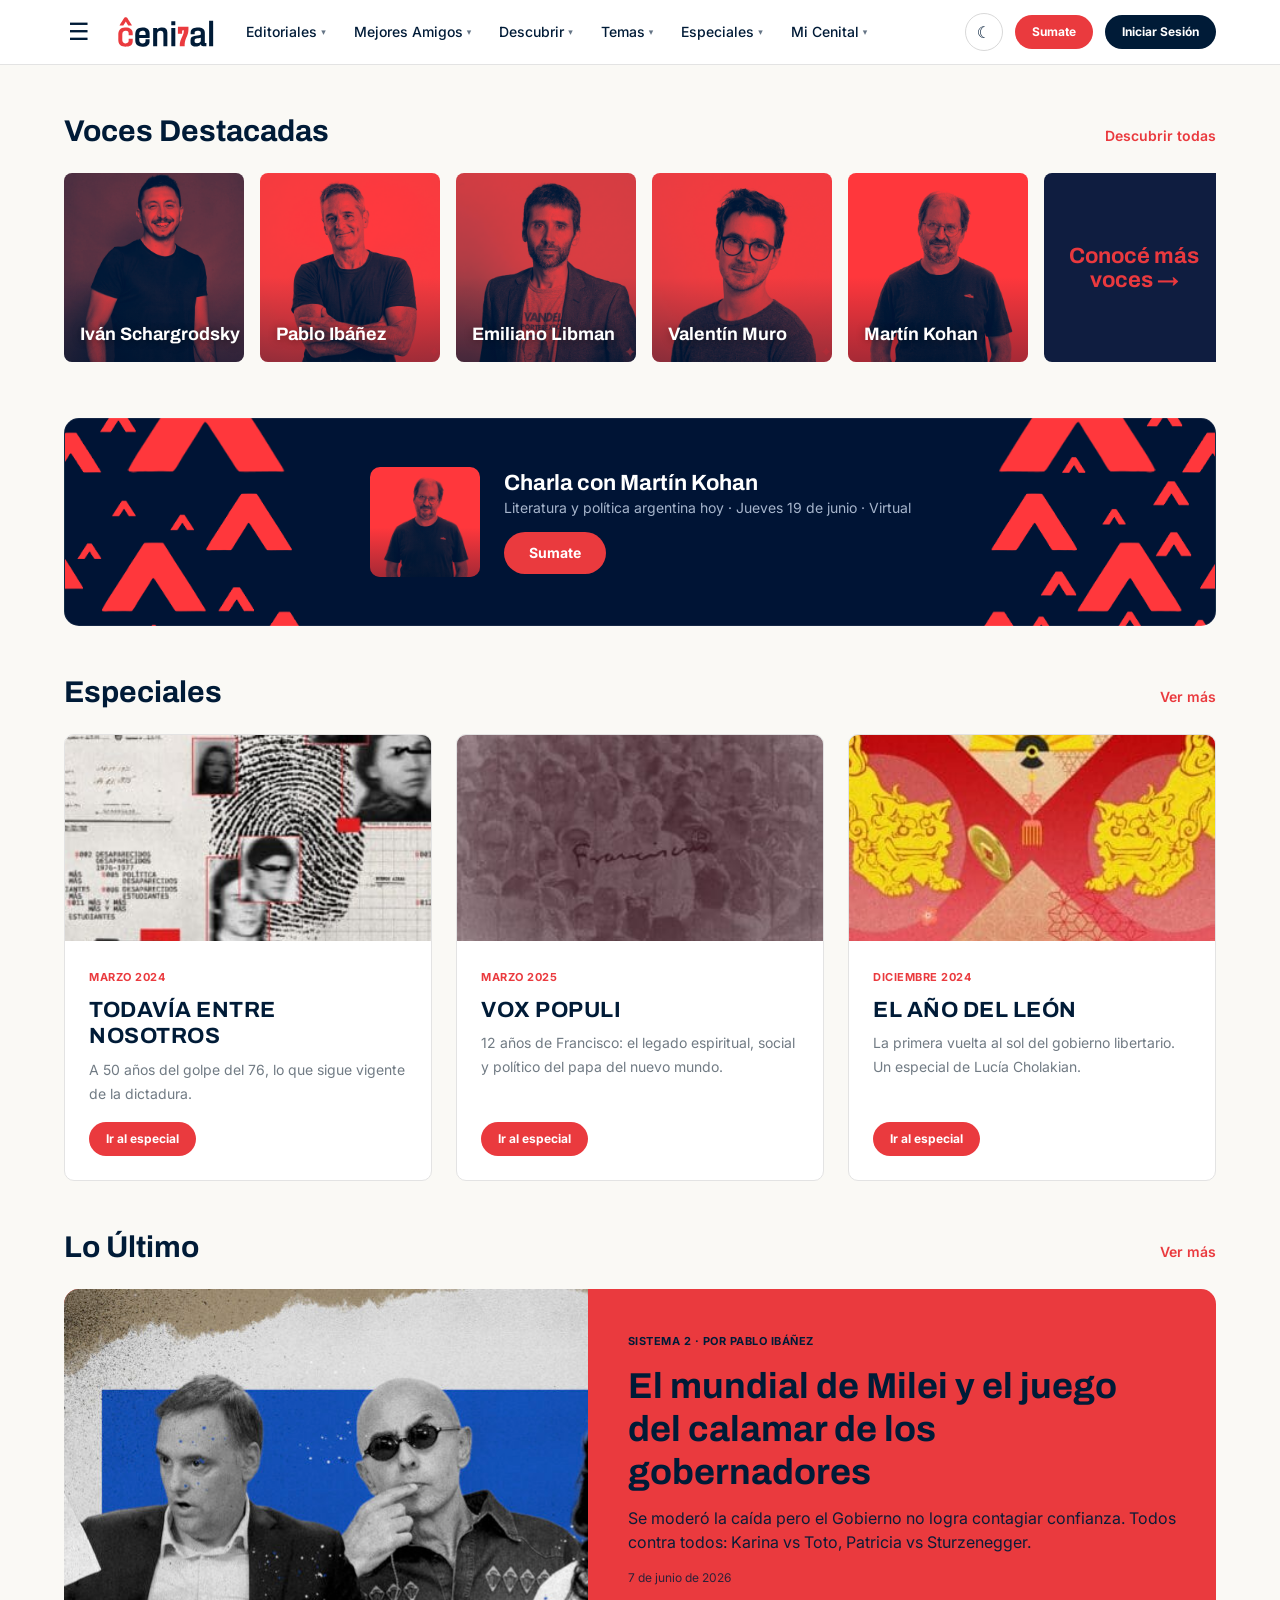
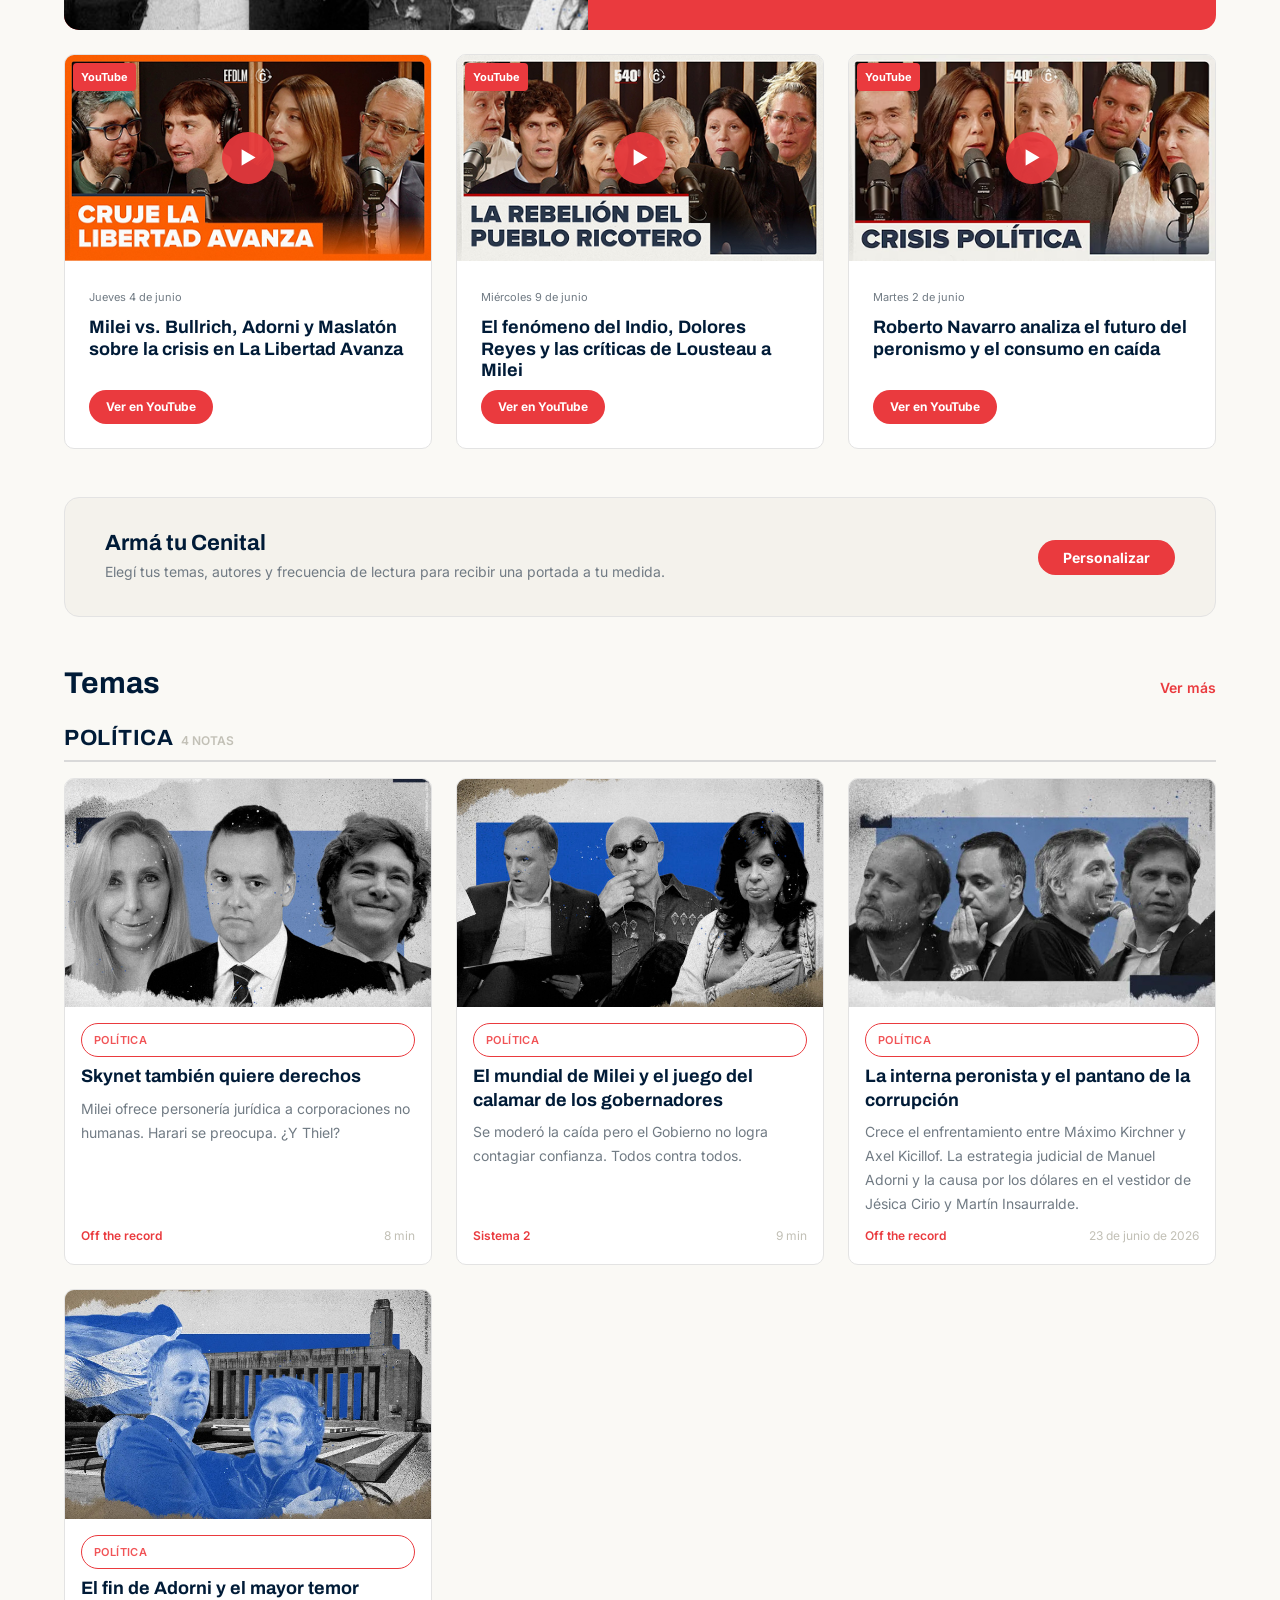
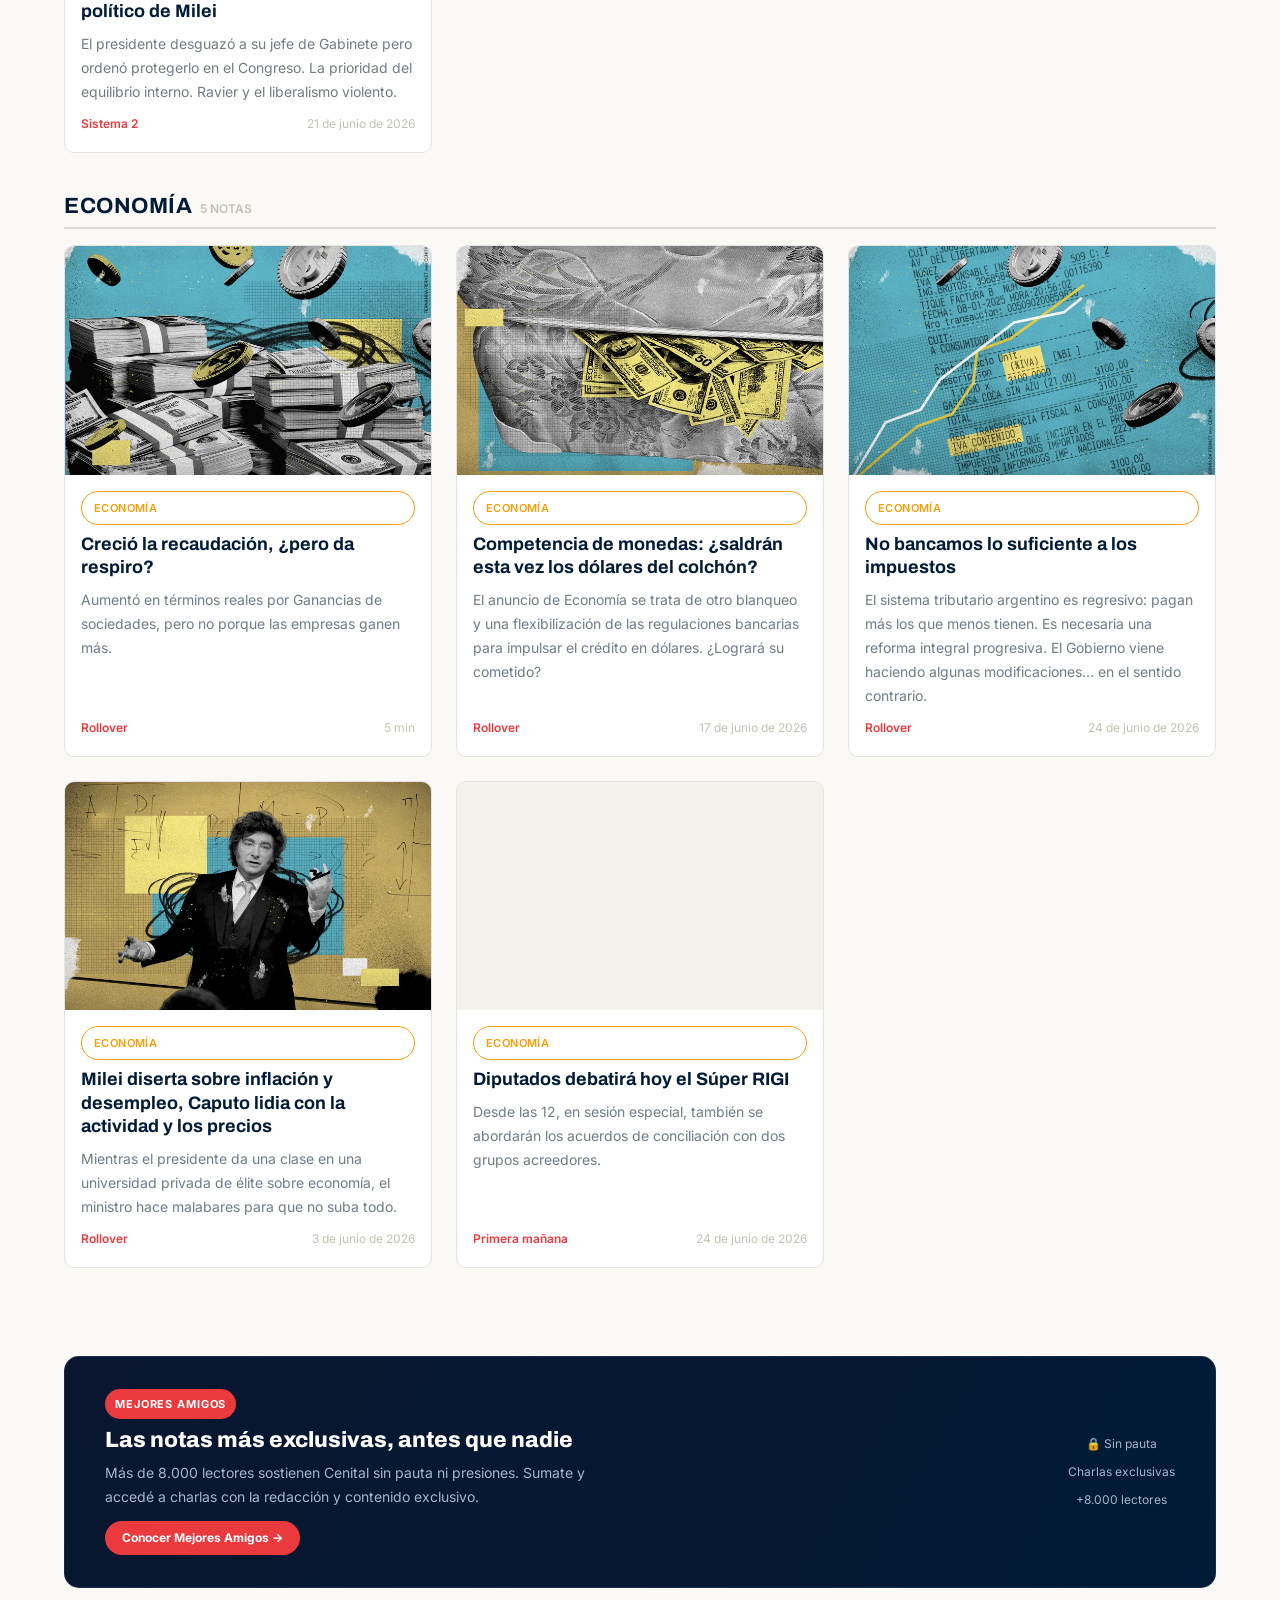
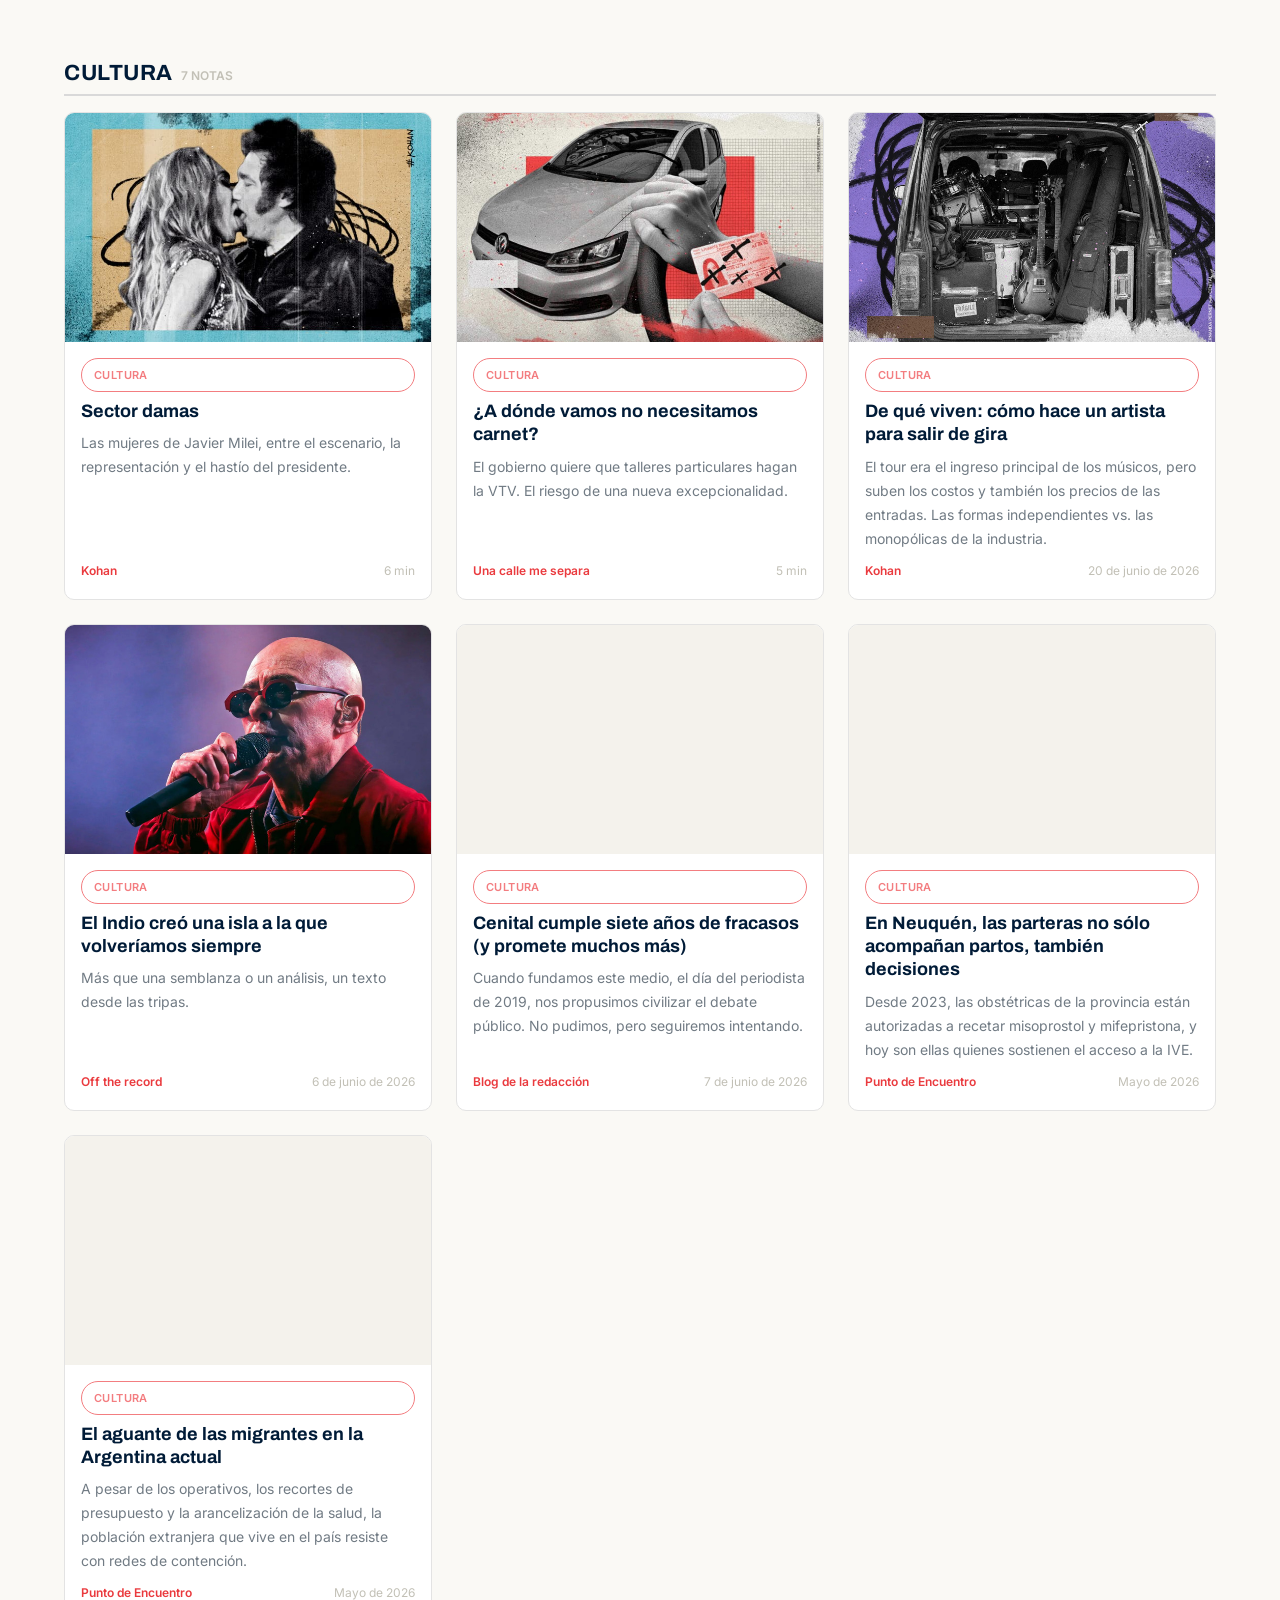
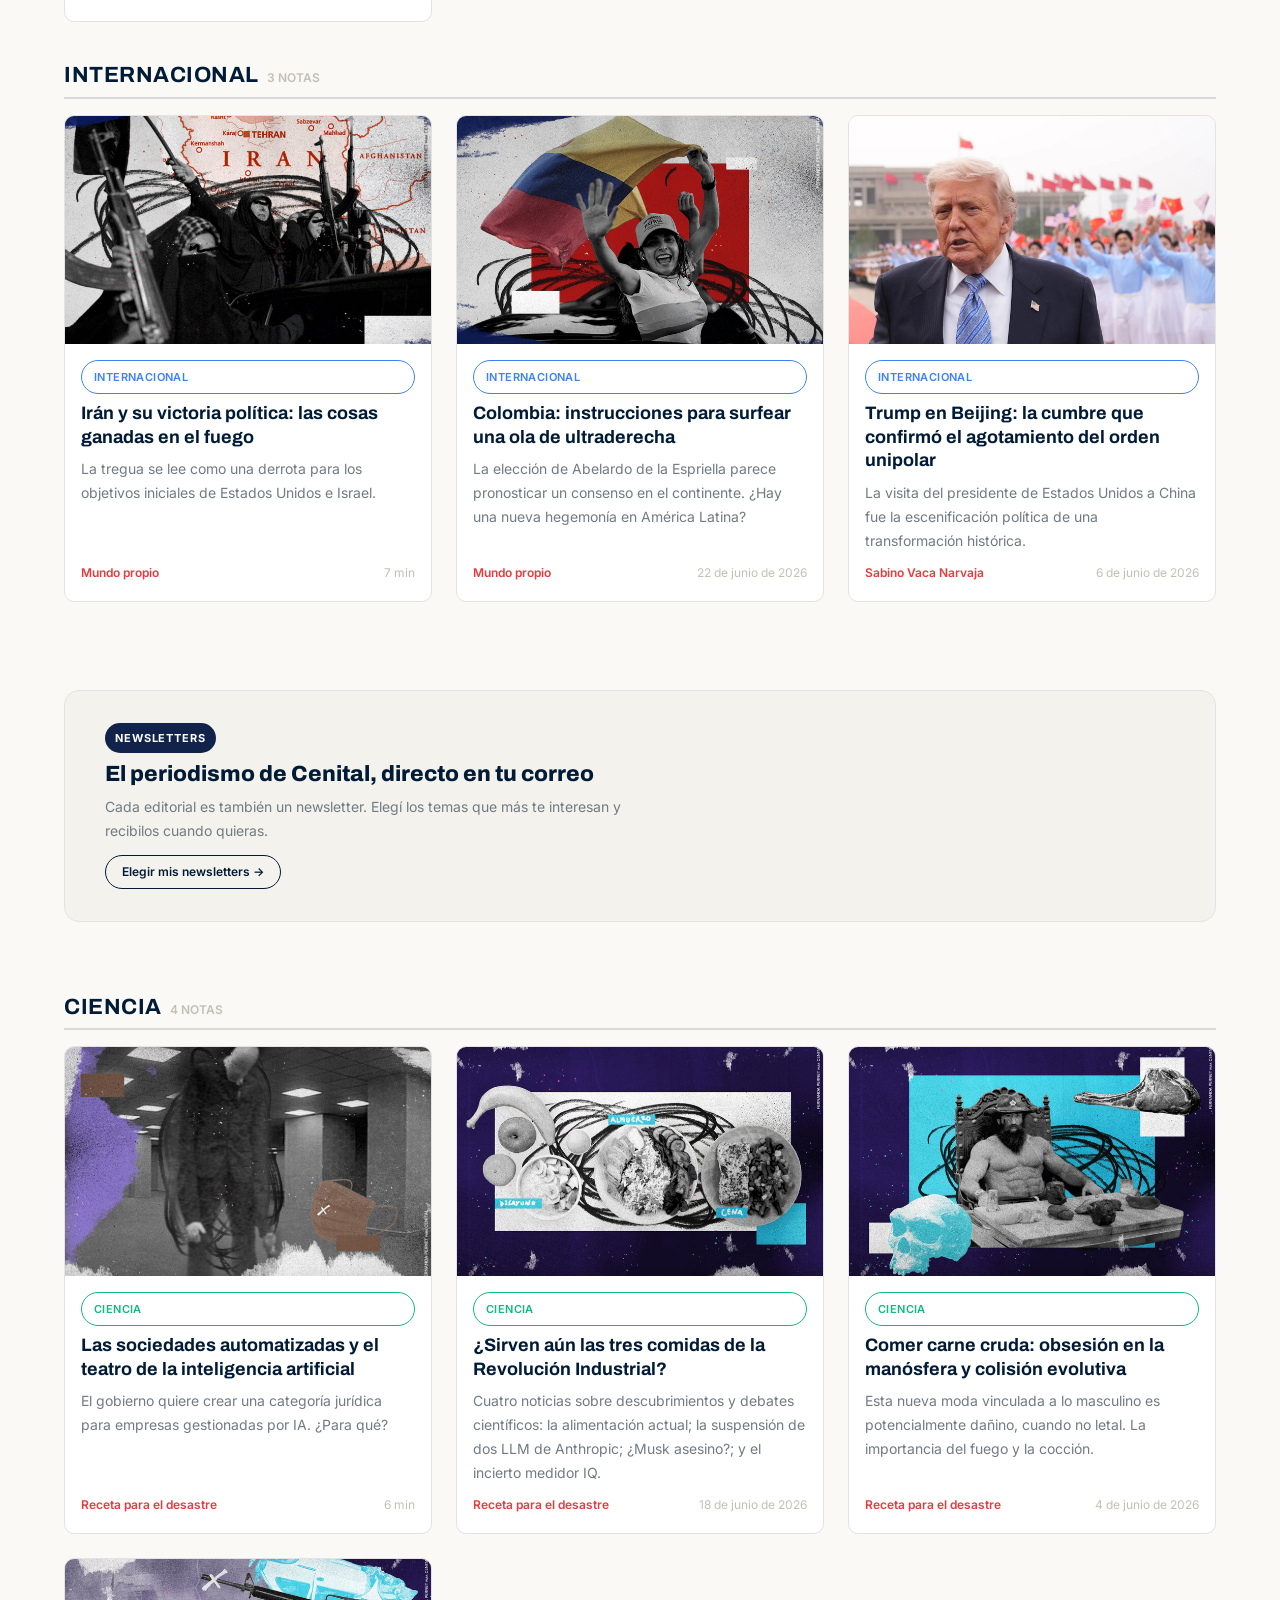
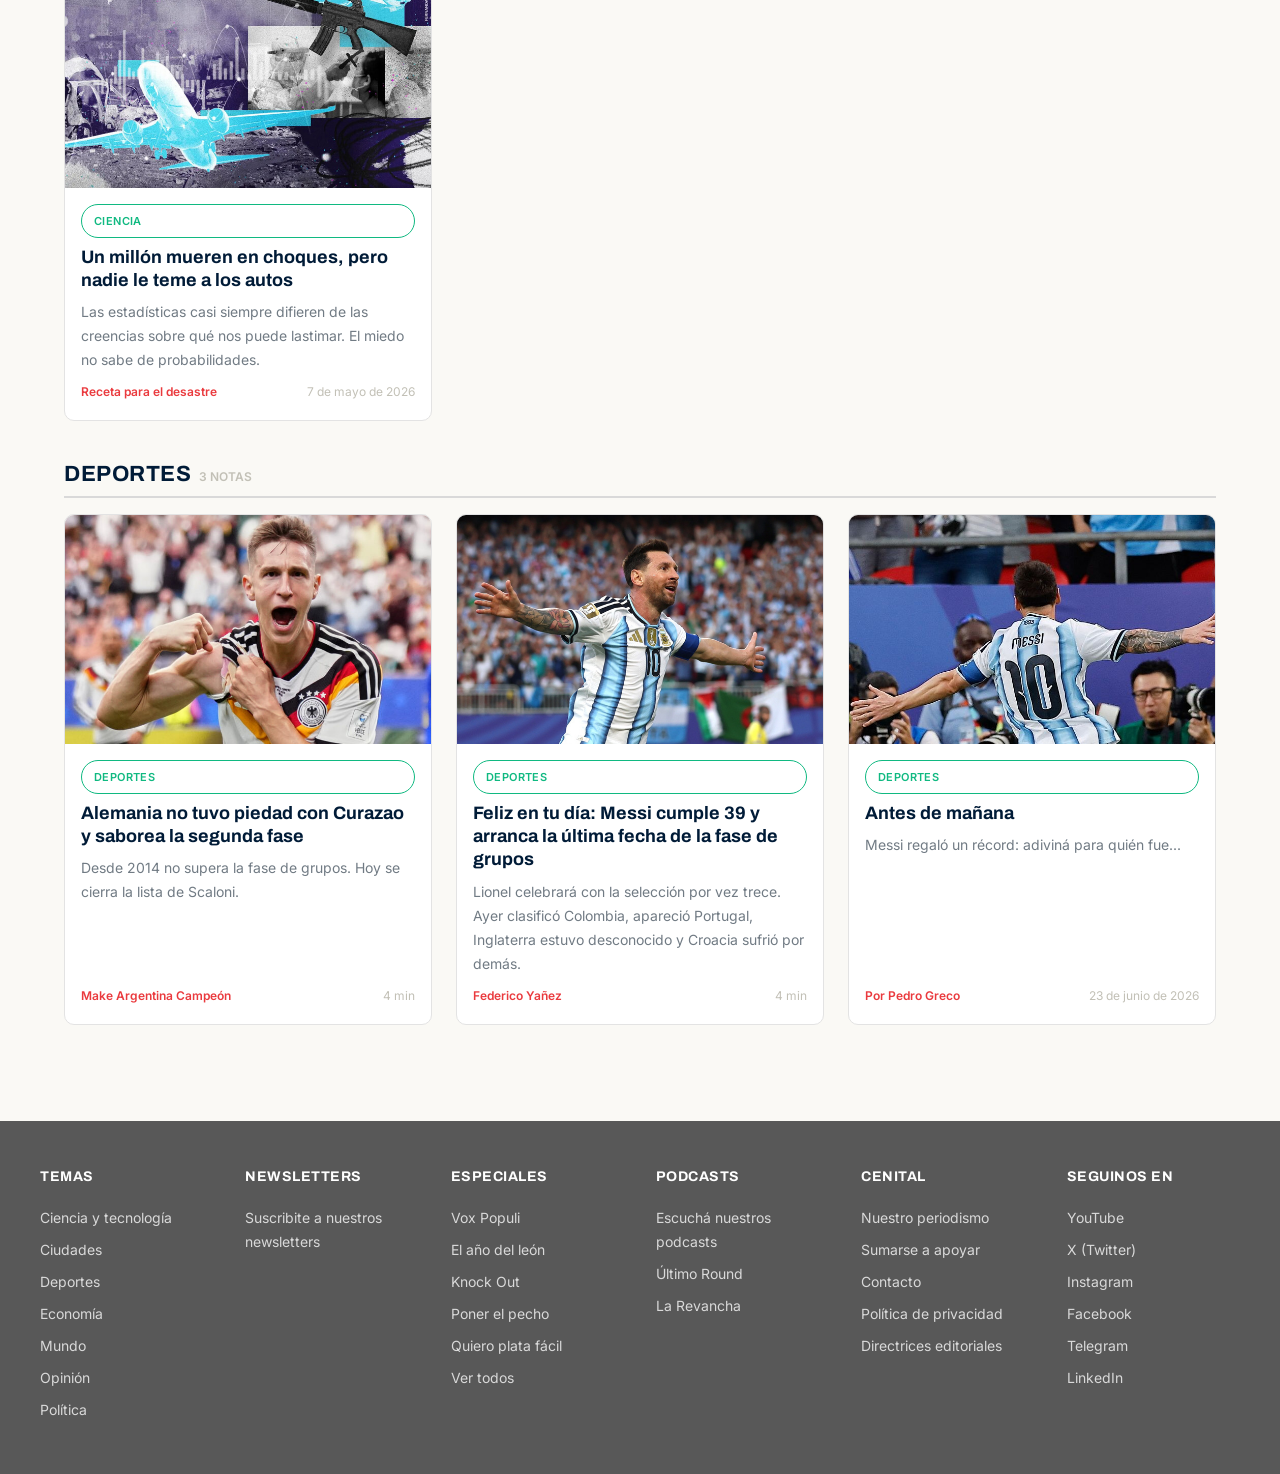
<file: index.html>
<!DOCTYPE html>
<html lang="es">
<head>
    <meta charset="UTF-8">
    <meta name="viewport" content="width=device-width, initial-scale=1.0">
    <title>Cenital — Periodismo de calidad</title>
    <script>(function(){try{var t=localStorage.getItem('cenital.theme');if(t!=='light'&&t!=='dark'){t=(window.matchMedia&&matchMedia('(prefers-color-scheme: dark)').matches)?'dark':'light';}document.documentElement.setAttribute('data-theme',t);}catch(e){}})();</script>
    <link rel="stylesheet" href="styles.css">
</head>
<body class="theme-dark" data-page="">

    <div id="site-header"></div>

    <main class="container">

        <!-- Hero personalizado: visible sólo con sesión activa, lo rellena app.js -->
        <div id="personal-hero"></div>

        <!-- Voces destacadas -->
        <section class="section" aria-labelledby="voces-title">
            <div class="section-head">
                <h2 class="section-title" id="voces-title">Voces Destacadas</h2>
                <a class="link-more" href="descubrir.html">Descubrir todas</a>
            </div>
            <div class="voices-grid" id="voices-grid"></div>
        </section>

        <!-- Banner evento (mismo diseño que Mejores Amigos) -->
        <section class="section">
            <div class="friends-event">
                <div class="chevrons"></div>
                <div class="fe-inner">
                    <div class="fe-avatar portrait photo" style="background-image:url('imagenes/Martin%20Kohan.png')" role="img" aria-label="Martín Kohan"></div>
                    <div>
                        <h3>Charla con Martín Kohan</h3>
                        <p>Literatura y política argentina hoy · Jueves 19 de junio · Virtual</p>
                        <a href="amigos.html" class="btn btn-primary">Sumate</a>
                    </div>
                </div>
            </div>
        </section>

        <!-- Especiales -->
        <section class="section" aria-labelledby="esp-title">
            <div class="section-head">
                <h2 class="section-title" id="esp-title">Especiales</h2>
                <a class="link-more" href="especiales.html">Ver más</a>
            </div>
            <div class="grid grid-3">
                <article class="card-dark">
                    <div class="card-img bg-cover" style="background-image:url('imagenes/notas/esp-24m.jpg')"></div>
                    <div class="card-body">
                        <span class="eyebrow">Marzo 2024</span>
                        <h3>Todavía entre nosotros</h3>
                        <p>A 50 años del golpe del 76, lo que sigue vigente de la dictadura.</p>
                        <a href="especial.html?id=todavia" class="btn btn-primary btn-sm">Ir al especial</a>
                    </div>
                </article>
                <article class="card-dark">
                    <div class="card-img bg-cover" style="background-image:url('imagenes/notas/esp-vox.jpg')"></div>
                    <div class="card-body">
                        <span class="eyebrow">Marzo 2025</span>
                        <h3>Vox Populi</h3>
                        <p>12 años de Francisco: el legado espiritual, social y político del papa del nuevo mundo.</p>
                        <a href="especial.html?id=vox" class="btn btn-primary btn-sm">Ir al especial</a>
                    </div>
                </article>
                <article class="card-dark">
                    <div class="card-img bg-cover" style="background-image:url('imagenes/notas/esp-leon.jpg')"></div>
                    <div class="card-body">
                        <span class="eyebrow">Diciembre 2024</span>
                        <h3>El año del león</h3>
                        <p>La primera vuelta al sol del gobierno libertario. Un especial de Lucía Cholakian.</p>
                        <a href="especial.html?id=leon" class="btn btn-primary btn-sm">Ir al especial</a>
                    </div>
                </article>
            </div>
        </section>

        <!-- Lo último -->
        <section class="section" aria-labelledby="ultimo-title">
            <div class="section-head">
                <h2 class="section-title" id="ultimo-title">Lo Último</h2>
                <a class="link-more" href="descubrir.html">Ver más</a>
            </div>

            <a class="feature-card" href="articulo.html?id=a8" style="text-decoration:none;color:inherit">
                <div class="feature-img bg-cover" style="background-image:url('imagenes/notas/nota-sistema2.jpg')"></div>
                <div class="feature-body">
                    <span class="eyebrow">Sistema 2 · por Pablo Ibáñez</span>
                    <h3>El mundial de Milei y el juego del calamar de los gobernadores</h3>
                    <p>Se moderó la caída pero el Gobierno no logra contagiar confianza. Todos contra todos: Karina vs Toto, Patricia vs Sturzenegger.</p>
                    <span class="date">7 de junio de 2026</span>
                </div>
            </a>

            <div class="grid grid-3" id="videos-grid"></div>
        </section>

        <!-- Banner personalización (contextual) -->
        <section class="section">
            <div class="perso-banner" id="perso-banner"></div>
        </section>

        <!-- Temas (personalizable) -->
        <section class="section" id="temas" aria-labelledby="temas-title">
            <div class="section-head">
                <h2 class="section-title" id="temas-title">Temas</h2>
                <a class="link-more" href="descubrir.html">Ver más</a>
            </div>
            <!-- Barra "Tus temas": señal visual de los intereses activos (rellena app.js) -->
            <div id="interests-bar"></div>
            <div class="temas-groups" id="temas-grid"></div>
        </section>

    </main>

    <div id="site-footer"></div>

    <script src="data.js"></script>
    <script src="app.js"></script>
    <script>
        document.addEventListener("DOMContentLoaded", function () {
            // Voces destacadas con fotos reales
            var vg = document.getElementById("voices-grid");
            if (vg) {
                vg.innerHTML = window.CENITAL_DATA.VOICES.slice(0, 5).map(function (v) {
                    var bg = v.image ? ' style="background-image:url(\'' + v.image + '\')"' : '';
                    var cls = v.image ? 'voice-card portrait photo' : 'voice-card portrait';
                    return '<a class="' + cls + '" href="editoriales.html"' + bg + '>' +
                        (v.image ? '' : '<span class="initials">' + window.Cenital.initials(v.name) + '</span>') +
                        '<span class="voice-name">' + v.name + '</span></a>';
                }).join("") +
                '<a class="voice-card more" href="descubrir.html">Conocé más voces &rarr;</a>';
            }

            // Render de la fila de videos (Lo último)
            var grid = document.getElementById("videos-grid");
            if (!grid) return;
            grid.innerHTML = window.CENITAL_DATA.VIDEOS.map(function (v) {
                var thumb = v.image
                    ? 'class="thumb bg-cover" style="background-image:url(\'' + v.image + '\')"'
                    : 'class="thumb img-mono"';
                return '<article class="video-card">' +
                    '<div ' + thumb + '><span class="badge">YouTube</span><span class="play">&#9654;</span></div>' +
                    '<div class="card-body"><span class="date">' + v.date + '</span>' +
                    '<h4>' + v.title + '</h4>' +
                    '<a href="#" class="btn btn-primary btn-sm">Ver en YouTube</a></div>' +
                    '</article>';
            }).join("");
        });
    </script>
</body>
</html>
</file>
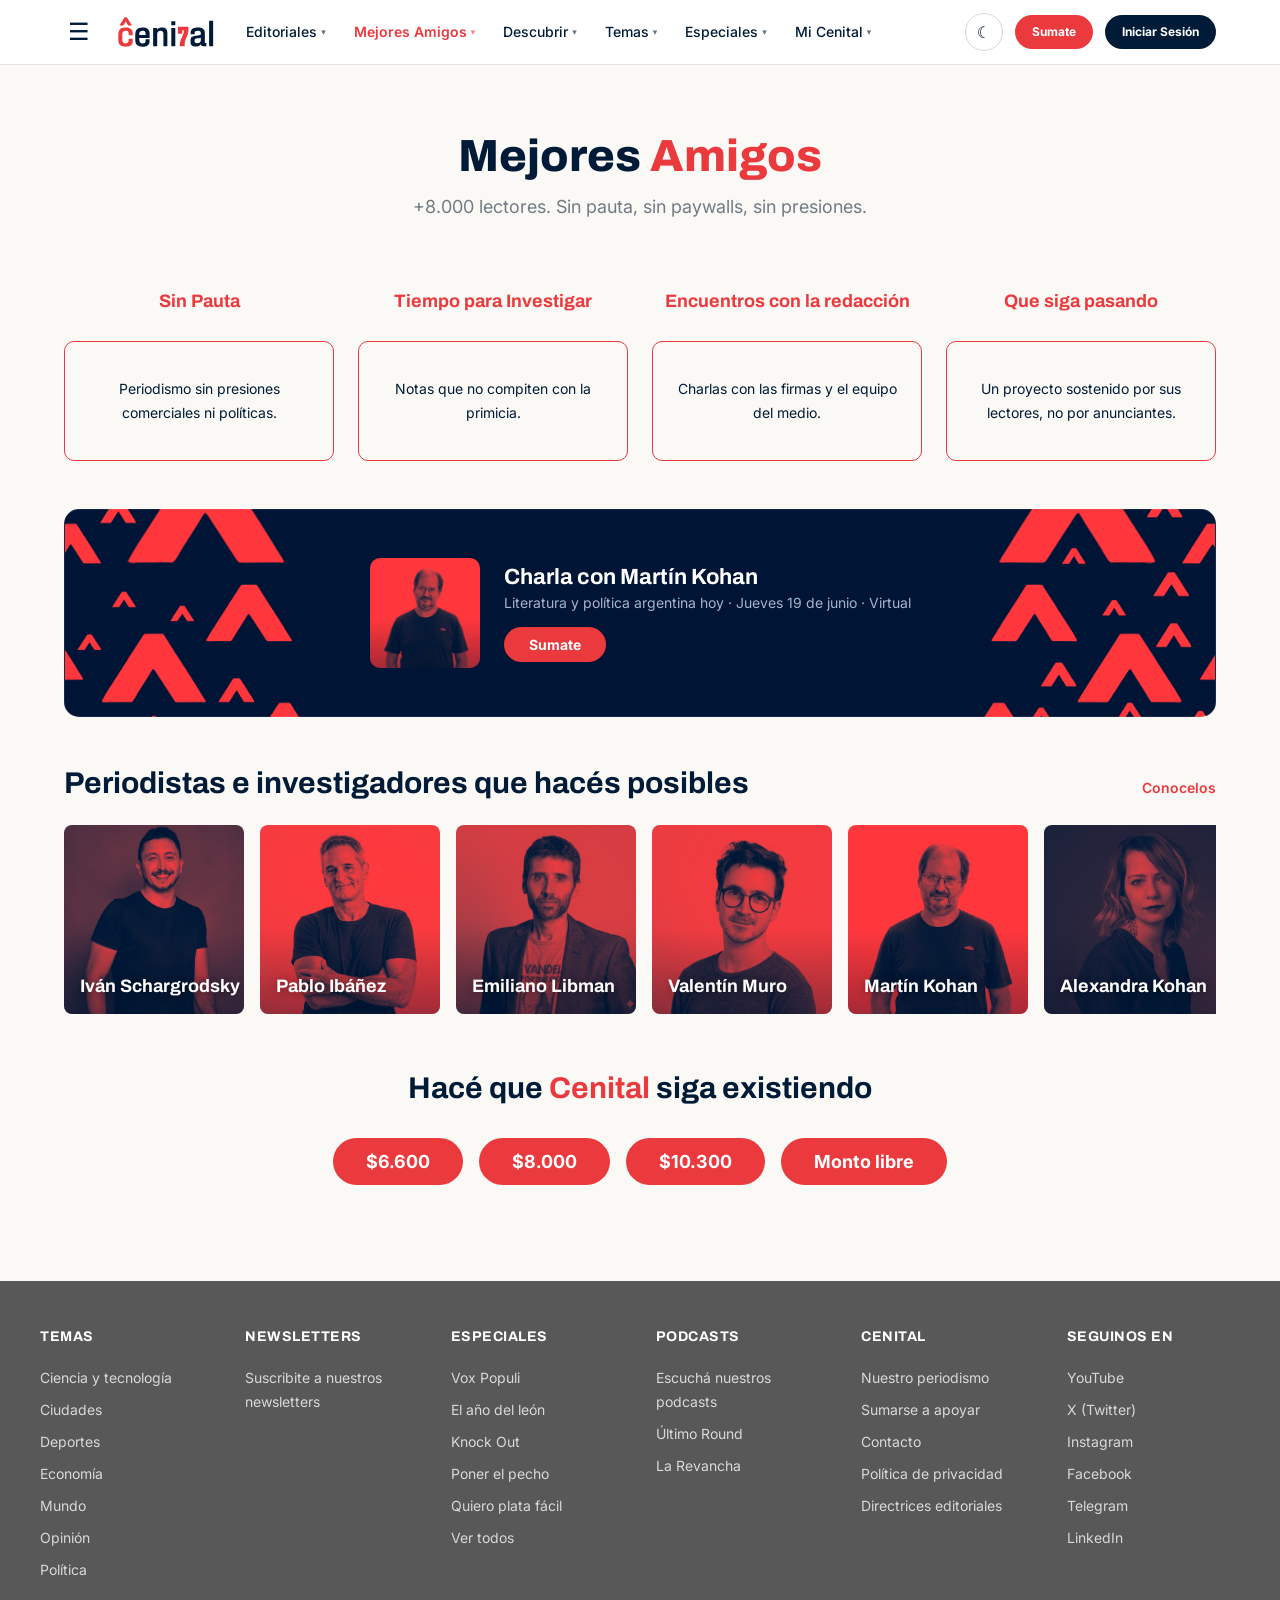
<file: amigos.html>
<!DOCTYPE html>
<html lang="es">
<head>
    <meta charset="UTF-8">
    <meta name="viewport" content="width=device-width, initial-scale=1.0">
    <title>Mejores Amigos — Cenital</title>
    <script>(function(){try{var t=localStorage.getItem('cenital.theme');if(t!=='light'&&t!=='dark'){t=(window.matchMedia&&matchMedia('(prefers-color-scheme: dark)').matches)?'dark':'light';}document.documentElement.setAttribute('data-theme',t);}catch(e){}})();</script>
    <link rel="stylesheet" href="styles.css">
</head>
<body data-page="amigos">

    <div id="site-header"></div>

    <main class="container">

        <section class="hero">
            <h1>Mejores <span class="accent">Amigos</span></h1>
            <p class="lead">+8.000 lectores. Sin pauta, sin paywalls, sin presiones.</p>
            <div id="member-status" style="margin-top:var(--space-16)"></div>
        </section>

        <!-- Pilares -->
        <section class="section" style="padding-top:0">
            <div class="pillars-grid">
                <div class="pillar">
                    <h3>Sin Pauta</h3>
                    <div class="pillar-box">Periodismo sin presiones comerciales ni políticas.</div>
                </div>
                <div class="pillar">
                    <h3>Tiempo para Investigar</h3>
                    <div class="pillar-box">Notas que no compiten con la primicia.</div>
                </div>
                <div class="pillar">
                    <h3>Encuentros con la redacción</h3>
                    <div class="pillar-box">Charlas con las firmas y el equipo del medio.</div>
                </div>
                <div class="pillar">
                    <h3>Que siga pasando</h3>
                    <div class="pillar-box">Un proyecto sostenido por sus lectores, no por anunciantes.</div>
                </div>
            </div>
        </section>

        <!-- Evento destacado -->
        <section class="section">
            <div class="friends-event">
                <div class="chevrons"></div>
                <div class="fe-inner">
                    <div class="fe-avatar portrait photo" style="background-image:url('imagenes/Martin%20Kohan.png')" role="img" aria-label="Martín Kohan"></div>
                    <div>
                        <h3>Charla con Martín Kohan</h3>
                        <p>Literatura y política argentina hoy · Jueves 19 de junio · Virtual</p>
                        <button type="button" class="btn btn-primary" data-join>Sumate</button>
                    </div>
                </div>
            </div>
        </section>

        <!-- Periodistas e investigadores que sostienen los lectores -->
        <section class="section" aria-labelledby="firmas-title">
            <div class="section-head">
                <h2 class="section-title" id="firmas-title">Periodistas e investigadores que hacés posibles</h2>
                <a class="link-more" href="descubrir.html">Conocelos</a>
            </div>
            <div class="voices-grid" id="amigos-voices"></div>
        </section>

        <!-- Aporte -->
        <section class="section" style="text-align:center">
            <h2 class="section-title" style="margin-bottom:var(--space-32)">Hacé que <span class="accent">Cenital</span> siga existiendo</h2>
            <div class="support-amounts">
                <button class="btn btn-primary btn-amount" data-join data-amount="6600">$6.600</button>
                <button class="btn btn-primary btn-amount" data-join data-amount="8000">$8.000</button>
                <button class="btn btn-primary btn-amount" data-join data-amount="10300">$10.300</button>
                <button class="btn btn-primary btn-amount" data-join data-amount="custom">Monto libre</button>
            </div>
        </section>

    </main>

    <div id="site-footer"></div>

    <!-- Overlay de pago para unirse a Mejores Amigos -->
    <div class="modal-overlay" id="join-modal" role="dialog" aria-modal="true" aria-labelledby="join-title">
        <div class="modal">
            <div class="modal-head">
                <h2 id="join-title">Unite a Mejores Amigos</h2>
                <button class="modal-close" type="button" data-modal-close aria-label="Cerrar">&times;</button>
            </div>

            <!-- Estado: requiere iniciar sesión -->
            <div class="modal-state" data-state="gate">
                <p class="modal-sub">Para sumarte a Mejores Amigos necesitás tener una cuenta e iniciar sesión.</p>
                <div class="gate-actions">
                    <a href="login.html" class="btn btn-primary btn-block btn-lg">Iniciar sesión</a>
                    <a href="crear-cuenta.html" class="btn btn-ghost-light btn-block">Crear una cuenta</a>
                </div>
            </div>

            <!-- Estado: formulario de pago -->
            <form class="modal-state" data-state="pay" id="pay-form" novalidate>
                <p class="modal-sub">Elegí tu aporte mensual y completá los datos de pago para unirte.</p>

                <span class="modal-section-label">Monto mensual</span>
                <div class="amount-options" id="modal-amounts">
                    <button type="button" class="amount-opt" data-amount="6600">$6.600</button>
                    <button type="button" class="amount-opt" data-amount="8000">$8.000</button>
                    <button type="button" class="amount-opt" data-amount="10300">$10.300</button>
                    <button type="button" class="amount-opt" data-amount="custom">Otro</button>
                </div>

                <div class="field" id="custom-wrap" style="display:none">
                    <label for="custom-amount">Monto libre (ARS)</label>
                    <input class="input" type="number" id="custom-amount" min="500" step="100" placeholder="Ej: 15000">
                    <span class="field-error">Ingresá un monto válido (mínimo $500).</span>
                </div>

                <div class="field" id="f-name">
                    <label for="card-name">Nombre en la tarjeta</label>
                    <input class="input" id="card-name" autocomplete="cc-name">
                    <span class="field-error">Ingresá el nombre que figura en la tarjeta.</span>
                </div>

                <div class="field" id="f-number">
                    <label for="card-number">Número de tarjeta</label>
                    <input class="input" id="card-number" inputmode="numeric" placeholder="0000 0000 0000 0000" autocomplete="cc-number" maxlength="19">
                    <span class="field-error">Ingresá los 16 dígitos de la tarjeta.</span>
                </div>

                <div class="form-row">
                    <div class="field" id="f-exp">
                        <label for="card-exp">Vencimiento</label>
                        <input class="input" id="card-exp" placeholder="MM/AA" maxlength="5" autocomplete="cc-exp">
                        <span class="field-error">Formato MM/AA.</span>
                    </div>
                    <div class="field" id="f-cvc">
                        <label for="card-cvc">CVC</label>
                        <input class="input" id="card-cvc" inputmode="numeric" placeholder="123" maxlength="4" autocomplete="cc-csc">
                        <span class="field-error">3 o 4 dígitos.</span>
                    </div>
                </div>

                <button type="submit" class="btn btn-primary btn-block btn-lg" id="pay-submit">Pagar y unirme</button>
            </form>

            <!-- Estado: éxito -->
            <div class="modal-state" data-state="success">
                <div class="pay-success">
                    <div class="check">&check;</div>
                    <h2>¡Ya sos Mejor Amigo!</h2>
                    <p id="success-detail">Gracias por tu aporte.</p>
                    <button type="button" class="btn btn-primary" data-modal-close>Listo</button>
                </div>
            </div>
        </div>
    </div>

    <script src="data.js"></script>
    <script src="app.js"></script>
    <script>
        document.addEventListener("DOMContentLoaded", function () {
            var Auth = window.Cenital.Auth;
            var modal = document.getElementById("join-modal");

            // Carrusel de periodistas/investigadores (Voces de Cenital).
            // Reutiliza el estilo del carrusel de la home para scroll fluido en mobile.
            var av = document.getElementById("amigos-voices");
            if (av && window.CENITAL_DATA) {
                av.innerHTML = window.CENITAL_DATA.VOICES.map(function (v) {
                    var bg = v.image ? ' style="background-image:url(\'' + v.image + '\')"' : '';
                    var cls = v.image ? 'voice-card portrait photo' : 'voice-card portrait';
                    return '<a class="' + cls + '" href="editoriales.html"' + bg + '>' +
                        (v.image ? '' : '<span class="initials">' + window.Cenital.initials(v.name) + '</span>') +
                        '<span class="voice-name">' + v.name + '</span></a>';
                }).join("") +
                '<a class="voice-card more" href="descubrir.html">Conocé más voces &rarr;</a>';
            }
            var selectedAmount = 8000; // aporte sugerido por defecto

            function showState(name) {
                modal.querySelectorAll(".modal-state").forEach(function (s) {
                    s.classList.toggle("active", s.dataset.state === name);
                });
            }
            function openModal() { modal.classList.add("open"); }
            function closeModal() { modal.classList.remove("open"); }

            function selectAmount(value) {
                selectedAmount = value;
                modal.querySelectorAll(".amount-opt").forEach(function (b) {
                    b.setAttribute("aria-pressed", String(b.dataset.amount === String(value) ||
                        (value === "custom" && b.dataset.amount === "custom")));
                });
                document.getElementById("custom-wrap").style.display = (value === "custom") ? "block" : "none";
            }

            // Abrir: requiere sesión. Si no, mostramos el estado "gate".
            function join(amountData) {
                if (!Auth.isLoggedIn()) {
                    showState("gate");
                    openModal();
                    return;
                }
                showState("pay");
                if (amountData === "custom") selectAmount("custom");
                else selectAmount(amountData ? Number(amountData) : 8000);
                openModal();
            }

            document.querySelectorAll("[data-join]").forEach(function (btn) {
                btn.addEventListener("click", function () { join(btn.dataset.amount); });
            });
            modal.querySelectorAll("[data-modal-close]").forEach(function (b) {
                b.addEventListener("click", closeModal);
            });
            modal.addEventListener("click", function (e) { if (e.target === modal) closeModal(); });
            document.addEventListener("keydown", function (e) { if (e.key === "Escape") closeModal(); });

            modal.querySelectorAll(".amount-opt").forEach(function (b) {
                b.addEventListener("click", function () {
                    selectAmount(b.dataset.amount === "custom" ? "custom" : Number(b.dataset.amount));
                });
            });

            /* ---- Validación y pago simulado ---- */
            var form = document.getElementById("pay-form");
            function setErr(id, on) { document.getElementById(id).classList.toggle("has-error", on); }

            form.addEventListener("submit", function (e) {
                e.preventDefault();
                var number = document.getElementById("card-number").value.replace(/\s+/g, "");
                var name = document.getElementById("card-name").value.trim();
                var exp = document.getElementById("card-exp").value.trim();
                var cvc = document.getElementById("card-cvc").value.trim();

                var amountValue = selectedAmount;
                var customOk = true;
                if (selectedAmount === "custom") {
                    amountValue = parseInt(document.getElementById("custom-amount").value, 10);
                    customOk = amountValue >= 500;
                    setErr("custom-wrap", !customOk);
                }

                var checks = {
                    "f-name": name.length > 1,
                    "f-number": /^\d{16}$/.test(number),
                    "f-exp": /^(0[1-9]|1[0-2])\/\d{2}$/.test(exp),
                    "f-cvc": /^\d{3,4}$/.test(cvc)
                };
                Object.keys(checks).forEach(function (id) { setErr(id, !checks[id]); });

                var ok = customOk && Object.keys(checks).every(function (id) { return checks[id]; });
                if (!ok) return;

                var btn = document.getElementById("pay-submit");
                btn.classList.add("is-loading");
                setTimeout(function () {
                    btn.classList.remove("is-loading");
                    localStorage.setItem("cenital.member", JSON.stringify({ amount: amountValue, since: new Date().toISOString() }));
                    document.getElementById("success-detail").textContent =
                        "Tu aporte mensual de $" + Number(amountValue).toLocaleString("es-AR") + " quedó confirmado.";
                    showState("success");
                    renderMemberStatus();
                }, 900);
            });

            // Formateo suave del número de tarjeta (grupos de 4)
            document.getElementById("card-number").addEventListener("input", function (e) {
                var v = e.target.value.replace(/\D/g, "").slice(0, 16);
                e.target.value = v.replace(/(.{4})/g, "$1 ").trim();
            });
            document.getElementById("card-exp").addEventListener("input", function (e) {
                var v = e.target.value.replace(/\D/g, "").slice(0, 4);
                e.target.value = v.length > 2 ? v.slice(0, 2) + "/" + v.slice(2) : v;
            });

            /* ---- Estado de socio en la página ---- */
            function getMember() {
                try { return JSON.parse(localStorage.getItem("cenital.member")); } catch (e) { return null; }
            }
            function renderMemberStatus() {
                var m = getMember();
                var box = document.getElementById("member-status");
                if (m && Auth.isLoggedIn()) {
                    box.innerHTML = '<span class="member-badge">&check; Ya sos Mejor Amigo · $' +
                        Number(m.amount).toLocaleString("es-AR") + '/mes</span>';
                } else {
                    box.innerHTML = "";
                }
            }
            renderMemberStatus();
        });
    </script>
</body>
</html>
</file>
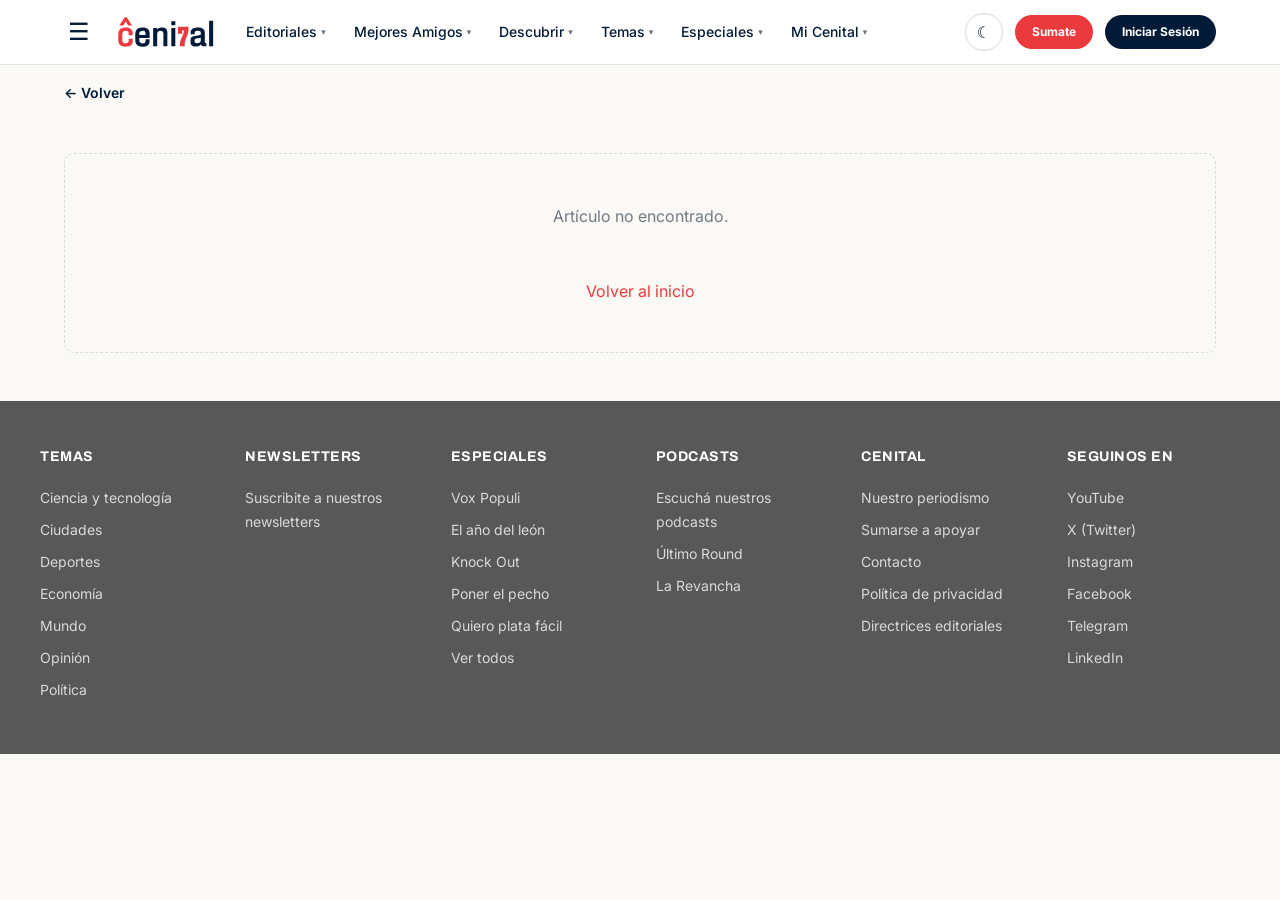
<file: articulo.html>
<!DOCTYPE html>
<html lang="es">
<head>
    <meta charset="UTF-8">
    <meta name="viewport" content="width=device-width, initial-scale=1.0">
    <title>Artículo — Cenital</title>
    <script>(function(){try{var t=localStorage.getItem('cenital.theme');if(t!=='light'&&t!=='dark'){t=(window.matchMedia&&matchMedia('(prefers-color-scheme: dark)').matches)?'dark':'light';}document.documentElement.setAttribute('data-theme',t);}catch(e){}})();</script>
    <link rel="stylesheet" href="styles.css">
</head>
<body data-page="articulo">

    <div id="site-header"></div>

    <main class="container" id="article-root">
        <a href="javascript:history.back()" class="back-link">&larr; Volver</a>
        <div id="article-content"></div>
    </main>

    <div id="site-footer"></div>

    <script src="data.js"></script>
    <script src="app.js"></script>
    <script>
    document.addEventListener("DOMContentLoaded", function () {
        try {
            var D = window.CENITAL_DATA;
            if (!D) { document.getElementById("article-content").innerHTML = '<p>Error: no se cargó data.js</p>'; return; }

            var params = new URLSearchParams(window.location.search);
            var id = params.get("id");
            var article = null;
            for (var i = 0; i < D.ARTICLES.length; i++) {
                if (D.ARTICLES[i].id === id) { article = D.ARTICLES[i]; break; }
            }

            var root = document.getElementById("article-content");

            if (!article) {
                root.innerHTML = '<div class="placeholder-panel" style="margin-top:2rem">Artículo no encontrado. <a href="index.html" style="color:var(--text-link)">Volver al inicio</a></div>';
                return;
            }

            document.title = article.title + " — Cenital";

            var heroImg = article.image
                ? '<div class="article-hero-img bg-cover" style="background-image:url(\'' + article.image + '\')"></div>'
                : '<div class="article-hero-img img-mono"></div>';

            var voice = D.voiceById(article.author);
            var authorHtml = '';
            if (voice) {
                var photoHtml = voice.image
                    ? '<div class="art-author-photo portrait photo" style="background-image:url(\'' + voice.image + '\')" role="img" aria-label="' + voice.name + '"></div>'
                    : '<div class="art-author-photo portrait"><span class="initials">' + window.Cenital.initials(voice.name) + '</span></div>';
                authorHtml = '<div class="article-author">' + photoHtml +
                    '<div><span class="art-author-name">' + voice.name + '</span>' +
                    '<span class="art-author-role">' + voice.role + '</span></div></div>';
            } else if (article.author) {
                authorHtml = '<div class="article-author"><div><span class="art-author-name">' + article.author + '</span></div></div>';
            }

            var bodyHtml;
            if (article.content) {
                // Dividir por líneas en blanco (con o sin espacios entre medio)
                var paragraphs = article.content.split(/\n[\s]*\n/);
                bodyHtml = paragraphs.map(function(p) {
                    var trimmed = p.trim();
                    return trimmed ? '<p>' + trimmed + '</p>' : '';
                }).join('');
            } else {
                bodyHtml = '<div class="article-placeholder">' +
                    '<p>El contenido de este artículo todavía no está cargado.</p>' +
                    '<p>Abrí <strong>data.js</strong>, buscá <code>id: "' + article.id + '"</code> y agregá un campo <code>content</code> con el texto completo.</p>' +
                    '<pre><code>content: `Primer párrafo.\n\nSegundo párrafo.`</code></pre>' +
                    '</div>';
            }

            root.innerHTML =
                '<article class="article-layout">' +
                    heroImg +
                    '<div class="article-meta-top">' +
                        '<span class="tag tag-cat-' + article.category + '">' + D.categoryLabel(article.category) + '</span>' +
                        '<span class="article-newsletter">' + article.newsletter + '</span>' +
                        '<span class="article-date">' + (article.readingTime || '') + '</span>' +
                    '</div>' +
                    '<h1 class="article-title">' + article.title + '</h1>' +
                    '<p class="article-excerpt">' + article.excerpt + '</p>' +
                    authorHtml +
                    '<hr class="article-divider">' +
                    '<div class="article-body">' + bodyHtml + '</div>' +
                '</article>';

            var related = D.ARTICLES.filter(function(a) {
                return a.id !== article.id && a.category === article.category;
            }).slice(0, 3);

            if (related.length) {
                var cards = related.map(function(a) {
                    var imgAttr = a.image
                        ? 'class="card-img bg-cover" style="background-image:url(\'' + a.image + '\')"'
                        : 'class="card-img img-mono"';
                    return '<a class="article-card" href="articulo.html?id=' + a.id + '">' +
                        '<div ' + imgAttr + '></div>' +
                        '<div class="card-body">' +
                            '<span class="tag tag-cat-' + a.category + '">' + D.categoryLabel(a.category) + '</span>' +
                            '<h3>' + a.title + '</h3>' +
                            '<p class="excerpt">' + a.excerpt + '</p>' +
                            '<div class="meta"><span class="newsletter-name">' + a.newsletter + '</span>' +
                            '<span>' + (a.readingTime || '') + '</span></div>' +
                        '</div></a>';
                }).join('');

                document.getElementById("article-root").insertAdjacentHTML("beforeend",
                    '<section class="section" style="margin-top:3rem">' +
                        '<div class="section-head"><h2 class="section-title">También te puede interesar</h2></div>' +
                        '<div class="articles-grid">' + cards + '</div>' +
                    '</section>');
            }

        } catch(e) {
            document.getElementById("article-content").innerHTML = '<p style="color:red">Error: ' + e.message + '</p>';
        }
    });
    </script>
</body>
</html>
</file>
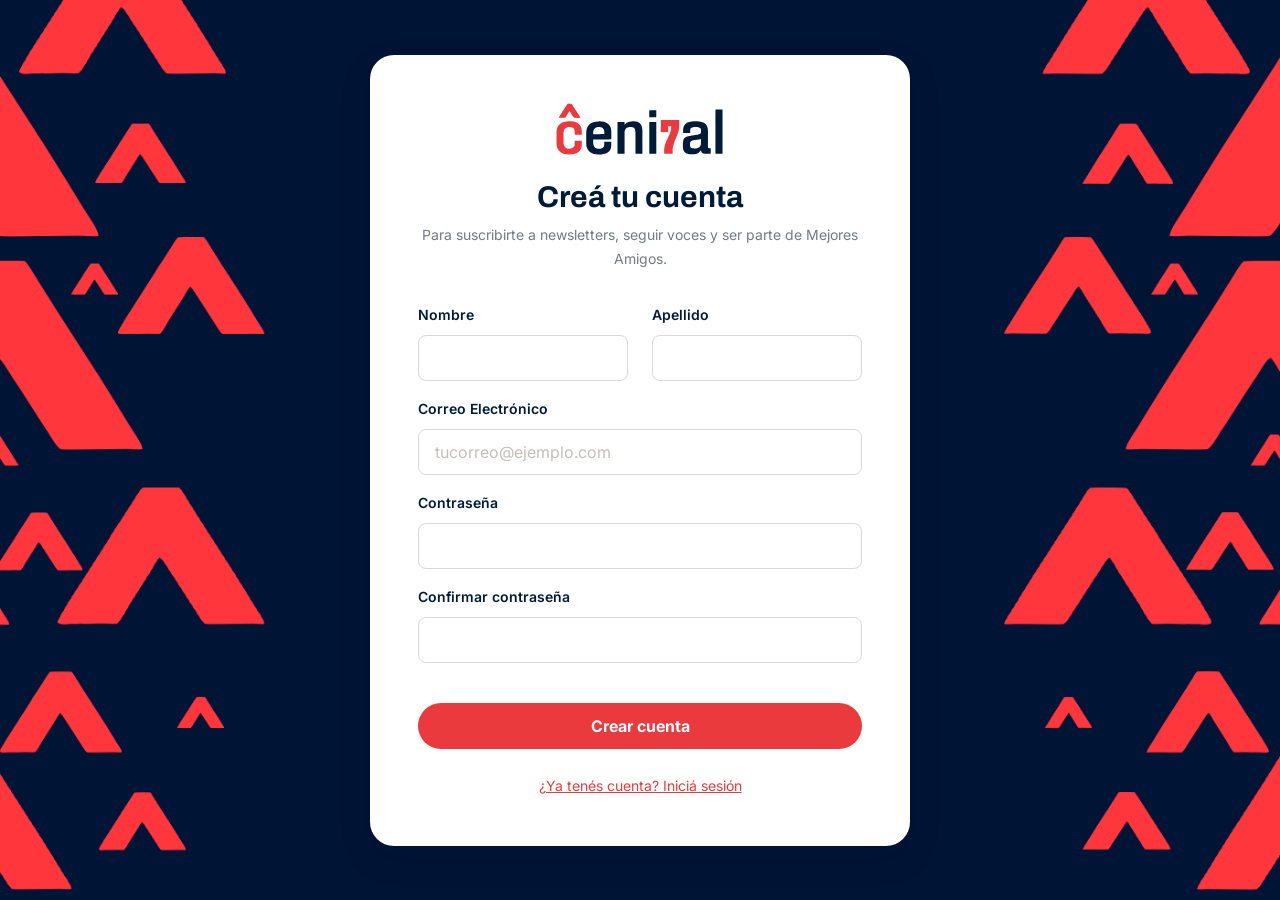
<file: crear-cuenta.html>
<!DOCTYPE html>
<html lang="es">
<head>
    <meta charset="UTF-8">
    <meta name="viewport" content="width=device-width, initial-scale=1.0">
    <title>Creá tu cuenta — Cenital</title>
    <script>document.documentElement.setAttribute('data-theme','light');</script>
    <link rel="stylesheet" href="styles.css">
</head>
<body class="auth-page">

    <main class="auth-card">
        <a href="index.html" class="logo auth-logo" aria-label="Cenital, inicio">
            <img src="imagenes/Cenital.svg" alt="Cenital">
        </a>
        <h1>Creá tu cuenta</h1>
        <p class="auth-sub">Para suscribirte a newsletters, seguir voces y ser parte de Mejores Amigos.</p>

        <form id="signup-form" novalidate>
            <div class="form-alert" id="form-alert" role="alert"></div>

            <div class="form-row">
                <div class="field" id="field-first">
                    <label for="firstName">Nombre</label>
                    <input class="input" type="text" id="firstName" autocomplete="given-name">
                    <span class="field-error" id="err-first">Ingresá tu nombre.</span>
                </div>
                <div class="field" id="field-last">
                    <label for="lastName">Apellido</label>
                    <input class="input" type="text" id="lastName" autocomplete="family-name">
                    <span class="field-error" id="err-last">Ingresá tu apellido.</span>
                </div>
            </div>

            <div class="field" id="field-email">
                <label for="email">Correo Electrónico</label>
                <input class="input" type="email" id="email" autocomplete="email" placeholder="tucorreo@ejemplo.com">
                <span class="field-error" id="err-email">Ingresá un correo electrónico válido.</span>
            </div>

            <div class="field" id="field-password">
                <label for="password">Contraseña</label>
                <input class="input" type="password" id="password" autocomplete="new-password">
                <span class="field-error" id="err-password">La contraseña debe tener al menos 6 caracteres.</span>
            </div>

            <div class="field" id="field-confirm">
                <label for="confirm">Confirmar contraseña</label>
                <input class="input" type="password" id="confirm" autocomplete="new-password">
                <span class="field-error" id="err-confirm">Las contraseñas no coinciden.</span>
            </div>

            <button type="submit" class="btn btn-primary btn-block btn-lg" id="submit-btn">Crear cuenta</button>
        </form>

        <p class="auth-alt"><a href="login.html">¿Ya tenés cuenta? Iniciá sesión</a></p>
    </main>

    <script src="app.js"></script>
    <script>
        var form = document.getElementById("signup-form");
        var f = {
            first: document.getElementById("firstName"),
            last: document.getElementById("lastName"),
            email: document.getElementById("email"),
            password: document.getElementById("password"),
            confirm: document.getElementById("confirm")
        };
        var alertEl = document.getElementById("form-alert");
        var submitBtn = document.getElementById("submit-btn");

        function setError(id, on) { document.getElementById("field-" + id).classList.toggle("has-error", on); }
        function validEmail(v) { return /^[^\s@]+@[^\s@]+\.[^\s@]+$/.test(v); }

        form.addEventListener("submit", function (e) {
            e.preventDefault();
            alertEl.className = "form-alert";

            var checks = {
                first: f.first.value.trim().length > 0,
                last: f.last.value.trim().length > 0,
                email: validEmail(f.email.value.trim()),
                password: f.password.value.length >= 6,
                confirm: f.confirm.value === f.password.value && f.confirm.value.length > 0
            };
            Object.keys(checks).forEach(function (k) { setError(k, !checks[k]); });

            var allOk = Object.keys(checks).every(function (k) { return checks[k]; });
            if (!allOk) {
                alertEl.textContent = "Revisá los campos marcados antes de continuar.";
                alertEl.classList.add("show");
                return;
            }

            submitBtn.classList.add("is-loading");
            setTimeout(function () {
                var account = {
                    firstName: f.first.value.trim(),
                    lastName: f.last.value.trim(),
                    email: f.email.value.trim()
                };
                // Guardamos la "cuenta" y abrimos sesión (sin backend).
                localStorage.setItem("cenital.account", JSON.stringify(account));
                window.Cenital.Auth.login(account);
                window.location.href = "perfil.html";
            }, 800);
        });

        if (window.Cenital.Auth.isLoggedIn()) window.location.href = "index.html";
    </script>
</body>
</html>
</file>
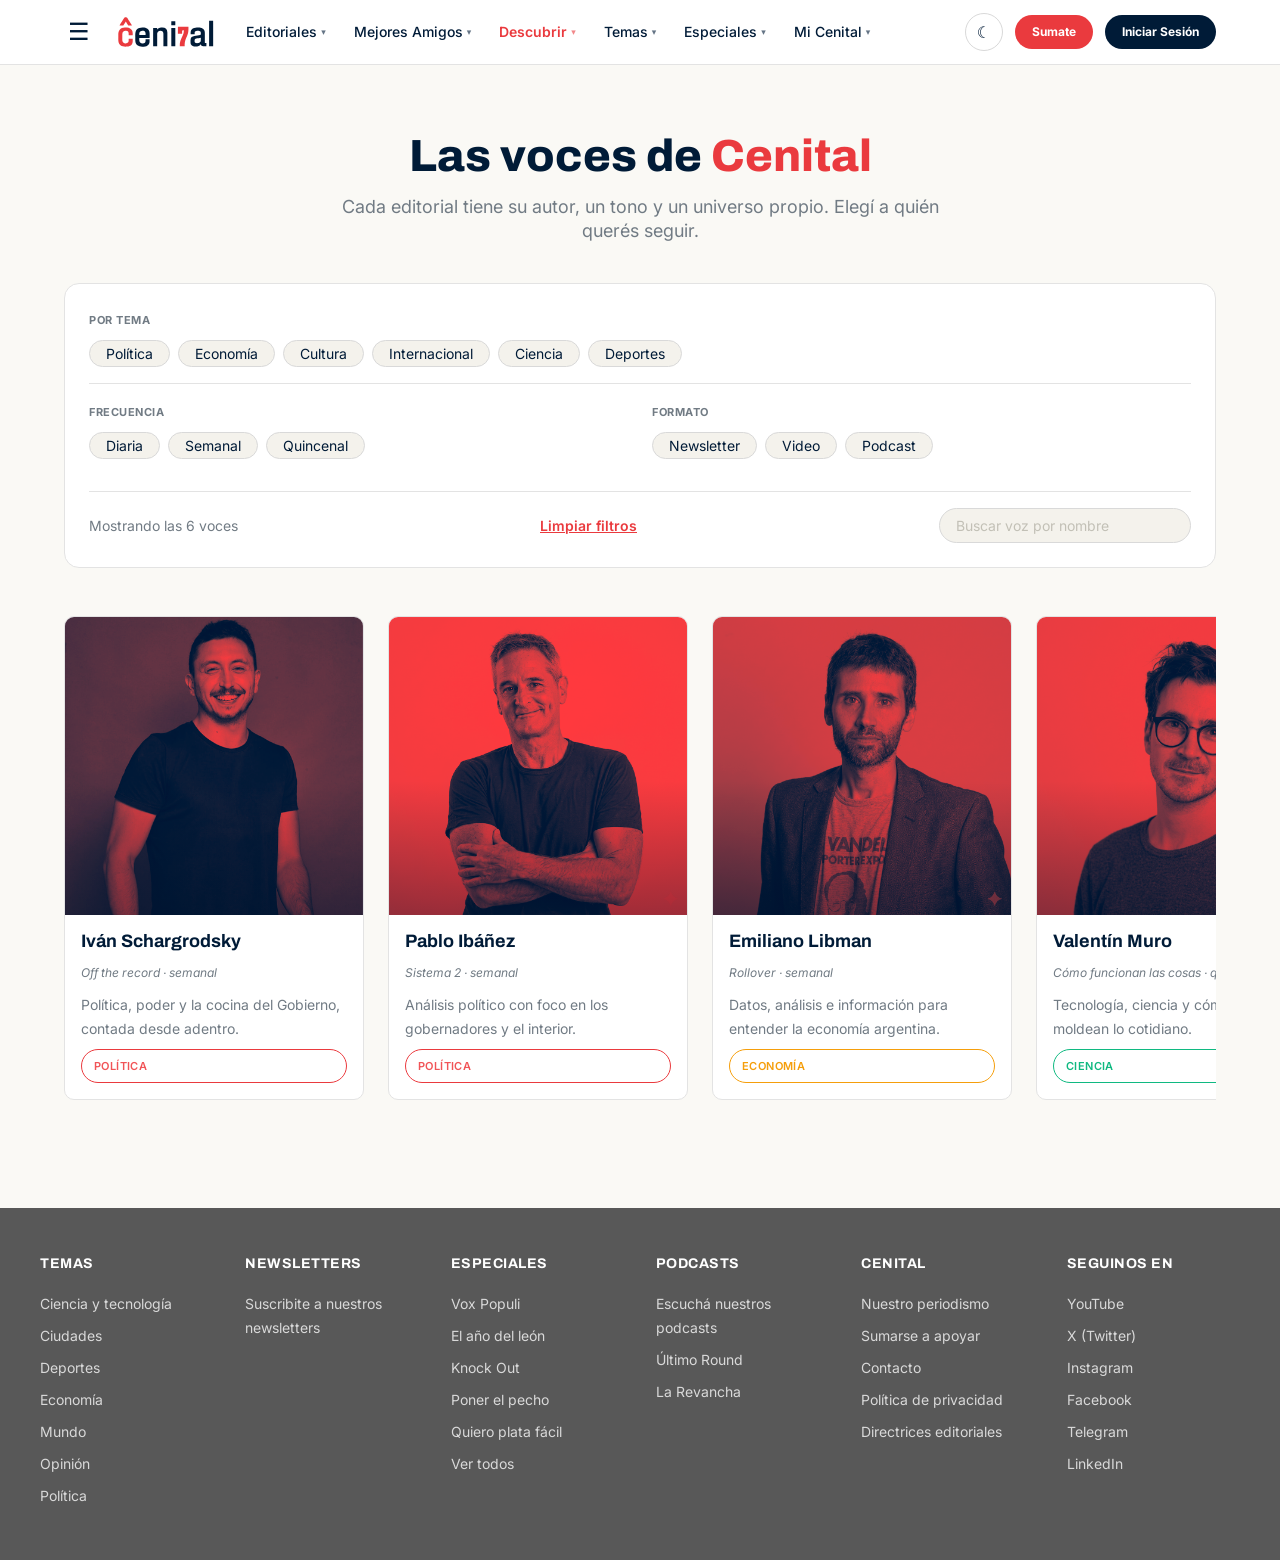
<file: descubrir.html>
<!DOCTYPE html>
<html lang="es">
<head>
    <meta charset="UTF-8">
    <meta name="viewport" content="width=device-width, initial-scale=1.0">
    <title>Descubrir — Cenital</title>
    <script>(function(){try{var t=localStorage.getItem('cenital.theme');if(t!=='light'&&t!=='dark'){t=(window.matchMedia&&matchMedia('(prefers-color-scheme: dark)').matches)?'dark':'light';}document.documentElement.setAttribute('data-theme',t);}catch(e){}})();</script>
    <link rel="stylesheet" href="styles.css">
</head>
<body class="theme-dark" data-page="descubrir">

    <div id="site-header"></div>

    <main class="container" id="discover-root">

        <section class="hero">
            <h1>Las voces de <span class="accent">Cenital</span></h1>
            <p class="lead">Cada editorial tiene su autor, un tono y un universo propio. Elegí a quién querés seguir.</p>
        </section>

        <!-- Panel de filtros -->
        <section class="section" style="padding-top:0">
            <div class="filter-panel">
                <div class="filter-group">
                    <span class="filter-label">Por tema</span>
                    <div class="pill-row" id="filter-categories"></div>
                </div>

                <hr class="filter-divider">

                <div class="filter-cols">
                    <div class="filter-group">
                        <span class="filter-label">Frecuencia</span>
                        <div class="pill-row" id="filter-frequencies"></div>
                    </div>
                    <div class="filter-group">
                        <span class="filter-label">Formato</span>
                        <div class="pill-row" id="filter-formats"></div>
                    </div>
                </div>

                <hr class="filter-divider">

                <div class="filter-footer">
                    <span class="results-count" id="discover-count"></span>
                    <button type="button" class="btn-clear" id="discover-clear">Limpiar filtros</button>
                    <div class="search-wrap">
                        <input type="search" class="search-input" id="discover-search"
                               placeholder="Buscar voz por nombre" aria-label="Buscar voz por nombre">
                    </div>
                </div>
            </div>
        </section>

        <!-- Resultados -->
        <section class="section" style="padding-top:0">
            <div class="discover-carousel" id="discover-results"></div>
        </section>

    </main>

    <div id="site-footer"></div>

    <script src="data.js"></script>
    <!-- Pastillas de filtro: se construyen de forma síncrona antes de app.js
         para que el inicializador del filtro las encuentre disponibles. -->
    <script>
        (function () {
            var D = window.CENITAL_DATA;
            function pills(containerId, group, items) {
                document.getElementById(containerId).innerHTML = items.map(function (it) {
                    return '<button type="button" class="pill" data-filter="' + group +
                        '" data-value="' + it.key + '" aria-pressed="false">' + it.label + '</button>';
                }).join("");
            }
            pills("filter-categories", "categories", D.CATEGORIES);
            pills("filter-frequencies", "frequencies", D.FREQUENCIES);
            pills("filter-formats", "formats", D.FORMATS);
        })();
    </script>
    <script src="app.js"></script>
</body>
</html>
</file>
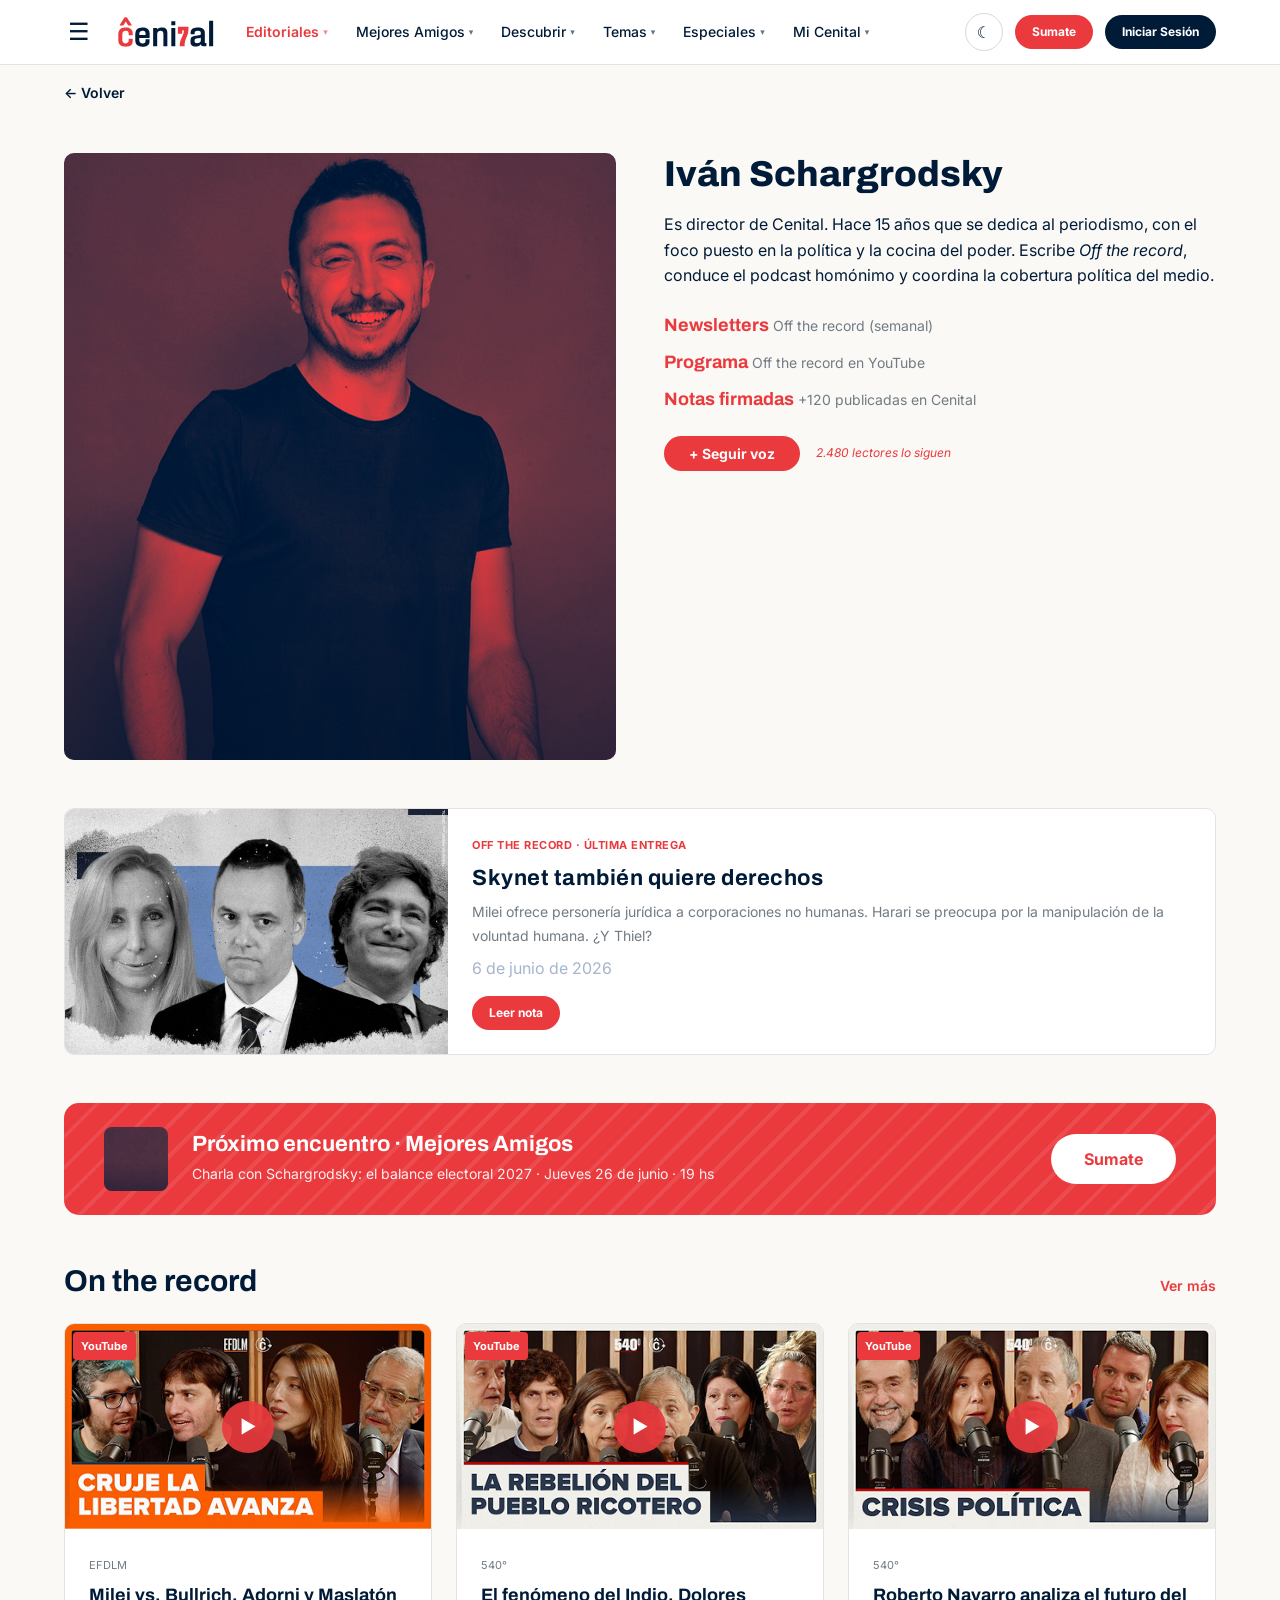
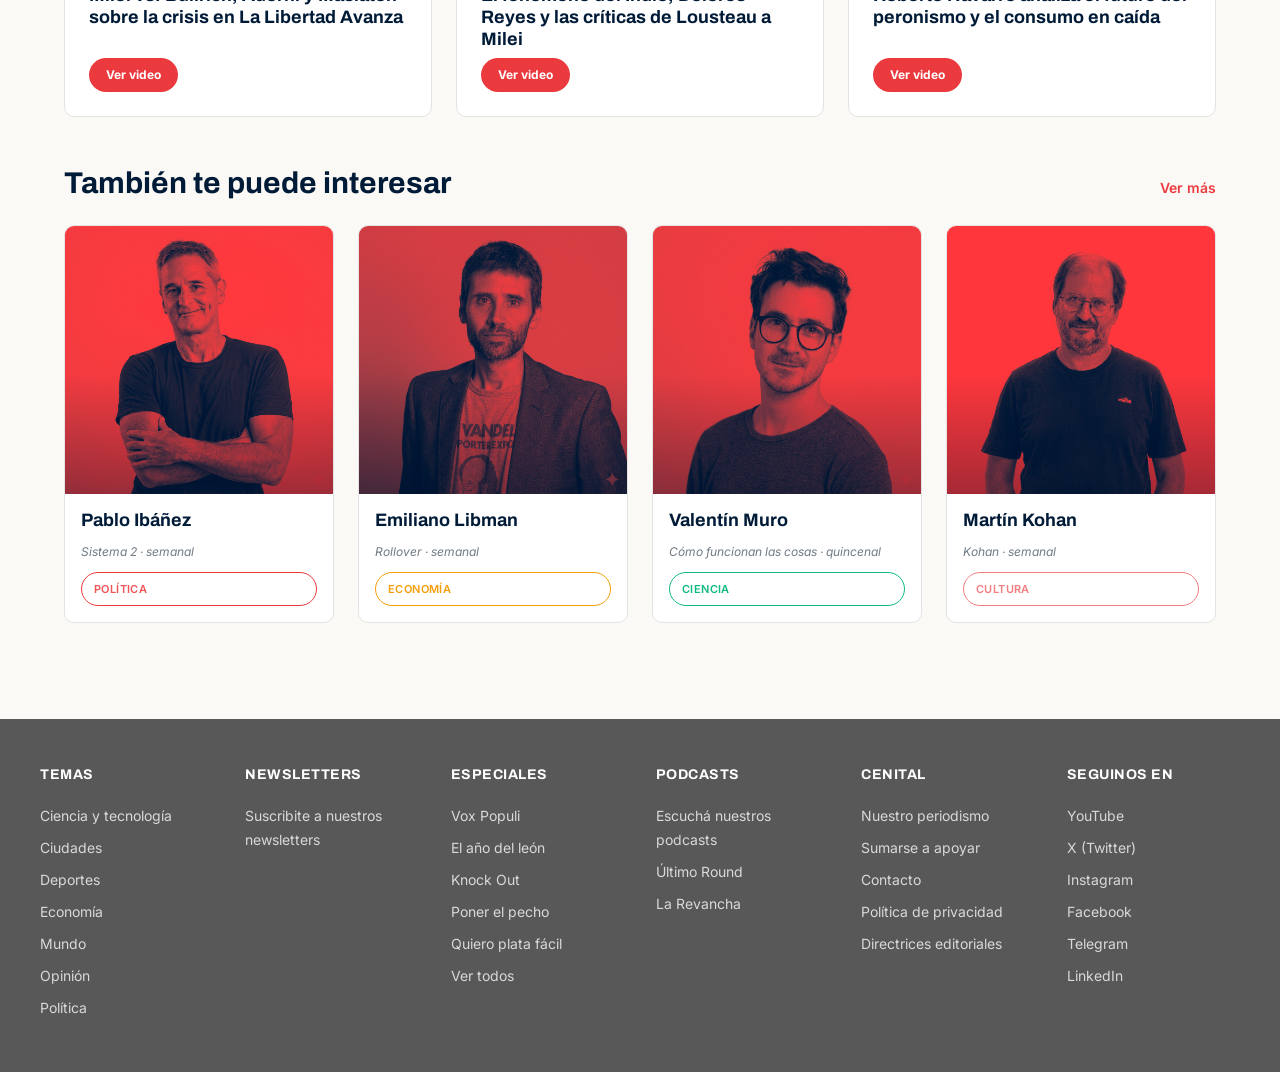
<file: editoriales.html>
<!DOCTYPE html>
<html lang="es">
<head>
    <meta charset="UTF-8">
    <meta name="viewport" content="width=device-width, initial-scale=1.0">
    <title>Iván Schargrodsky — Cenital</title>
    <script>(function(){try{var t=localStorage.getItem('cenital.theme');if(t!=='light'&&t!=='dark'){t=(window.matchMedia&&matchMedia('(prefers-color-scheme: dark)').matches)?'dark':'light';}document.documentElement.setAttribute('data-theme',t);}catch(e){}})();</script>
    <link rel="stylesheet" href="styles.css">
</head>
<body class="theme-light" data-page="editoriales">

    <div id="site-header"></div>

    <main class="container">

        <a href="index.html" class="back-link">&larr; Volver</a>

        <!-- Perfil del autor -->
        <section class="author-hero">
            <div class="author-photo portrait photo" style="background-image:url('imagenes/Iv%C3%A1n%20Schargrodsky.png')" role="img" aria-label="Iván Schargrodsky"></div>
            <div>
                <h1 class="author-name">Iván Schargrodsky</h1>
                <p class="author-bio">
                    Es director de Cenital. Hace 15 años que se dedica al periodismo, con el foco puesto
                    en la política y la cocina del poder. Escribe <em>Off the record</em>, conduce el podcast
                    homónimo y coordina la cobertura política del medio.
                </p>
                <div class="author-meta">
                    <div>
                        <span class="m-title">Newsletters</span>
                        <span class="m-value">Off the record (semanal)</span>
                    </div>
                    <div>
                        <span class="m-title">Programa</span>
                        <span class="m-value">Off the record en YouTube</span>
                    </div>
                    <div>
                        <span class="m-title">Notas firmadas</span>
                        <span class="m-value">+120 publicadas en Cenital</span>
                    </div>
                </div>
                <div class="author-actions">
                    <button class="btn btn-primary" id="follow-btn" data-following="false">+ Seguir voz</button>
                    <span class="followers" id="follow-count">2.480 lectores lo siguen</span>
                </div>
            </div>
        </section>

        <!-- Última entrega -->
        <section class="section">
            <article class="card-dark" style="display:grid;grid-template-columns:1fr 2fr">
                <div class="card-img bg-cover" style="aspect-ratio:auto;background-image:url('imagenes/notas/nota-otr.jpg')"></div>
                <div class="card-body">
                    <span class="eyebrow">Off the record · última entrega</span>
                    <h3 style="text-transform:none">Skynet también quiere derechos</h3>
                    <p>Milei ofrece personería jurídica a corporaciones no humanas. Harari se preocupa por la
                       manipulación de la voluntad humana. ¿Y Thiel?</p>
                    <span class="date" style="color:var(--navy-200)">6 de junio de 2026</span>
                    <a href="articulo.html?id=a4" class="btn btn-primary btn-sm">Leer nota</a>
                </div>
            </article>
        </section>

        <!-- Banner Mejores Amigos -->
        <section class="section" style="padding-top:0">
            <div class="event-banner">
                <div class="chevrons"></div>
                <div class="event-avatar portrait photo" style="background-image:url('imagenes/Iv%C3%A1n%20Schargrodsky.png')" role="img" aria-label="Iván Schargrodsky"></div>
                <div class="event-text">
                    <h3>Próximo encuentro · Mejores Amigos</h3>
                    <p>Charla con Schargrodsky: el balance electoral 2027 · Jueves 26 de junio · 19 hs</p>
                </div>
                <a href="amigos.html" class="btn btn-primary btn-lg">Sumate</a>
            </div>
        </section>

        <!-- On the record (videos) -->
        <section class="section" aria-labelledby="otr-title">
            <div class="section-head">
                <h2 class="section-title" id="otr-title">On the record</h2>
                <a class="link-more" href="#">Ver más</a>
            </div>
            <div class="grid grid-3" id="otr-grid"></div>
        </section>

        <!-- También te puede interesar -->
        <section class="section" aria-labelledby="rec-title">
            <div class="section-head">
                <h2 class="section-title" id="rec-title">También te puede interesar</h2>
                <a class="link-more" href="descubrir.html">Ver más</a>
            </div>
            <div class="grid grid-4" id="rec-grid"></div>
        </section>

    </main>

    <div id="site-footer"></div>

    <script src="data.js"></script>
    <script src="app.js"></script>
    <script>
        document.addEventListener("DOMContentLoaded", function () {
            var D = window.CENITAL_DATA;

            // Videos On the record
            document.getElementById("otr-grid").innerHTML = D.VIDEOS.map(function (v) {
                var thumb = v.image
                    ? 'class="thumb bg-cover" style="background-image:url(\'' + v.image + '\')"'
                    : 'class="thumb img-mono"';
                return '<article class="video-card">' +
                    '<div ' + thumb + '><span class="badge">YouTube</span><span class="play">&#9654;</span></div>' +
                    '<div class="card-body"><span class="date">' + v.show + '</span>' +
                    '<h4>' + v.title + '</h4>' +
                    '<a href="#" class="btn btn-primary btn-sm">Ver video</a></div></article>';
            }).join("");

            // Recomendados (otras voces)
            document.getElementById("rec-grid").innerHTML = D.VOICES.filter(function (v) {
                return v.id !== "schargrodsky";
            }).slice(0, 4).map(function (v) {
                return '<a class="voice-result" href="#">' +
                    window.Cenital.portrait("vr-img", v) +
                    '<div class="vr-body"><h3>' + v.name + '</h3><p class="vr-role">' + v.role + '</p>' +
                    '<span class="tag tag-cat-' + v.category + '">' + D.categoryLabel(v.category) + '</span></div></a>';
            }).join("");

            // Estado seguir / dejar de seguir (persistido en preferencias)
            var btn = document.getElementById("follow-btn");
            var countEl = document.getElementById("follow-count");
            var base = 2480;
            function sync() {
                var prefs = window.Cenital.Prefs.get();
                var following = prefs.followedAuthors.indexOf("schargrodsky") !== -1;
                btn.dataset.following = following;
                btn.textContent = following ? "✓ Siguiendo" : "+ Seguir voz";
                btn.classList.toggle("btn-primary", !following);
                btn.classList.toggle("btn-secondary", following);
                countEl.textContent = (base + (following ? 1 : 0)).toLocaleString("es-AR") + " lectores lo siguen";
            }
            btn.addEventListener("click", function () {
                var prefs = window.Cenital.Prefs.get();
                var set = prefs.followedAuthors;
                var i = set.indexOf("schargrodsky");
                if (i === -1) set.push("schargrodsky"); else set.splice(i, 1);
                window.Cenital.Prefs.set({ followedAuthors: set });
                sync();
            });
            sync();
        });
    </script>
</body>
</html>
</file>
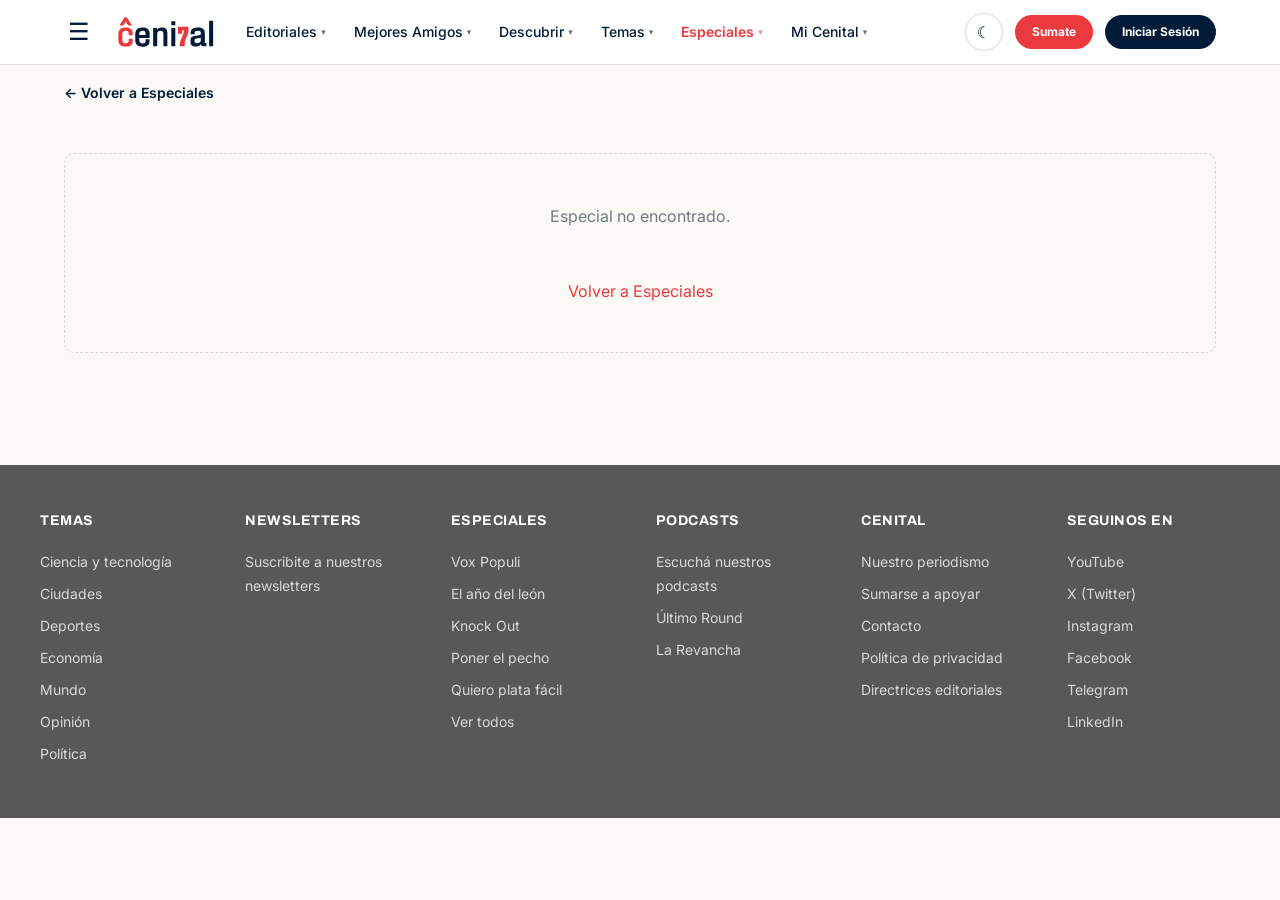
<file: especial.html>
<!DOCTYPE html>
<html lang="es">
<head>
    <meta charset="UTF-8">
    <meta name="viewport" content="width=device-width, initial-scale=1.0">
    <title>Especial — Cenital</title>
    <script>(function(){try{var t=localStorage.getItem('cenital.theme');if(t!=='light'&&t!=='dark'){t=(window.matchMedia&&matchMedia('(prefers-color-scheme: dark)').matches)?'dark':'light';}document.documentElement.setAttribute('data-theme',t);}catch(e){}})();</script>
    <link rel="stylesheet" href="styles.css">
    <style>
        /* ── Banner del especial ── */
        .esp-banner {
            position: relative;
            min-height: 260px;
            display: flex;
            align-items: flex-end;
            overflow: hidden;
            border-radius: var(--radius-lg, 12px);
            margin-bottom: var(--space-40, 2.5rem);
        }
        .esp-banner-bg {
            position: absolute;
            inset: 0;
            background-size: cover;
            background-position: center;
            filter: brightness(0.35);
        }
        .esp-banner-body {
            position: relative;
            z-index: 1;
            padding: var(--space-32, 2rem) var(--space-40, 2.5rem);
            color: #fff;
            width: 100%;
        }
        .esp-banner-eyebrow {
            font-size: var(--fs-caption, .75rem);
            letter-spacing: .08em;
            text-transform: uppercase;
            color: rgba(255,255,255,.7);
            margin-bottom: .5rem;
            display: block;
        }
        .esp-banner-title {
            font-family: var(--font-display, serif);
            font-size: clamp(1.6rem, 4vw, 2.4rem);
            font-weight: 700;
            margin: 0 0 .5rem;
            line-height: 1.15;
        }
        .esp-banner-desc {
            font-size: var(--fs-body, 1rem);
            color: rgba(255,255,255,.8);
            margin: 0;
            max-width: 54ch;
        }

        /* ── Nota destacada ── */
        .esp-featured {
            display: grid;
            grid-template-columns: 1fr 1.8fr;
            gap: var(--space-24, 1.5rem);
            align-items: start;
            margin-bottom: var(--space-40, 2.5rem);
            text-decoration: none;
            color: inherit;
        }
        @media (max-width: 640px) {
            .esp-featured { grid-template-columns: 1fr; }
        }
        .esp-featured-img {
            aspect-ratio: 4/3;
            border-radius: var(--radius-md, 8px);
            background-size: cover;
            background-position: center;
            background-color: var(--surface-2, #eee);
        }
        .esp-featured-body { display: flex; flex-direction: column; gap: .5rem; }
        .esp-featured-title {
            font-family: var(--font-display, serif);
            font-size: clamp(1.1rem, 2.5vw, 1.5rem);
            font-weight: 700;
            line-height: 1.25;
            margin: 0;
            color: var(--text-primary);
        }
        .esp-featured-excerpt {
            font-size: var(--fs-body, 1rem);
            color: var(--text-secondary);
            margin: 0;
            line-height: 1.55;
        }
        .esp-featured-meta {
            font-size: var(--fs-caption, .75rem);
            color: var(--text-tertiary);
            display: flex;
            gap: .5rem;
            align-items: center;
            flex-wrap: wrap;
        }
        .esp-featured-meta .author-mini-photo {
            width: 28px; height: 28px;
            border-radius: 50%;
            background: var(--surface-3, #ccc);
            background-size: cover;
            background-position: center;
            flex-shrink: 0;
        }

        /* ── Sección "Más de…" ── */
        .esp-more-title {
            font-size: var(--fs-label, .85rem);
            font-weight: 700;
            letter-spacing: .04em;
            text-transform: uppercase;
            color: var(--text-tertiary);
            margin: 0 0 var(--space-20, 1.25rem);
            padding-bottom: .5rem;
            border-bottom: 1px solid var(--border-subtle, rgba(0,0,0,.1));
        }
        .esp-article-list { display: flex; flex-direction: column; gap: 0; }

        /* ── Fila de artículo ── */
        .esp-article-row {
            display: grid;
            grid-template-columns: 120px 1fr;
            gap: var(--space-16, 1rem);
            align-items: start;
            padding: var(--space-20, 1.25rem) 0;
            border-bottom: 1px solid var(--border-subtle, rgba(0,0,0,.08));
            text-decoration: none;
            color: inherit;
            transition: opacity .15s;
        }
        .esp-article-row:last-child { border-bottom: none; }
        .esp-article-row:hover { opacity: .78; }
        @media (max-width: 480px) {
            .esp-article-row { grid-template-columns: 88px 1fr; }
        }
        .esp-row-img {
            aspect-ratio: 4/3;
            border-radius: var(--radius-sm, 6px);
            background-size: cover;
            background-position: center;
            background-color: var(--surface-2, #eee);
        }
        .esp-row-body { display: flex; flex-direction: column; gap: .3rem; }
        .esp-row-title {
            font-family: var(--font-display, serif);
            font-size: var(--fs-body, 1rem);
            font-weight: 700;
            line-height: 1.3;
            margin: 0;
            color: var(--text-primary);
        }
        .esp-row-excerpt {
            font-size: var(--fs-small, .875rem);
            color: var(--text-secondary);
            margin: 0;
            line-height: 1.55;
        }
        .esp-row-meta {
            font-size: var(--fs-caption, .75rem);
            color: var(--text-tertiary);
        }

        /* ── Modal de nota ── */
        .note-modal-overlay {
            display: none;
            position: fixed;
            inset: 0;
            background: rgba(0,0,0,.55);
            z-index: 900;
            overflow-y: auto;
            padding: var(--space-32, 2rem) var(--space-16, 1rem);
        }
        .note-modal-overlay.open { display: flex; align-items: flex-start; justify-content: center; }
        .note-modal {
            background: var(--surface-1, #fff);
            color: var(--text-primary);
            border-radius: var(--radius-lg, 12px);
            max-width: 680px;
            width: 100%;
            padding: var(--space-32, 2rem);
            position: relative;
        }
        .note-modal-close {
            position: absolute;
            top: 1rem; right: 1rem;
            background: none; border: none;
            font-size: 1.5rem;
            cursor: pointer;
            color: var(--text-tertiary);
            line-height: 1;
        }
        .note-modal-img {
            width: 100%;
            aspect-ratio: 16/7;
            border-radius: var(--radius-md, 8px);
            background-size: cover;
            background-position: center;
            background-color: var(--surface-2);
            margin-bottom: var(--space-16, 1rem);
        }
        .note-modal-title {
            font-family: var(--font-display, serif);
            font-size: clamp(1.2rem, 3vw, 1.7rem);
            font-weight: 700;
            margin: 0 0 .35rem;
            line-height: 1.2;
        }
        .note-modal-meta {
            font-size: var(--fs-caption, .75rem);
            color: var(--text-tertiary);
            margin-bottom: var(--space-16, 1rem);
        }
        .note-modal-body p {
            font-size: var(--fs-body, 1rem);
            line-height: 1.7;
            color: var(--navy-600, #001b37);
            margin: 0 0 1em;
        }
        .note-modal-body p:last-child { margin-bottom: 0; }
        .note-modal-body p.nm-excerpt {
            font-size: 1.05rem;
            line-height: 1.75;
            color: var(--navy-600, #001b37);
        }
    </style>
</head>
<body data-page="especiales">

    <div id="site-header"></div>

    <main class="container" id="especial-root" style="padding-bottom: var(--space-64, 4rem)">
        <a href="especiales.html" class="back-link">&larr; Volver a Especiales</a>
        <div id="especial-content"></div>
    </main>

    <!-- Modal de nota individual -->
    <div class="note-modal-overlay" id="note-modal" role="dialog" aria-modal="true">
        <div class="note-modal">
            <button class="note-modal-close" id="note-modal-close" aria-label="Cerrar">&times;</button>
            <div class="note-modal-img" id="nm-img"></div>
            <h2 class="note-modal-title" id="nm-title"></h2>
            <div class="note-modal-meta" id="nm-meta"></div>
            <div class="note-modal-body" id="nm-body"></div>
        </div>
    </div>

    <div id="site-footer"></div>

    <script src="data.js"></script>
    <script src="app.js"></script>
    <script>
    document.addEventListener("DOMContentLoaded", function () {
        try {
            var D = window.CENITAL_DATA;
            if (!D) { document.getElementById("especial-content").innerHTML = '<p>Error: no se cargó data.js</p>'; return; }

            var params = new URLSearchParams(window.location.search);
            var id = params.get("id");
            var special = null;
            for (var i = 0; i < D.SPECIALS.length; i++) {
                if (D.SPECIALS[i].id === id) { special = D.SPECIALS[i]; break; }
            }

            var root = document.getElementById("especial-content");

            if (!special) {
                root.innerHTML = '<div class="placeholder-panel" style="margin-top:2rem">Especial no encontrado. <a href="especiales.html" style="color:var(--text-link)">Volver a Especiales</a></div>';
                return;
            }

            document.title = special.title + " — Especial — Cenital";

            var fa = special.featuredArticle || {};
            var articles = special.articles || [];

            // Banner
            var bannerBg = special.image ? 'style="background-image:url(\'' + special.image + '\')"' : '';
            var statusClass = special.status === "En curso" ? "tag-outline-green" : (special.status === "Archivo" ? "tag-outline-gray" : "tag-outline-red");

            // Nota destacada
            var featImgStyle = fa.image ? 'background-image:url(\'' + fa.image + '\')' : '';
            var featuredHtml = fa.title ? (
                '<div class="esp-featured" id="esp-featured-link" style="cursor:pointer">' +
                    '<div class="esp-featured-img" style="' + featImgStyle + '"></div>' +
                    '<div class="esp-featured-body">' +
                        '<h2 class="esp-featured-title">' + fa.title + '</h2>' +
                        '<p class="esp-featured-excerpt">' + fa.excerpt + '</p>' +
                        '<div class="esp-featured-meta">' +
                            '<span>Por ' + fa.author + '</span>' +
                            '<span>·</span>' +
                            '<span>' + fa.date + '</span>' +
                        '</div>' +
                    '</div>' +
                '</div>'
            ) : '';

            // Lista de notas
            var articlesHtml = articles.map(function(a, idx) {
                var imgStyle = a.image ? 'background-image:url(\'' + a.image + '\')' : '';
                return '<div class="esp-article-row" data-article-idx="' + idx + '" style="cursor:pointer">' +
                    '<div class="esp-row-img" style="' + imgStyle + '"></div>' +
                    '<div class="esp-row-body">' +
                        '<h3 class="esp-row-title">' + a.title + '</h3>' +
                        '<p class="esp-row-excerpt">' + a.excerpt + '</p>' +
                        '<span class="esp-row-meta">' + a.date + ' · Por ' + a.author + '</span>' +
                    '</div>' +
                '</div>';
            }).join('');

            root.innerHTML =
                // Banner
                '<div class="esp-banner">' +
                    '<div class="esp-banner-bg" ' + bannerBg + '></div>' +
                    '<div class="esp-banner-body">' +
                        '<span class="esp-banner-eyebrow">' + special.date + '</span>' +
                        '<h1 class="esp-banner-title">' + special.title + '</h1>' +
                        '<p class="esp-banner-desc">' + special.desc + '</p>' +
                    '</div>' +
                '</div>' +
                // Nota destacada
                featuredHtml +
                // Lista
                (articles.length ? (
                    '<p class="esp-more-title">Más de ' + special.title + '</p>' +
                    '<div class="esp-article-list">' + articlesHtml + '</div>'
                ) : '');

            // Click en nota destacada → modal
            var featLink = document.getElementById("esp-featured-link");
            if (featLink && fa.content) {
                featLink.addEventListener("click", function() { openModal(fa); });
            }

            // Click en filas de artículos → modal con contenido real
            root.querySelectorAll(".esp-article-row").forEach(function(row) {
                row.addEventListener("click", function() {
                    var idx = parseInt(row.dataset.articleIdx, 10);
                    openModal(articles[idx]);
                });
            });

        } catch(e) {
            document.getElementById("especial-content").innerHTML = '<p style="color:red">Error: ' + e.message + '</p>';
        }
    });

    function escHtml(str) {
        return (str || '').replace(/"/g, '&quot;').replace(/'/g, '&#39;');
    }

    // Modal
    var modal = document.getElementById("note-modal");
    document.getElementById("note-modal-close").addEventListener("click", closeModal);
    modal.addEventListener("click", function(e) { if (e.target === modal) closeModal(); });
    document.addEventListener("keydown", function(e) { if (e.key === "Escape") closeModal(); });

    function openModal(a) {
        var imgEl = document.getElementById("nm-img");
        imgEl.style.backgroundImage = a.image ? 'url(\'' + a.image + '\')' : '';
        imgEl.style.display = a.image ? '' : 'none';

        document.getElementById("nm-title").textContent = a.title;
        document.getElementById("nm-meta").textContent = 'Por ' + a.author + ' · ' + a.date;

        var bodyEl = document.getElementById("nm-body");
        var hasContent = a.content && a.content.trim().length > 0;
        if (hasContent) {
            var paras = a.content.split(/\n[\s]*\n/);
            bodyEl.innerHTML = paras.map(function(p) {
                var t = p.trim();
                return t ? '<p>' + t + '</p>' : '';
            }).join('');
        } else {
            bodyEl.innerHTML = '<p class="nm-excerpt">' + (a.excerpt || '') + '</p>';
        }

        modal.classList.add("open");
        document.body.style.overflow = "hidden";
    }

    function closeModal() {
        modal.classList.remove("open");
        document.body.style.overflow = "";
    }
    </script>
</body>
</html>
</file>
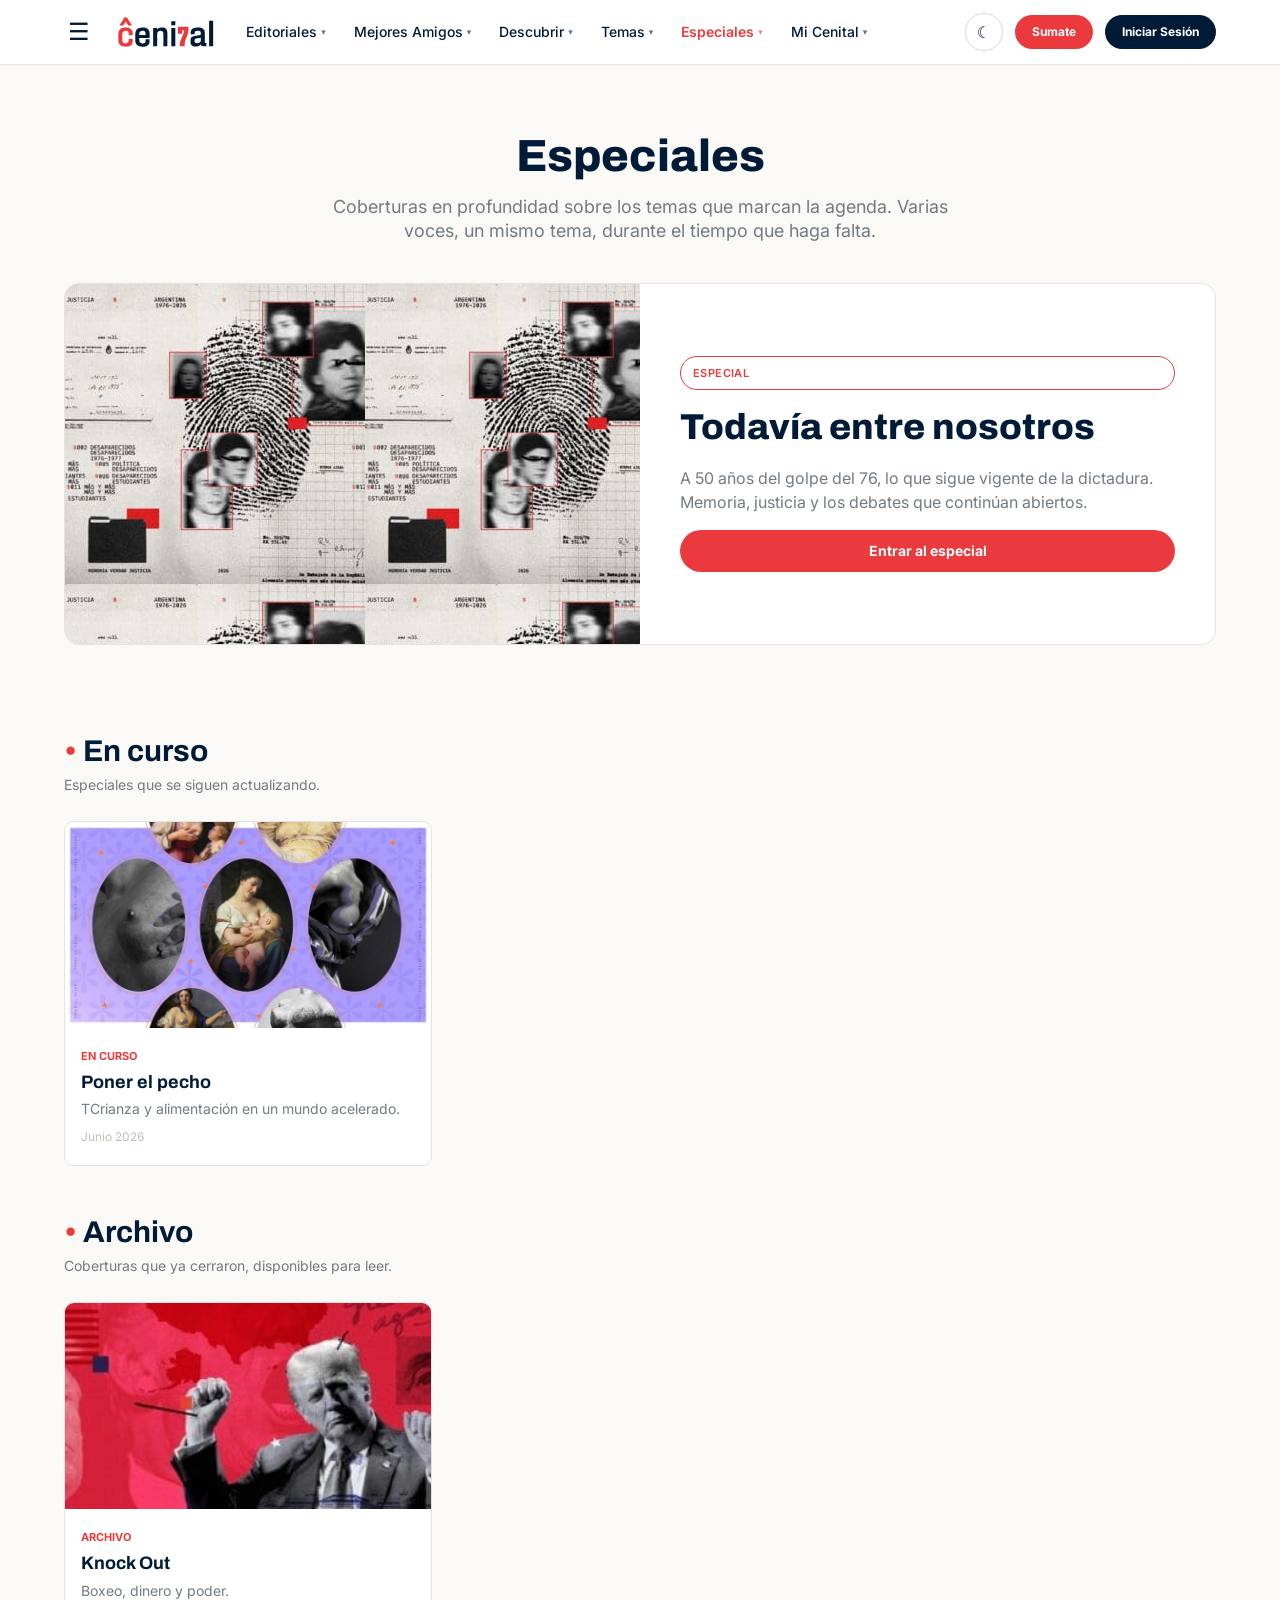
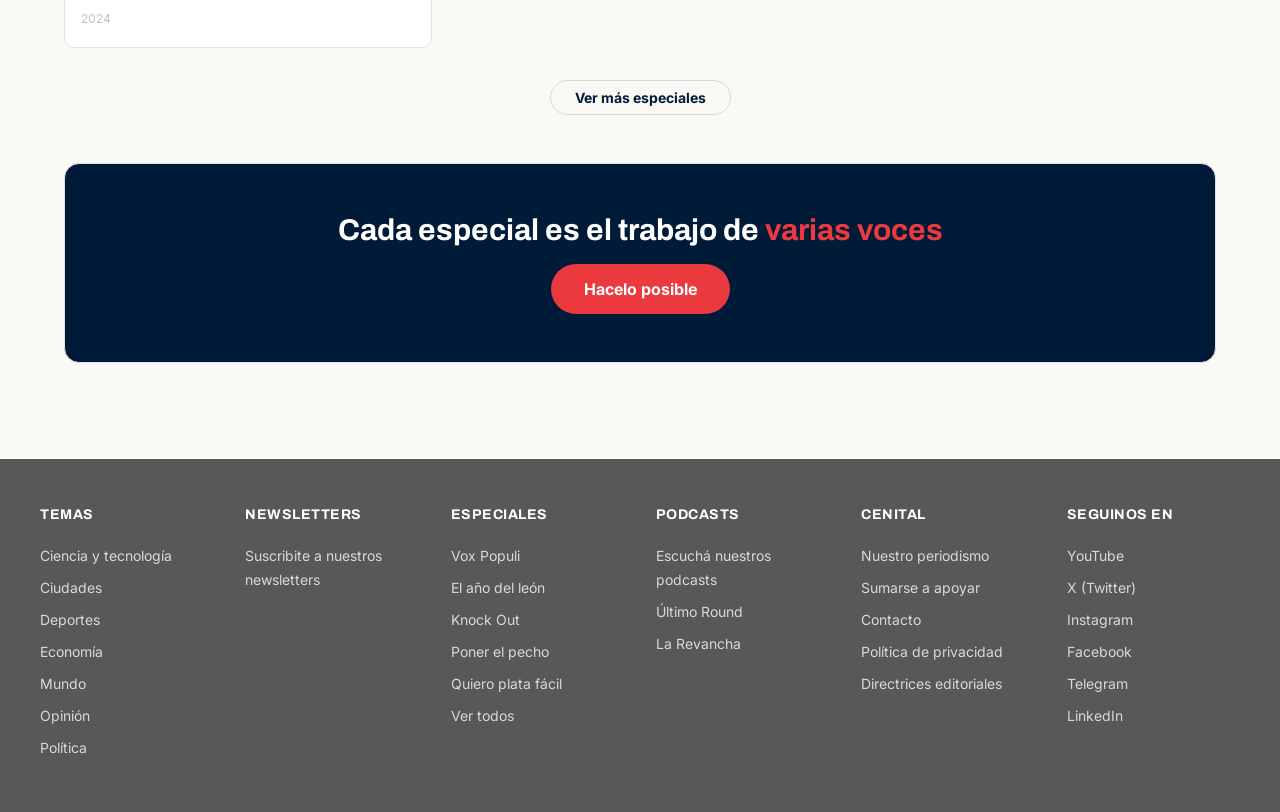
<file: especiales.html>
<!DOCTYPE html>
<html lang="es">
<head>
    <meta charset="UTF-8">
    <meta name="viewport" content="width=device-width, initial-scale=1.0">
    <title>Especiales — Cenital</title>
    <script>(function(){try{var t=localStorage.getItem('cenital.theme');if(t!=='light'&&t!=='dark'){t=(window.matchMedia&&matchMedia('(prefers-color-scheme: dark)').matches)?'dark':'light';}document.documentElement.setAttribute('data-theme',t);}catch(e){}})();</script>
    <link rel="stylesheet" href="styles.css">
</head>
<body class="theme-light" data-page="especiales">

    <div id="site-header"></div>

    <main class="container">

        <section class="hero">
            <h1>Especiales</h1>
            <p class="lead">Coberturas en profundidad sobre los temas que marcan la agenda. Varias voces, un mismo tema, durante el tiempo que haga falta.</p>
        </section>

        <!-- Destacado -->
        <section class="section" style="padding-top:0">
            <article class="especial-feature">
                <div class="ef-img bg-cover" style="background-image:url('imagenes/notas/esp-24m.jpg')"></div>
                <div class="ef-body">
                    <span class="tag tag-outline-red">Especial</span>
                    <h2>Todavía entre nosotros</h2>
                    <p>A 50 años del golpe del 76, lo que sigue vigente de la dictadura. Memoria, justicia y los debates que continúan abiertos.</p>
                    <a href="especial.html?id=todavia" class="btn btn-primary">Entrar al especial</a>
                </div>
            </article>
        </section>

        <!-- En curso -->
        <section class="section" aria-labelledby="curso-title">
            <div class="section-head" style="display:block">
                <h2 class="section-title title-dot" id="curso-title">En curso</h2>
                <p class="section-sub">Especiales que se siguen actualizando.</p>
            </div>
            <div class="grid grid-3" id="encurso-grid"></div>
        </section>

        <!-- Archivo -->
        <section class="section" aria-labelledby="archivo-title">
            <div class="section-head" style="display:block">
                <h2 class="section-title title-dot" id="archivo-title">Archivo</h2>
                <p class="section-sub">Coberturas que ya cerraron, disponibles para leer.</p>
            </div>
            <div class="grid grid-3" id="archivo-grid"></div>
            <div style="text-align:center;margin-top:var(--space-32)">
                <button class="btn btn-ghost-light">Ver más especiales</button>
            </div>
        </section>

        <!-- CTA -->
        <section class="section">
            <div class="cta-dark">
                <h2>Cada especial es el trabajo de <span class="accent2">varias voces</span></h2>
                <a href="amigos.html" class="btn btn-primary btn-lg">Hacelo posible</a>
            </div>
        </section>

    </main>

    <div id="site-footer"></div>

    <script src="data.js"></script>
    <script src="app.js"></script>
    <script>
        document.addEventListener("DOMContentLoaded", function () {
            var D = window.CENITAL_DATA;
            function card(s) {
                var img = s.image
                    ? 'class="em-img bg-cover" style="background-image:url(\'' + s.image + '\')"'
                    : 'class="em-img img-mono"';
                return '<a class="especial-mini" href="especial.html?id=' + s.id + '" style="text-decoration:none;color:inherit">' +
                    '<div ' + img + '></div>' +
                    '<div class="em-body"><span class="status">' + s.status + '</span>' +
                    '<h3>' + s.title + '</h3>' +
                    '<p class="em-desc">' + s.desc + '</p>' +
                    '<span class="meta" style="font-size:var(--fs-caption);color:var(--text-tertiary);font-family:var(--font-body)">' + s.date + '</span>' +
                    '</div></a>';
            }
            document.getElementById("encurso-grid").innerHTML =
                D.SPECIALS.filter(function (s) { return s.status === "En curso"; }).map(card).join("");
            document.getElementById("archivo-grid").innerHTML =
                D.SPECIALS.filter(function (s) { return s.status === "Archivo"; }).map(card).join("");
        });
    </script>
</body>
</html>
</file>
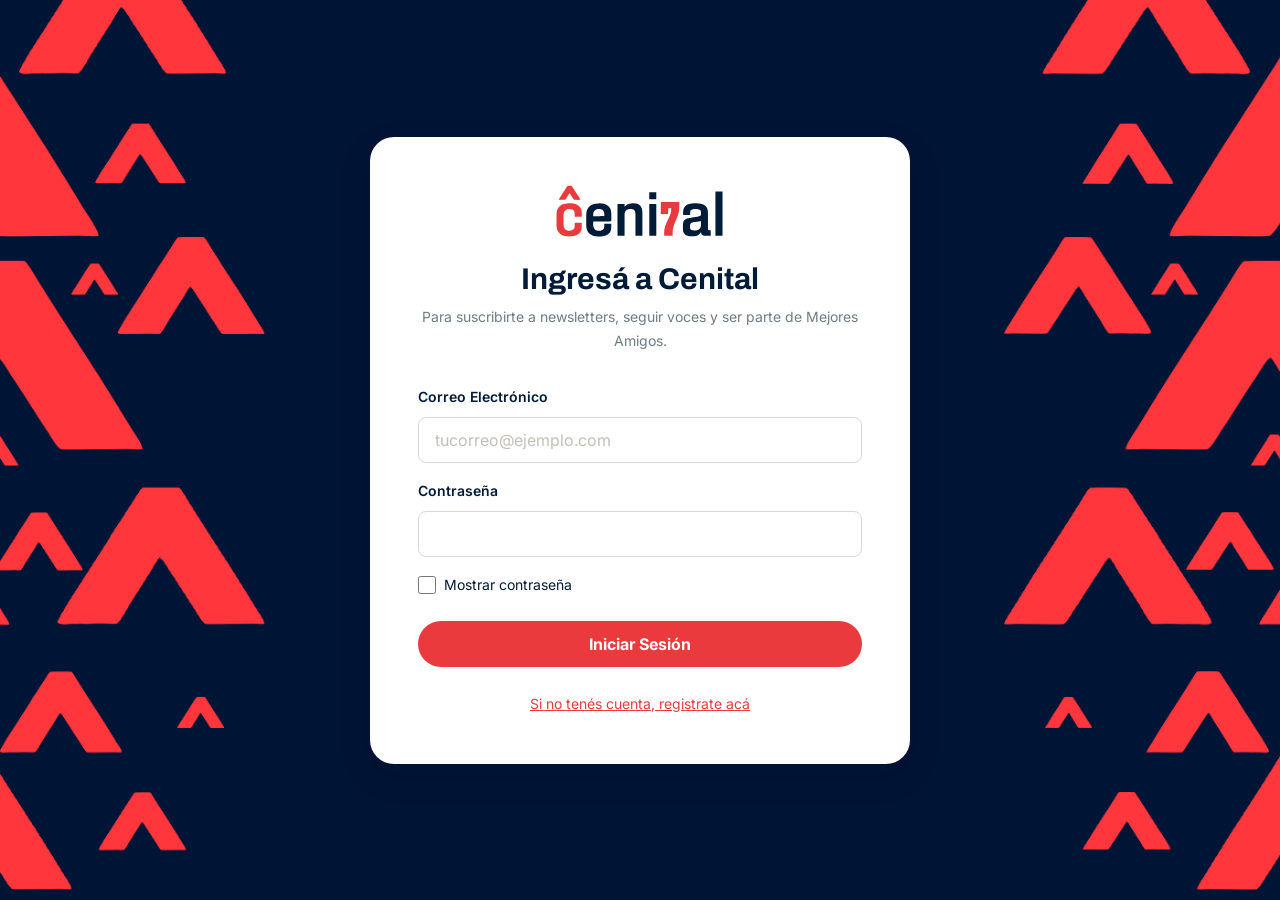
<file: login.html>
<!DOCTYPE html>
<html lang="es">
<head>
    <meta charset="UTF-8">
    <meta name="viewport" content="width=device-width, initial-scale=1.0">
    <title>Iniciar Sesión — Cenital</title>
    <script>document.documentElement.setAttribute('data-theme','light');</script>
    <link rel="stylesheet" href="styles.css">
</head>
<body class="auth-page">

    <main class="auth-card">
        <a href="index.html" class="logo auth-logo" aria-label="Cenital, inicio">
            <img src="imagenes/Cenital.svg" alt="Cenital">
        </a>
        <h1>Ingresá a Cenital</h1>
        <p class="auth-sub">Para suscribirte a newsletters, seguir voces y ser parte de Mejores Amigos.</p>

        <form id="login-form" novalidate>
            <div class="form-alert" id="form-alert" role="alert"></div>

            <div class="field" id="field-email">
                <label for="email">Correo Electrónico</label>
                <input class="input" type="email" id="email" name="email" autocomplete="email"
                       placeholder="tucorreo@ejemplo.com">
                <span class="field-error" id="err-email">Ingresá un correo electrónico válido.</span>
            </div>

            <div class="field" id="field-password">
                <label for="password">Contraseña</label>
                <input class="input" type="password" id="password" name="password" autocomplete="current-password">
                <span class="field-error" id="err-password">Ingresá tu contraseña.</span>
            </div>

            <div class="checkbox-row">
                <input type="checkbox" id="show-pass">
                <label for="show-pass">Mostrar contraseña</label>
            </div>

            <button type="submit" class="btn btn-primary btn-block btn-lg" id="submit-btn">Iniciar Sesión</button>
        </form>

        <p class="auth-alt"><a href="crear-cuenta.html">Si no tenés cuenta, registrate acá</a></p>
    </main>

    <script src="app.js"></script>
    <script>
        var form = document.getElementById("login-form");
        var emailEl = document.getElementById("email");
        var passEl = document.getElementById("password");
        var alertEl = document.getElementById("form-alert");
        var submitBtn = document.getElementById("submit-btn");

        document.getElementById("show-pass").addEventListener("change", function (e) {
            passEl.type = e.target.checked ? "text" : "password";
        });

        function setError(fieldId, on) {
            document.getElementById("field-" + fieldId).classList.toggle("has-error", on);
        }
        function validEmail(v) { return /^[^\s@]+@[^\s@]+\.[^\s@]+$/.test(v); }

        form.addEventListener("submit", function (e) {
            e.preventDefault();
            alertEl.className = "form-alert";

            var emailOk = validEmail(emailEl.value.trim());
            var passOk = passEl.value.trim().length > 0;
            setError("email", !emailOk);
            setError("password", !passOk);
            if (!emailOk || !passOk) return;

            // Estado loading simulado
            submitBtn.classList.add("is-loading");
            setTimeout(function () {
                // Sesión simulada: recuperamos nombre si la cuenta fue creada en este dispositivo.
                var saved = null;
                try { saved = JSON.parse(localStorage.getItem("cenital.account")); } catch (e) {}
                var firstName = (saved && saved.email === emailEl.value.trim()) ? saved.firstName : emailEl.value.split("@")[0];
                var lastName = (saved && saved.email === emailEl.value.trim()) ? saved.lastName : "";
                window.Cenital.Auth.login({ firstName: firstName, lastName: lastName, email: emailEl.value.trim() });
                window.location.href = "index.html";
            }, 700);
        });

        // Si ya hay sesión activa, no tiene sentido quedarse en el login.
        if (window.Cenital.Auth.isLoggedIn()) window.location.href = "index.html";
    </script>
</body>
</html>
</file>
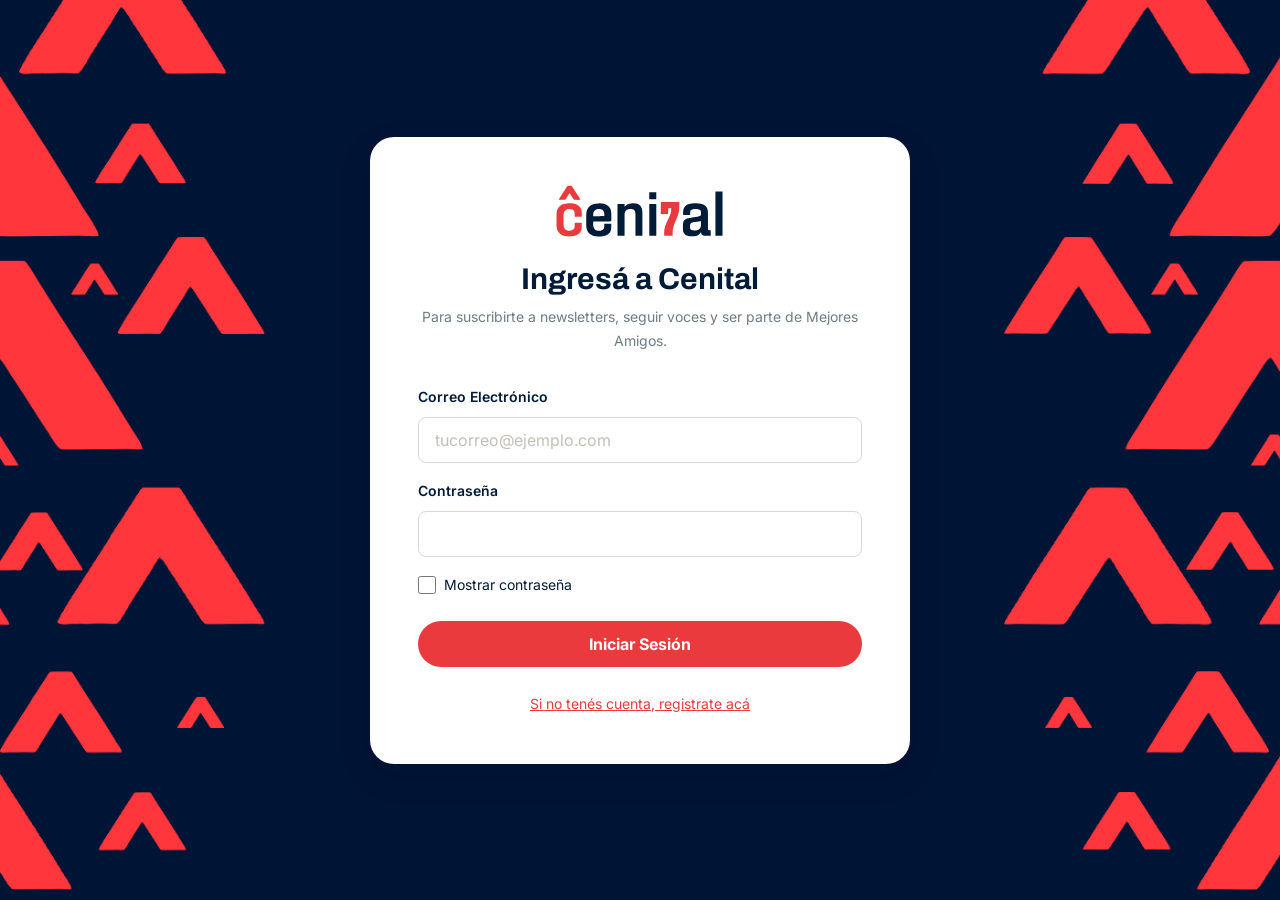
<file: perfil.html>
<!DOCTYPE html>
<html lang="es">
<head>
    <meta charset="UTF-8">
    <meta name="viewport" content="width=device-width, initial-scale=1.0">
    <title>Mi Cenital — Perfil</title>
    <script>(function(){try{var t=localStorage.getItem('cenital.theme');if(t!=='light'&&t!=='dark'){t=(window.matchMedia&&matchMedia('(prefers-color-scheme: dark)').matches)?'dark':'light';}document.documentElement.setAttribute('data-theme',t);}catch(e){}})();</script>
    <link rel="stylesheet" href="styles.css">
</head>
<body class="theme-light" data-page="micenital">

    <div id="site-header"></div>

    <div class="cenital-layout">

        <!-- Sidebar -->
        <aside class="cenital-aside">
            <div class="aside-user">
                <span class="avatar" id="aside-avatar">A</span>
                <div>
                    <div class="hi">Hola,</div>
                    <div class="name" id="aside-name">Lector</div>
                </div>
            </div>
            <nav class="aside-nav" aria-label="Secciones de Mi Cenital">
                <button class="aside-item active" data-panel="perfil">Perfil</button>
                <button class="aside-item" data-panel="newsletters">Mis newsletters <span class="count" id="newsletters-count">5</span></button>
                <button class="aside-item" data-panel="voces">Mis voces <span class="count" id="voces-count">0</span></button>
                <button class="aside-item" data-panel="amigos">Mejores Amigos <span class="dot"></span></button>
                <button class="aside-item" data-panel="notificaciones">Notificaciones <span class="count count-alert" id="notif-count" hidden>0</span></button>
            </nav>
            <div class="aside-logout">
                <button data-logout>Cerrar sesión</button>
            </div>
        </aside>

        <!-- Contenido -->
        <main class="cenital-main">

            <!-- Panel: Perfil -->
            <section data-panel-content="perfil">
                <p class="breadcrumb">Mi Cenital &rsaquo; <b>Perfil</b></p>
                <h1 class="panel-title">Perfil</h1>

                <div class="profile-id">
                    <span class="avatar" id="profile-avatar">A</span>
                    <div>
                        <div class="name" id="profile-name">Lector</div>
                        <div class="since" id="profile-since">Lector desde junio 2026</div>
                    </div>
                </div>

                <form id="profile-form">
                    <h2 class="form-group-title">Información personal</h2>
                    <div class="form-row">
                        <div class="field">
                            <label for="p-first">Nombre</label>
                            <input class="input" type="text" id="p-first">
                        </div>
                        <div class="field">
                            <label for="p-last">Apellido</label>
                            <input class="input" type="text" id="p-last">
                        </div>
                    </div>

                    <hr class="divider">

                    <h2 class="form-group-title">Cuenta</h2>
                    <div class="field">
                        <label for="p-email">Email</label>
                        <input class="input" type="email" id="p-email">
                    </div>

                    <hr class="divider">

                    <!-- Preferencias que personalizan el Home -->
                    <h2 class="form-group-title">Personalizá tu experiencia</h2>
                    <p class="form-hint">Estas preferencias adaptan tu Home: priorizamos tus temas, tus voces y la
                        cantidad de lectura según tu ritmo.</p>

                    <div class="pref-block">
                        <label>Temas de interés</label>
                        <div class="chip-group" id="pref-interests"></div>
                    </div>

                    <div class="pref-block">
                        <label>¿Con qué frecuencia leés?</label>
                        <div class="chip-group" id="pref-frequency"></div>
                    </div>

                    <div class="pref-block">
                        <label>Voces que seguís</label>
                        <div class="chip-group" id="pref-authors"></div>
                    </div>

                    <div class="panel-actions">
                        <button type="submit" class="btn btn-primary">Guardar cambios</button>
                    </div>
                </form>
            </section>

            <!-- Panel: Mis newsletters -->
            <section data-panel-content="newsletters" hidden>
                <p class="breadcrumb">Mi Cenital &rsaquo; <b>Mis newsletters</b></p>
                <h1 class="panel-title">Mis newsletters</h1>
                <p class="form-hint">Administrá a qué newsletters estás suscripto. Las que seguís llegan a tu correo
                    y se priorizan en tu Home.</p>
                <div id="newsletters-panel"></div>
            </section>

            <!-- Paneles "próximamente" -->

            <section data-panel-content="voces" hidden>
                <h1 class="panel-title">Mis voces</h1>
                <div id="voces-panel"></div>
            </section>
            <!-- Panel: Mejores Amigos -->
            <section data-panel-content="amigos" hidden>
                <p class="breadcrumb">Mi Cenital &rsaquo; <b>Mejores Amigos</b></p>
                <h1 class="panel-title">Mejores Amigos</h1>
                <div id="amigos-panel"></div>
            </section>
            <!-- Panel: Notificaciones -->
            <section data-panel-content="notificaciones" hidden>
                <p class="breadcrumb">Mi Cenital &rsaquo; <b>Notificaciones</b></p>
                <h1 class="panel-title">Notificaciones</h1>
                <div id="notif-panel"></div>
            </section>
        </main>
    </div>

    <div id="site-footer"></div>
    <div class="toast" id="toast">Cambios guardados ✓</div>

    <script src="data.js"></script>
    <script src="app.js"></script>
    <script>
        // Requiere sesión
        if (!window.Cenital.Auth.isLoggedIn()) {
            window.location.href = "login.html";
        }

        document.addEventListener("DOMContentLoaded", function () {
            var D = window.CENITAL_DATA;
            var session = window.Cenital.Auth.get() || { firstName: "Lector", lastName: "", email: "" };
            var prefs = window.Cenital.Prefs.get();
            var ini = window.Cenital.initials;

            // Cabecera del usuario
            var fullInitials = ini(session.firstName + " " + (session.lastName || ""));
            document.getElementById("aside-avatar").textContent = ini(session.firstName);
            document.getElementById("profile-avatar").textContent = fullInitials;
            document.getElementById("aside-name").textContent = session.firstName;
            document.getElementById("profile-name").textContent = (session.firstName + " " + (session.lastName || "")).trim();
            document.getElementById("p-first").value = session.firstName || "";
            document.getElementById("p-last").value = session.lastName || "";
            document.getElementById("p-email").value = session.email || "";

            /* ---- Pastillas de preferencias ---- */
            function buildChips(containerId, items, selected, getKey, getLabel, single) {
                var c = document.getElementById(containerId);
                c.innerHTML = items.map(function (it) {
                    var key = getKey(it);
                    var on = single ? selected === key : selected.indexOf(key) !== -1;
                    return '<button type="button" class="chip" data-key="' + key +
                        '" aria-pressed="' + on + '">' + getLabel(it) + '</button>';
                }).join("");
                c.querySelectorAll(".chip").forEach(function (chip) {
                    chip.addEventListener("click", function () {
                        var pressed = chip.getAttribute("aria-pressed") === "true";
                        if (single) {
                            c.querySelectorAll(".chip").forEach(function (x) { x.setAttribute("aria-pressed", "false"); });
                            chip.setAttribute("aria-pressed", pressed ? "false" : "true");
                        } else {
                            chip.setAttribute("aria-pressed", pressed ? "false" : "true");
                        }
                    });
                });
            }

            buildChips("pref-interests", D.CATEGORIES, prefs.interests,
                function (c) { return c.key; }, function (c) { return c.label; }, false);
            buildChips("pref-frequency", D.FREQUENCIES, prefs.readingFrequency,
                function (c) { return c.key; }, function (c) { return c.label; }, true);
            buildChips("pref-authors", D.VOICES, prefs.followedAuthors,
                function (v) { return v.id; }, function (v) { return v.name; }, false);

            function collect(containerId) {
                return Array.prototype.slice.call(
                    document.getElementById(containerId).querySelectorAll('.chip[aria-pressed="true"]')
                ).map(function (c) { return c.dataset.key; });
            }

            // Contador de voces seguidas
            function updateVocesCount() {
                document.getElementById("voces-count").textContent = collect("pref-authors").length;
            }
            updateVocesCount();
            document.getElementById("pref-authors").addEventListener("click", updateVocesCount);

            /* ---- Toast reutilizable ---- */
            var toast = document.getElementById("toast");
            function showToast(msg) {
                toast.textContent = msg;
                toast.classList.add("show");
                clearTimeout(showToast._t);
                showToast._t = setTimeout(function () { toast.classList.remove("show"); }, 2200);
            }

            /* ---- Guardar ---- */
            document.getElementById("profile-form").addEventListener("submit", function (e) {
                e.preventDefault();

                // Actualiza datos de sesión
                window.Cenital.Auth.login({
                    firstName: document.getElementById("p-first").value.trim() || session.firstName,
                    lastName: document.getElementById("p-last").value.trim(),
                    email: document.getElementById("p-email").value.trim() || session.email
                });

                // Guarda preferencias
                window.Cenital.Prefs.set({
                    interests: collect("pref-interests"),
                    readingFrequency: collect("pref-frequency")[0] || "",
                    followedAuthors: collect("pref-authors")
                });

                showToast("Cambios guardados ✓");

                // Refresca cabecera
                var name = document.getElementById("p-first").value.trim() || session.firstName;
                document.getElementById("aside-name").textContent = name;
            });

            /* ---- Panel "Mis voces": hub de contenido por periodista ---- */
            // Para cada voz seguida reunimos todo lo suyo: su newsletter (con
            // estado de suscripción), sus canales (YouTube/podcast según formatos)
            // y sus notas firmadas. Se puede dejar de seguir desde acá.
            function renderVoces() {
                var panel = document.getElementById("voces-panel");
                var ids = window.Cenital.Prefs.get().followedAuthors;
                if (!ids.length) {
                    panel.innerHTML = '<div class="placeholder-panel">Todavía no seguís ninguna voz. ' +
                        'Elegí tus voces en la sección <b>Perfil</b> o en ' +
                        '<a href="descubrir.html" style="color:var(--text-link)">Descubrir</a>.</div>';
                    return;
                }

                panel.innerHTML = ids.map(function (id) {
                    var v = D.voiceById(id); if (!v) return "";
                    var nl = D.NEWSLETTERS.find(function (n) { return n.author === id; });
                    var notas = D.ARTICLES.filter(function (a) { return a.author === id; });
                    var ref = nl ? nl.name : v.name;

                    // Newsletter del autor + suscripción
                    var nlHtml = nl
                        ? '<div class="vh-row">' +
                            '<div class="vh-row-main"><span class="vh-kicker">Newsletter</span>' +
                            '<strong>' + nl.name + '</strong>' +
                            '<span class="vh-sub">' + D.frequencyLabel(nl.frequency) + '</span></div>' +
                            '<button type="button" class="btn btn-sm ' + (isSubscribed(nl.id) ? "btn-secondary" : "btn-primary") +
                            '" data-sub-nl="' + nl.id + '" aria-pressed="' + isSubscribed(nl.id) + '">' +
                            (isSubscribed(nl.id) ? "✓ Suscripto" : "+ Suscribirme") + '</button>' +
                        '</div>'
                        : "";

                    // Canales derivados de los formatos de la voz
                    var chans = [];
                    if (v.formats.indexOf("video") !== -1) chans.push('<a class="vh-channel" href="editoriales.html">▶ ' + ref + ' en YouTube</a>');
                    if (v.formats.indexOf("podcast") !== -1) chans.push('<a class="vh-channel" href="editoriales.html">🎧 Podcast de ' + ref + '</a>');
                    var chansHtml = chans.length
                        ? '<div class="vh-section"><span class="vh-kicker">Canales</span><div class="vh-channels">' + chans.join("") + '</div></div>'
                        : "";

                    // Notas firmadas
                    var notasHtml = notas.length
                        ? '<ul class="vh-notas">' + notas.slice(0, 4).map(function (a) {
                            return '<li><a href="editoriales.html"><span class="vh-nota-title">' + a.title + '</span>' +
                                '<span class="vh-nota-meta">' + a.readingTime + '</span></a></li>';
                        }).join("") + '</ul>'
                        : '<p class="vh-empty">Sin notas firmadas recientes.</p>';

                    return '<section class="voice-hub">' +
                        '<header class="vh-head">' +
                            window.Cenital.portrait("vh-avatar", v) +
                            '<div class="vh-id"><h2>' + v.name + '</h2><p class="vh-role">' + v.role + '</p>' +
                            '<span class="tag tag-cat-' + v.category + '">' + D.categoryLabel(v.category) + '</span></div>' +
                            '<button type="button" class="btn btn-secondary btn-sm" data-unfollow="' + id + '">✓ Siguiendo</button>' +
                        '</header>' +
                        nlHtml + chansHtml +
                        '<div class="vh-section"><span class="vh-kicker">Notas firmadas</span>' + notasHtml + '</div>' +
                    '</section>';
                }).join("");

                // Suscribir / cancelar el newsletter del autor
                panel.querySelectorAll("[data-sub-nl]").forEach(function (btn) {
                    btn.addEventListener("click", function () {
                        var n = D.newsletterById(btn.dataset.subNl);
                        var on = toggleNewsletter(btn.dataset.subNl);
                        showToast(on ? "Te suscribiste a " + n.name + " ✓" : "Cancelaste " + n.name);
                        renderVoces();
                    });
                });
                // Dejar de seguir (sincroniza las pastillas de Perfil y el contador)
                panel.querySelectorAll("[data-unfollow]").forEach(function (btn) {
                    btn.addEventListener("click", function () {
                        var id = btn.dataset.unfollow;
                        var v = D.voiceById(id);
                        var list = window.Cenital.Prefs.get().followedAuthors.slice();
                        var i = list.indexOf(id);
                        if (i !== -1) list.splice(i, 1);
                        window.Cenital.Prefs.set({ followedAuthors: list });
                        var chip = document.querySelector('#pref-authors .chip[data-key="' + id + '"]');
                        if (chip) chip.setAttribute("aria-pressed", "false");
                        updateVocesCount();
                        showToast("Dejaste de seguir a " + v.name);
                        renderVoces();
                    });
                });
            }

            /* ---- Panel "Mis newsletters": administrar suscripciones ---- */
            var newslettersCountEl = document.getElementById("newsletters-count");

            function isSubscribed(id) {
                return window.Cenital.Prefs.get().subscribedNewsletters.indexOf(id) !== -1;
            }
            function updateNewslettersCount() {
                newslettersCountEl.textContent = window.Cenital.Prefs.get().subscribedNewsletters.length;
            }
            // Alterna la suscripción a un newsletter. Devuelve el nuevo estado.
            // Compartido por los paneles "Mis newsletters" y "Mis voces".
            function toggleNewsletter(id) {
                var subs = window.Cenital.Prefs.get().subscribedNewsletters.slice();
                var i = subs.indexOf(id);
                var on = i === -1;
                if (on) subs.push(id); else subs.splice(i, 1);
                window.Cenital.Prefs.set({ subscribedNewsletters: subs });
                updateNewslettersCount();
                return on;
            }

            function newsletterCard(n, subscribed) {
                var v = D.voiceById(n.author);
                var author = v ? v.name : "";
                return '<article class="nl-card' + (subscribed ? " is-on" : "") + '" data-id="' + n.id + '">' +
                    window.Cenital.portrait("nl-thumb", v || { name: n.name }) +
                    '<div class="nl-info">' +
                        '<div class="nl-head"><h3>' + n.name + '</h3>' +
                        '<span class="nl-freq">' + D.frequencyLabel(n.frequency) + '</span></div>' +
                        '<div class="nl-meta"><span class="nl-author">por ' + author + '</span>' +
                        '<span class="tag tag-cat-' + n.category + '">' + D.categoryLabel(n.category) + '</span></div>' +
                        '<p class="nl-desc">' + n.desc + '</p>' +
                    '</div>' +
                    '<div class="nl-action">' +
                        '<button type="button" class="btn btn-sm ' + (subscribed ? "btn-secondary" : "btn-primary") +
                        '" data-toggle-nl="' + n.id + '" aria-pressed="' + subscribed + '">' +
                        (subscribed ? "✓ Suscripto" : "+ Suscribirme") + '</button>' +
                    '</div>' +
                '</article>';
            }

            function renderNewsletters() {
                var panel = document.getElementById("newsletters-panel");
                var subs = D.NEWSLETTERS.filter(function (n) { return isSubscribed(n.id); });
                var rest = D.NEWSLETTERS.filter(function (n) { return !isSubscribed(n.id); });

                var subsHtml = subs.length
                    ? '<div class="newsletter-list">' + subs.map(function (n) { return newsletterCard(n, true); }).join("") + '</div>'
                    : '<div class="placeholder-panel">Todavía no estás suscripto a ningún newsletter. ' +
                      'Sumá alguno de la lista de abajo.</div>';

                var restHtml = rest.length
                    ? '<section class="newsletter-section">' +
                        '<h2 class="form-group-title">Sumá más newsletters</h2>' +
                        '<div class="newsletter-list">' + rest.map(function (n) { return newsletterCard(n, false); }).join("") + '</div>' +
                      '</section>'
                    : "";

                panel.innerHTML =
                    '<section class="newsletter-section">' +
                        '<h2 class="form-group-title">Tus suscripciones <span class="count">' + subs.length + '</span></h2>' +
                        subsHtml +
                    '</section>' + restHtml;

                panel.querySelectorAll("[data-toggle-nl]").forEach(function (btn) {
                    btn.addEventListener("click", function () {
                        var n = D.newsletterById(btn.dataset.toggleNl);
                        var on = toggleNewsletter(btn.dataset.toggleNl);
                        showToast(on ? "Te suscribiste a " + n.name + " ✓" : "Cancelaste " + n.name);
                        renderNewsletters();
                    });
                });
            }
            updateNewslettersCount();

            /* ---- Panel "Mejores Amigos": eventos exclusivos con gating ---- */
            function isReserved(id) {
                return window.Cenital.Prefs.get().reservedEvents.indexOf(id) !== -1;
            }

            function eventCard(ev, opts) {
                opts = opts || {};
                var v = D.voiceById(ev.host);
                var reserved = !opts.locked && isReserved(ev.id);
                var action = opts.locked
                    ? '<span class="ec-lock" aria-hidden="true">🔒</span>'
                    : '<button type="button" class="btn btn-sm ' + (reserved ? "btn-secondary" : "btn-primary") +
                      '" data-rsvp="' + ev.id + '" aria-pressed="' + reserved + '">' +
                      (reserved ? "✓ Reservado" : "Reservar lugar") + '</button>';
                return '<article class="event-card' + (reserved ? " reserved" : "") + (opts.locked ? " is-locked" : "") + '">' +
                    window.Cenital.portrait("ec-avatar", v || { name: ev.title }) +
                    '<div class="ec-body">' +
                        '<div class="ec-head"><span class="ec-modality">' + ev.modality + '</span>' +
                        '<span class="ec-spots">' + ev.spots + '</span></div>' +
                        '<h3>' + ev.title + '</h3>' +
                        '<p class="ec-when">' + ev.date + '</p>' +
                        '<p class="ec-desc">' + ev.desc + '</p>' +
                    '</div>' +
                    '<div class="ec-action">' + action + '</div>' +
                '</article>';
            }

            function renderAmigos() {
                var panel = document.getElementById("amigos-panel");
                var events = D.FRIENDS_EVENTS;

                // Estado BLOQUEADO: el lector no es socio de Mejores Amigos.
                if (!window.Cenital.Member.isMember()) {
                    panel.innerHTML =
                        '<div class="amigos-lock">' +
                            '<span class="lock-ic" aria-hidden="true">🔒</span>' +
                            '<h2>Una sección solo para Mejores Amigos</h2>' +
                            '<p class="lock-sub">Sumate a Mejores Amigos y accedé a eventos exclusivos: ' +
                            'charlas con periodistas, encuentros con la redacción y prioridad de cupos.</p>' +
                            '<ul class="lock-benefits">' +
                                '<li>Charlas exclusivas con periodistas y firmas</li>' +
                                '<li>Encuentros virtuales y presenciales con la redacción</li>' +
                                '<li>Reserva anticipada y prioridad de cupos</li>' +
                            '</ul>' +
                            '<a href="amigos.html" class="btn btn-primary btn-lg">Suscribirme a Mejores Amigos</a>' +
                        '</div>' +
                        '<h2 class="form-group-title">Lo que te estás perdiendo</h2>' +
                        '<div class="event-list">' +
                            events.map(function (ev) { return eventCard(ev, { locked: true }); }).join("") +
                        '</div>';
                    return;
                }

                // Estado SOCIO: acceso completo a los eventos.
                var m = window.Cenital.Member.get();
                panel.innerHTML =
                    '<div class="amigos-member-bar">' +
                        '<span class="member-badge">✓ Sos Mejor Amigo' +
                        (m && m.amount ? ' · $' + Number(m.amount).toLocaleString("es-AR") + '/mes' : '') + '</span>' +
                        '<a href="amigos.html" class="btn btn-outline btn-sm">Gestionar aporte</a>' +
                    '</div>' +
                    '<h2 class="form-group-title">Próximos eventos exclusivos</h2>' +
                    '<div class="event-list">' +
                        events.map(function (ev) { return eventCard(ev); }).join("") +
                    '</div>';

                panel.querySelectorAll("[data-rsvp]").forEach(function (btn) {
                    btn.addEventListener("click", function () {
                        var id = btn.dataset.rsvp;
                        var list = window.Cenital.Prefs.get().reservedEvents.slice();
                        var i = list.indexOf(id);
                        var ev = D.friendsEventById(id);
                        if (i === -1) { list.push(id); showToast("Reservaste tu lugar en «" + ev.title + "» ✓"); }
                        else { list.splice(i, 1); showToast("Cancelaste tu reserva en «" + ev.title + "»"); }
                        window.Cenital.Prefs.set({ reservedEvents: list });
                        renderAmigos();
                    });
                });
            }

            /* ---- Panel "Notificaciones": feed personalizado ---- */
            // Una notificación de newsletter solo aplica si seguís ese newsletter.
            // Cualquier grupo puede silenciarse desde las preferencias.
            function notifApplicable(n) {
                if (window.Cenital.Prefs.get().mutedNotifGroups.indexOf(n.group) !== -1) return false;
                if (n.kind === "newsletter") return isSubscribed(n.ref);
                return true;
            }
            function notifUnreadCount() {
                var read = window.Cenital.Prefs.get().readNotifications;
                return D.NOTIFICATIONS.filter(function (n) {
                    return notifApplicable(n) && read.indexOf(n.id) === -1;
                }).length;
            }
            function updateNotifCount() {
                var c = notifUnreadCount();
                var el = document.getElementById("notif-count");
                el.textContent = c;
                el.hidden = c === 0;
            }

            function notifGroupLabel(n) {
                if (n.kind === "newsletter") { var nl = D.newsletterById(n.ref); return nl ? nl.name : "Newsletter"; }
                return { efemeride: "Efeméride", especial: "Especial", nota: "Destacada" }[n.kind] || "Cenital";
            }
            function notifIcon(n) {
                if (n.kind === "newsletter") {
                    var nl = D.newsletterById(n.ref);
                    var v = nl ? D.voiceById(nl.author) : null;
                    return window.Cenital.portrait("notif-avatar", v || { name: n.title });
                }
                var emoji = { efemeride: "📅", especial: "★", nota: "📰" }[n.kind] || "🔔";
                return '<span class="notif-icon notif-' + n.kind + '" aria-hidden="true">' + emoji + '</span>';
            }
            function notifItem(n, read) {
                return '<a class="notif-item' + (read ? "" : " unread") + '" href="' + n.href + '" data-notif="' + n.id + '">' +
                    notifIcon(n) +
                    '<div class="notif-body">' +
                        '<div class="notif-top"><span class="notif-tag">' + notifGroupLabel(n) + '</span>' +
                        '<span class="notif-date">' + n.date + '</span></div>' +
                        '<h3>' + n.title + '</h3><p>' + n.text + '</p>' +
                    '</div>' +
                    (read ? '' : '<span class="notif-dot" aria-label="Sin leer"></span>') +
                '</a>';
            }

            var notifView = "todas"; // filtro de vista (no se persiste)
            function renderNotif() {
                var panel = document.getElementById("notif-panel");
                var read = window.Cenital.Prefs.get().readNotifications;
                var muted = window.Cenital.Prefs.get().mutedNotifGroups;
                var unread = notifUnreadCount();

                var applicable = D.NOTIFICATIONS.filter(notifApplicable);
                var list = applicable.filter(function (n) { return notifView === "todas" || n.group === notifView; });

                var tabs = [["todas", "Todas"], ["newsletter", "Newsletters"], ["destacado", "Destacadas"]]
                    .map(function (t) {
                        return '<button type="button" class="chip" data-notif-view="' + t[0] +
                            '" aria-pressed="' + (notifView === t[0]) + '">' + t[1] + '</button>';
                    }).join("");

                var feed = list.length
                    ? '<div class="notif-list">' + list.map(function (n) { return notifItem(n, read.indexOf(n.id) !== -1); }).join("") + '</div>'
                    : '<div class="placeholder-panel">No hay notificaciones en esta vista.</div>';

                function muteToggle(group, title, desc) {
                    var on = muted.indexOf(group) === -1; // activado = recibís este grupo
                    return '<div class="notif-pref">' +
                        '<div class="np-text"><strong>' + title + '</strong><span>' + desc + '</span></div>' +
                        '<button type="button" class="switch" role="switch" aria-checked="' + on + '" data-mute-group="' + group + '"></button>' +
                    '</div>';
                }

                panel.innerHTML =
                    '<div class="notif-head">' +
                        '<p class="notif-summary">' + (unread ? 'Tenés <strong>' + unread + '</strong> sin leer' : 'Estás al día ✓') + '</p>' +
                        (unread ? '<button type="button" class="btn btn-outline btn-sm" id="notif-readall">Marcar todas como leídas</button>' : '') +
                    '</div>' +
                    '<div class="chip-group notif-filters">' + tabs + '</div>' +
                    feed +
                    '<hr class="divider">' +
                    '<h2 class="form-group-title">Preferencias de notificaciones</h2>' +
                    muteToggle("newsletter", "Avisos de newsletters que seguís", "Nuevas entregas de tus suscripciones.") +
                    muteToggle("destacado", "Especiales y efemérides", "Notas destacadas y fechas relevantes de Cenital.");

                // Cambiar de vista
                panel.querySelectorAll("[data-notif-view]").forEach(function (b) {
                    b.addEventListener("click", function () { notifView = b.dataset.notifView; renderNotif(); });
                });
                // Marcar como leída al abrir (la navegación ocurre después del write)
                panel.querySelectorAll(".notif-item").forEach(function (a) {
                    a.addEventListener("click", function () {
                        var id = a.dataset.notif;
                        var r = window.Cenital.Prefs.get().readNotifications.slice();
                        if (r.indexOf(id) === -1) { r.push(id); window.Cenital.Prefs.set({ readNotifications: r }); }
                    });
                });
                // Marcar todas como leídas
                var readall = document.getElementById("notif-readall");
                if (readall) readall.addEventListener("click", function () {
                    var ids = D.NOTIFICATIONS.filter(notifApplicable).map(function (n) { return n.id; });
                    window.Cenital.Prefs.set({ readNotifications: ids });
                    updateNotifCount(); renderNotif();
                });
                // Silenciar / activar grupos
                panel.querySelectorAll("[data-mute-group]").forEach(function (sw) {
                    sw.addEventListener("click", function () {
                        var g = sw.dataset.muteGroup;
                        var m = window.Cenital.Prefs.get().mutedNotifGroups.slice();
                        var i = m.indexOf(g);
                        if (i === -1) m.push(g); else m.splice(i, 1);
                        window.Cenital.Prefs.set({ mutedNotifGroups: m });
                        updateNotifCount(); renderNotif();
                    });
                });

                updateNotifCount();
            }
            updateNotifCount();

            /* ---- Navegación entre paneles ---- */
            document.querySelectorAll(".aside-item").forEach(function (btn) {
                btn.addEventListener("click", function () {
                    var target = btn.dataset.panel;
                    document.querySelectorAll(".aside-item").forEach(function (b) { b.classList.remove("active"); });
                    btn.classList.add("active");
                    document.querySelectorAll("[data-panel-content]").forEach(function (s) {
                        s.hidden = s.dataset.panelContent !== target;
                    });
                    if (target === "voces") renderVoces();
                    if (target === "newsletters") renderNewsletters();
                    if (target === "amigos") renderAmigos();
                    if (target === "notificaciones") renderNotif();
                });
            });
        });
    </script>
</body>
</html>
</file>
<file: styles.css>
/* =================================================================
   CENITAL — Sistema de diseño
   Variables derivadas de cenital-tokens.json. Se evita el uso de
   valores hardcodeados cuando existe un token equivalente.
   ================================================================= */

@import url('https://fonts.googleapis.com/css2?family=Archivo:wght@600;700;800&family=Inter:wght@400;500;600;700&display=swap');

:root {
    /* ---- Color · base · neutral ---- */
    --neutral-0:   #ffffff;
    --neutral-50:  #faf9f5;
    --neutral-100: #f4f2ec;
    --neutral-200: #e3e3e3;
    --neutral-300: #d9d9d9;
    --neutral-400: #c2c0b6;
    --neutral-500: #717b84;
    --neutral-600: #585858;
    --neutral-700: #3a3a3a;
    --neutral-800: #1f1f1f;
    --neutral-900: #000000;

    /* ---- Color · base · navy ---- */
    --navy-100: #d6deeb;
    --navy-200: #a6b5cc;
    --navy-300: #4a5e80;
    --navy-400: #11234a;
    --navy-500: #0f1d40;
    --navy-600: #001b37;
    --navy-700: #001435;
    --navy-800: #0a162f;
    --navy-900: #00102a;

    /* ---- Color · base · red (marca) ---- */
    --red-50:  #fdecec;
    --red-100: #fbd0d1;
    --red-200: #f5a9ab;
    --red-300: #f37d80;
    --red-400: #f15457;
    --red-500: #ea3a3e;
    --red-600: #d6282c;
    --red-700: #b81f23;
    --red-800: #8f1619;

    /* ---- Color · base · estados ---- */
    --scarlet-50:  #fff1f0;
    --scarlet-100: #ffd6d3;
    --scarlet-500: #ff3b30;
    --scarlet-600: #e11d12;
    --scarlet-700: #b3160d;
    --emerald-50:  #ecfdf5;
    --emerald-500: #10b981;
    --emerald-700: #047857;
    --amber-50:    #fffbeb;
    --amber-500:   #f59e0b;
    --amber-700:   #b45309;
    --blue-50:     #eff6ff;
    --blue-500:    #3b82f6;
    --blue-700:    #1d4ed8;

    /* ---- Color · semántico ---- */
    --surface-page:        var(--neutral-50);
    --surface-page-inverse: var(--navy-600);
    --surface-card:        var(--neutral-0);
    --surface-card-hover:  var(--neutral-100);
    --surface-card-inverse: var(--navy-600);
    --surface-sunken:      var(--neutral-100);
    --surface-overlay:     var(--navy-900);
    --surface-disabled:    var(--neutral-200);

    --text-primary:   var(--navy-600);
    --text-secondary: var(--neutral-500);
    --text-tertiary:  var(--neutral-400);
    --text-disabled:  var(--neutral-300);
    --text-inverse:   var(--neutral-0);
    --text-on-accent: var(--neutral-0);
    --text-link:        var(--red-500);
    --text-link-hover:  var(--red-600);
    --text-link-visited: var(--red-700);

    --border-default: var(--neutral-300);
    --border-subtle:  var(--neutral-200);
    --border-strong:  var(--navy-600);
    --border-focus:   var(--red-500);

    --action-primary:          var(--red-500);
    --action-primary-hover:    var(--red-600);
    --action-primary-active:   var(--red-700);
    --action-primary-disabled: var(--red-200);
    --action-secondary:        var(--navy-600);
    --action-secondary-hover:  var(--navy-700);
    --action-secondary-active: var(--navy-800);
    --action-ghost:        var(--neutral-50);
    --action-ghost-hover:  var(--neutral-100);
    --action-ghost-active: var(--neutral-200);

    --status-error:   var(--scarlet-500);
    --status-error-surface: var(--scarlet-50);
    --status-error-content: var(--scarlet-700);
    --status-success: var(--emerald-500);
    --status-success-surface: var(--emerald-50);
    --status-warning: var(--amber-500);
    --status-info:    var(--blue-500);

    /* ---- Tipografía ---- */
    --font-display: 'Archivo', system-ui, sans-serif;
    --font-body:    'Inter', system-ui, sans-serif;

    --fs-display-lg: 64px;  --lh-display-lg: 70px;
    --fs-display:    45px;  --lh-display:    54px;
    --fs-headline:   36px;  --lh-headline:   44px;
    --fs-title:      30px;  --lh-title:      38px;
    --fs-subtitle:   22px;  --lh-subtitle:   28px;
    --fs-body-lg:    18px;  --lh-body-lg:    27px;
    --fs-body:       16px;  --lh-body:       24px;
    --fs-body-sm:    14px;  --lh-body-sm:    20px;
    --fs-label:      14px;  --lh-label:      20px;
    --fs-caption:    12px;  --lh-caption:    18px;
    --fs-overline:   11px;  --lh-overline:   17px;

    /* ---- Espaciado ---- */
    --space-0: 0;
    --space-2: 2px;
    --space-4: 4px;
    --space-8: 8px;
    --space-12: 12px;
    --space-16: 16px;
    --space-24: 24px;
    --space-32: 32px;
    --space-40: 40px;
    --space-48: 48px;
    --space-64: 64px;

    /* ---- Radios ---- */
    --radius-xs: 4px;
    --radius-sm: 8px;
    --radius-md: 10px;
    --radius-lg: 15px;
    --radius-xl: 20px;
    --radius-2xl: 24px;
    --radius-full: 9999px;

    /* ---- Tokens locales (no presentes en el JSON, documentados) ---- */
    --shadow-sm: 0 1px 2px rgba(0, 16, 42, 0.06);
    --shadow-md: 0 4px 12px rgba(0, 16, 42, 0.08);
    --shadow-lg: 0 12px 32px rgba(0, 16, 42, 0.14);
    --transition-fast: 120ms ease;
    --transition-base: 200ms ease;
    --transition-slow: 320ms cubic-bezier(0.4, 0, 0.2, 1);
    --z-nav: 100;
    --z-dropdown: 500;
    --z-overlay: 2000;
    --container: 1200px;
}

/* =================================================================
   MODO OSCURO — remapea los tokens semánticos. Los componentes que
   usan variables semánticas (surface/text/border) se adaptan solos.
   Los acentos de marca (rojo / navy) se mantienen en ambos modos.
   ================================================================= */
:root[data-theme="dark"] {
    --surface-page:         var(--navy-900);
    --surface-page-inverse: var(--neutral-50);
    --surface-card:         var(--navy-600);
    --surface-card-hover:   var(--navy-500);
    --surface-card-inverse: var(--neutral-0);
    --surface-sunken:       var(--navy-800);
    --surface-raised:       var(--navy-500);
    --surface-overlay:      var(--navy-900);
    --surface-disabled:     var(--navy-500);

    --text-primary:   var(--neutral-0);
    --text-secondary: var(--navy-200);
    --text-tertiary:  var(--navy-300);
    --text-disabled:  var(--navy-300);
    --text-inverse:   var(--navy-600);

    --border-default: rgba(255, 255, 255, 0.18);
    --border-subtle:  rgba(255, 255, 255, 0.08);
    --border-strong:  var(--neutral-0);

    --shadow-sm: 0 1px 2px rgba(0, 0, 0, 0.4);
    --shadow-md: 0 4px 12px rgba(0, 0, 0, 0.5);
    --shadow-lg: 0 12px 32px rgba(0, 0, 0, 0.6);
}
:root { color-scheme: light; }
:root[data-theme="dark"] { color-scheme: dark; }

/* =================================================================
   RESET / BASE
   ================================================================= */
*, *::before, *::after { box-sizing: border-box; }
* { margin: 0; padding: 0; }

html { scroll-behavior: smooth; }

body {
    font-family: var(--font-body);
    font-size: var(--fs-body);
    line-height: var(--lh-body);
    color: var(--text-primary);
    background-color: var(--surface-page);
    -webkit-font-smoothing: antialiased;
}

img { display: block; max-width: 100%; }
a { color: inherit; text-decoration: none; }
button { font-family: inherit; cursor: pointer; }
ul { list-style: none; }

h1, h2, h3, h4, h5 { font-family: var(--font-display); line-height: 1.2; }

/* Foco accesible global (no se elimina el outline sin reemplazo) */
:focus-visible {
    outline: 3px solid var(--border-focus);
    outline-offset: 2px;
    border-radius: var(--radius-xs);
}

.visually-hidden {
    position: absolute; width: 1px; height: 1px;
    padding: 0; margin: -1px; overflow: hidden;
    clip: rect(0 0 0 0); white-space: nowrap; border: 0;
}

/* El tema lo controla [data-theme] en <html>; el body usa los tokens
   semánticos (ver regla `body`). Las clases .theme-* quedan sin efecto. */

/* =================================================================
   LAYOUT
   ================================================================= */
.container {
    width: 100%;
    max-width: var(--container);
    margin: 0 auto;
    padding-left: var(--space-24);
    padding-right: var(--space-24);
}

.section { padding-block: var(--space-48); }
.section + .section { padding-top: 0; }

.section-head {
    display: flex;
    align-items: baseline;
    justify-content: space-between;
    margin-bottom: var(--space-24);
    gap: var(--space-16);
}

.section-title {
    font-size: var(--fs-title);
    font-weight: 700;
}

.link-more {
    color: var(--text-link);
    font-size: var(--fs-body-sm);
    font-weight: 600;
    font-family: var(--font-body);
    transition: color var(--transition-fast);
}
.link-more:hover { color: var(--text-link-hover); text-decoration: underline; }

.grid { display: grid; gap: var(--space-24); }
.grid-3 { grid-template-columns: repeat(3, 1fr); }
.grid-4 { grid-template-columns: repeat(4, 1fr); }

/* =================================================================
   LOGO
   ================================================================= */
.logo {
    font-family: var(--font-display);
    font-weight: 800;
    font-size: 22px;
    letter-spacing: -0.5px;
    display: inline-flex;
    align-items: center;
}
.logo .logo-pill {
    background: var(--navy-600);
    color: var(--neutral-0);
    padding: 4px 10px;
    border-radius: var(--radius-sm);
}
.logo .logo-accent { color: var(--action-primary); }

/* =================================================================
   NAVBAR (inyectado por app.js)
   ================================================================= */
/* La navbar es siempre clara (blanca), como la referencia Header.png,
   incluso sobre páginas de tema oscuro. */
.navbar {
    position: sticky;
    top: 0;
    z-index: var(--z-nav);
    border-bottom: 1px solid var(--border-subtle);
    background: var(--surface-card);
    color: var(--text-primary);
}
/* En modo oscuro el logo (SVG con tinta navy) se vuelve monocromo claro */
:root[data-theme="dark"] .navbar .logo-img,
:root[data-theme="dark"] .drawer .logo-img { filter: brightness(0) invert(1); }
.navbar-inner {
    max-width: var(--container);
    margin: 0 auto;
    display: flex;
    align-items: center;
    gap: var(--space-24);
    padding: var(--space-12) var(--space-24);
}
.logo-img { height: 30px; width: auto; display: block; }

.nav-links {
    display: flex;
    align-items: center;
    gap: var(--space-12);
    margin-right: auto;
}
.nav-item { position: relative; }
.nav-item > a {
    display: inline-flex; align-items: center; gap: var(--space-4);
    font-size: var(--fs-body-sm);
    font-weight: 500;
    color: var(--text-primary);
    padding: var(--space-8) var(--space-8);
    border-radius: var(--radius-sm);
    transition: color var(--transition-fast), background-color var(--transition-fast);
}
.nav-item > a:hover { color: var(--action-primary); }
.nav-item > a.active { color: var(--action-primary); font-weight: 600; }
.nav-item .caret { font-size: 9px; opacity: 0.6; transition: transform var(--transition-fast); }
.nav-item:hover .caret { transform: rotate(180deg); }

/* Menú desplegable de cada item */
.nav-dropdown {
    position: absolute;
    top: 100%; left: 0;
    min-width: 200px;
    background: var(--surface-card);
    border: 1px solid var(--border-subtle);
    border-radius: var(--radius-md);
    box-shadow: var(--shadow-md);
    padding: var(--space-8);
    display: flex; flex-direction: column;
    opacity: 0; visibility: hidden; transform: translateY(6px);
    transition: opacity var(--transition-fast), transform var(--transition-fast), visibility var(--transition-fast);
    z-index: var(--z-dropdown);
}
.nav-item:hover .nav-dropdown,
.nav-item:focus-within .nav-dropdown { opacity: 1; visibility: visible; transform: translateY(0); }
.nav-dropdown a {
    font-family: var(--font-body); font-size: var(--fs-body-sm);
    color: var(--text-primary);
    padding: var(--space-8) var(--space-12);
    border-radius: var(--radius-sm);
    white-space: nowrap;
    transition: background-color var(--transition-fast), color var(--transition-fast);
}
.nav-dropdown a:hover { background: var(--surface-card-hover); color: var(--action-primary); }

.nav-actions { display: flex; align-items: center; gap: var(--space-12); }

.nav-greeting {
    display: flex; flex-direction: column; align-items: flex-end;
    line-height: 1.1;
}
.nav-greeting .hi { font-size: var(--fs-caption); color: var(--text-secondary); }
.nav-greeting .name { font-size: var(--fs-body-sm); font-weight: 700; color: var(--text-primary); }

.avatar {
    width: 38px; height: 38px; border-radius: var(--radius-full);
    background: var(--navy-600); color: var(--neutral-0);
    display: grid; place-items: center;
    font-family: var(--font-display); font-weight: 700; font-size: var(--fs-body-sm);
    flex-shrink: 0;
}
:root[data-theme="dark"] .avatar { background: var(--action-primary); }

/* Botón de cambio de tema (claro/oscuro) */
.theme-toggle {
    width: 38px; height: 38px; border-radius: var(--radius-full);
    background: transparent; border: 1px solid var(--border-default);
    color: var(--text-primary);
    display: grid; place-items: center; font-size: 16px;
    transition: background-color var(--transition-fast), color var(--transition-fast), border-color var(--transition-fast);
    flex-shrink: 0;
}
.theme-toggle:hover { background: var(--surface-card-hover); color: var(--action-primary); border-color: var(--action-primary); }
.theme-toggle .icon-dark { display: none; }
.theme-toggle .icon-light { display: block; }
:root[data-theme="dark"] .theme-toggle .icon-dark { display: block; }
:root[data-theme="dark"] .theme-toggle .icon-light { display: none; }

/* Botón hamburguesa: visible siempre (abre el menú lateral), como en el diseño */
.nav-toggle {
    display: inline-flex;
    align-items: center; justify-content: center;
    background: none; border: none;
    font-size: 24px; color: var(--text-primary); line-height: 1;
    padding: var(--space-4);
    border-radius: var(--radius-sm);
    transition: color var(--transition-fast);
}
.nav-toggle:hover { color: var(--action-primary); }

/* =================================================================
   BOTONES
   ================================================================= */
.btn {
    display: inline-flex;
    align-items: center;
    justify-content: center;
    gap: var(--space-8);
    font-family: var(--font-body);
    font-size: var(--fs-body-sm);
    font-weight: 700;
    border: 1px solid transparent;
    border-radius: var(--radius-full);
    padding: var(--space-8) var(--space-24);
    transition: background-color var(--transition-fast), color var(--transition-fast),
                transform var(--transition-fast), border-color var(--transition-fast);
}
.btn:active { transform: translateY(1px); }

.btn-primary { background: var(--action-primary); color: var(--text-on-accent); }
.btn-primary:hover { background: var(--action-primary-hover); }
.btn-primary:active { background: var(--action-primary-active); }
.btn-primary:disabled {
    background: var(--action-primary-disabled);
    color: var(--neutral-0);
    cursor: not-allowed;
    transform: none;
}

.btn-secondary { background: var(--action-secondary); color: var(--text-on-accent); }
.btn-secondary:hover { background: var(--action-secondary-hover); }
.btn-secondary:active { background: var(--action-secondary-active); }

.btn-outline {
    background: transparent;
    border-color: currentColor;
    color: inherit;
    font-weight: 600;
}
.btn-outline:hover { background: rgba(127,127,127,0.08); }

.btn-ghost-light {
    background: transparent;
    border-color: var(--border-default);
    color: var(--text-primary);
}
.btn-ghost-light:hover { background: var(--action-ghost-hover); }

.btn-block { width: 100%; }
.btn-lg { padding: var(--space-12) var(--space-32); font-size: var(--fs-body); }
.btn-sm { padding: var(--space-4) var(--space-16); font-size: var(--fs-caption); }

/* Estado de carga */
.btn.is-loading { color: transparent; position: relative; pointer-events: none; }
.btn.is-loading::after {
    content: ""; position: absolute;
    width: 16px; height: 16px;
    border: 2px solid rgba(255,255,255,0.4);
    border-top-color: #fff;
    border-radius: var(--radius-full);
    animation: spin 0.7s linear infinite;
}
@keyframes spin { to { transform: rotate(360deg); } }

/* =================================================================
   CHIPS / TAGS
   ================================================================= */
.tag {
    display: inline-block;
    font-family: var(--font-body);
    font-size: var(--fs-overline);
    font-weight: 600;
    letter-spacing: 0.4px;
    text-transform: uppercase;
    padding: var(--space-4) var(--space-12);
    border-radius: var(--radius-full);
    background: var(--navy-600);
    color: var(--neutral-0);
}
.tag-outline-red { background: transparent; border: 1px solid var(--action-primary); color: var(--action-primary); }
.tag-cat-politica       { background: transparent; border: 1px solid var(--red-500);     color: var(--red-400); }
.tag-cat-economia       { background: transparent; border: 1px solid var(--amber-500);   color: var(--amber-500); }
.tag-cat-cultura        { background: transparent; border: 1px solid var(--red-300);     color: var(--red-300); }
.tag-cat-internacional  { background: transparent; border: 1px solid var(--blue-500);    color: var(--blue-500); }
.tag-cat-mundo          { background: transparent; border: 1px solid var(--blue-500);    color: var(--blue-500); }
.tag-cat-ciencia        { background: transparent; border: 1px solid var(--emerald-500); color: var(--emerald-500); }
.tag-cat-tecnologia     { background: transparent; border: 1px solid var(--emerald-500); color: var(--emerald-500); }
.tag-cat-deportes       { background: transparent; border: 1px solid var(--emerald-500); color: var(--emerald-500); }
.tag-cat-ciudades       { background: transparent; border: 1px solid var(--navy-300);    color: var(--navy-200); }

/* =================================================================
   IMÁGENES / RETRATOS (placeholder duotono rojo de marca)
   ================================================================= */
.portrait {
    background: linear-gradient(160deg, var(--red-400), var(--red-700));
    position: relative;
    overflow: hidden;
}
.portrait::after {
    content: "";
    position: absolute; inset: 0;
    background: radial-gradient(120% 80% at 50% 0%, rgba(255,255,255,0.18), transparent 60%);
}
.portrait .initials {
    position: absolute; inset: 0;
    display: grid; place-items: center;
    font-family: var(--font-display); font-weight: 800;
    font-size: var(--fs-headline); color: rgba(255,255,255,0.85);
}
/* Retrato con foto real (las fotos ya vienen en duotono rojo de marca) */
.portrait.photo {
    background-size: cover;
    background-position: center top;
    background-repeat: no-repeat;
}
.portrait.photo::after { background: linear-gradient(to top, rgba(0,16,42,0.35), transparent 45%); }
.img-mono {
    background: linear-gradient(135deg, var(--neutral-600), var(--neutral-800));
}
/* Imagen real de nota/newsletter como fondo */
.bg-cover {
    background-size: cover;
    background-position: center;
    background-repeat: no-repeat;
    background-color: var(--surface-sunken);
}

/* =================================================================
   HERO genérico
   ================================================================= */
.hero {
    text-align: center;
    padding: var(--space-64) var(--space-24) var(--space-40);
}
.hero h1 {
    font-size: var(--fs-headline);
    font-weight: 800;
    margin-bottom: var(--space-12);
}
.hero .lead {
    font-size: var(--fs-body-lg);
    color: var(--text-secondary);
    max-width: 640px; margin: 0 auto;
    font-family: var(--font-body);
}
.accent { color: var(--action-primary); }

@media (min-width: 768px) {
    .hero h1 { font-size: var(--fs-display); }
}

/* =================================================================
   HOME · Voces destacadas
   ================================================================= */
/* Carrusel horizontal scrolleable: compacta la sección en una sola fila. */
.voices-grid {
    display: flex;
    gap: var(--space-16);
    overflow-x: auto;
    scroll-snap-type: x mandatory;
    padding-bottom: var(--space-8);
    -webkit-overflow-scrolling: touch;
    scrollbar-width: thin;
    scrollbar-color: var(--navy-300) transparent;
}
.voices-grid::-webkit-scrollbar { height: 8px; }
.voices-grid::-webkit-scrollbar-thumb { background: var(--navy-300); border-radius: var(--radius-full); }
.voices-grid::-webkit-scrollbar-track { background: transparent; }
.voice-card {
    flex: 0 0 auto;
    width: 180px;
    aspect-ratio: 1 / 1.05;
    scroll-snap-align: start;
    border-radius: var(--radius-sm);
    overflow: hidden;
    position: relative;
    display: block;
    transition: transform var(--transition-base);
}
.voice-card:hover { transform: translateY(-4px); }
.voice-card .voice-name {
    position: absolute; left: var(--space-16); bottom: var(--space-16);
    z-index: 2; color: #fff;
    font-family: var(--font-display); font-weight: 700;
    font-size: var(--fs-body-lg);
    text-shadow: 0 1px 8px rgba(0,0,0,0.4);
}
.voice-card.more {
    background: var(--navy-500);
    display: grid; place-items: center;
    color: #E9393E;
    font-family: var(--font-display); font-weight: 700;
    font-size: var(--fs-subtitle);
    text-align: center; padding: var(--space-24);
}
.voice-card.more:hover { background: var(--navy-400); }

/* =================================================================
   HOME · Banner de evento (rojo)
   ================================================================= */
.event-banner {
    background: var(--action-primary);
    color: var(--neutral-0);
    border-radius: var(--radius-lg);
    display: flex;
    align-items: center;
    gap: var(--space-24);
    padding: var(--space-24) var(--space-40);
    position: relative;
    overflow: hidden;
}
.event-banner .chevrons { position: absolute; inset: 0; opacity: 0.18; pointer-events: none;
    background-image:
        repeating-linear-gradient(135deg, rgba(255,255,255,0.5) 0 4px, transparent 4px 22px);
}
.event-banner .event-avatar {
    width: 64px; height: 64px; border-radius: var(--radius-sm);
    background: rgba(0,0,0,0.25); flex-shrink: 0; z-index: 1;
}
.event-banner .event-text { z-index: 1; }
.event-banner h3 { font-size: var(--fs-subtitle); margin-bottom: var(--space-4); }
.event-banner p { font-size: var(--fs-body-sm); opacity: 0.92; font-family: var(--font-body); }
.event-banner .btn { margin-left: auto; z-index: 1; }
.event-banner .btn-primary { background: var(--neutral-0); color: var(--action-primary); }
.event-banner .btn-primary:hover { background: var(--neutral-100); }

/* =================================================================
   CARDS oscuras (Especiales / genéricas sobre navy)
   ================================================================= */
.card-dark {
    background: var(--surface-card);
    border: 1px solid var(--border-subtle);
    border-radius: var(--radius-md);
    overflow: hidden;
    color: var(--text-primary);
    display: flex; flex-direction: column;
    transition: transform var(--transition-base), border-color var(--transition-base);
}
.card-dark:hover { transform: translateY(-4px); border-color: var(--border-default); }
.card-dark .card-img { aspect-ratio: 16/9; }
.card-dark .card-body { padding: var(--space-24); display: flex; flex-direction: column; gap: var(--space-8); flex: 1; }
.card-dark .eyebrow { color: var(--action-primary); font-size: var(--fs-overline); font-weight: 700; letter-spacing: 0.5px; text-transform: uppercase; font-family: var(--font-body); }
.card-dark h3 { font-size: var(--fs-subtitle); text-transform: uppercase; letter-spacing: 0.5px; }
.card-dark p { font-size: var(--fs-body-sm); color: var(--text-secondary); font-family: var(--font-body); flex: 1; }
.card-dark .btn { align-self: flex-start; margin-top: var(--space-8); }

/* =================================================================
   HOME · Lo último
   ================================================================= */
.feature-card {
    display: grid;
    grid-template-columns: 1fr 1.2fr;
    background: var(--action-primary);
    color: var(--neutral-0);
    border-radius: var(--radius-lg);
    overflow: hidden;
    margin-bottom: var(--space-24);
}
.feature-card .feature-img { background: rgba(0,0,0,0.2); min-height: 320px; }
.feature-card .feature-body { padding: var(--space-40); display: flex; flex-direction: column; justify-content: center; gap: var(--space-12); }
.feature-card .eyebrow { font-size: var(--fs-overline); font-weight: 700; letter-spacing: 0.5px; text-transform: uppercase; font-family: var(--font-body); }
.feature-card h3 { font-size: var(--fs-headline); }
.feature-card p { font-size: var(--fs-body); opacity: 0.95; font-family: var(--font-body); }
.feature-card .date { font-size: var(--fs-caption); opacity: 0.8; font-family: var(--font-body); }

.video-card {
    background: var(--surface-card);
    border: 1px solid var(--border-subtle);
    border-radius: var(--radius-md);
    overflow: hidden;
    color: var(--text-primary);
    display: flex; flex-direction: column;
    transition: transform var(--transition-base);
}
.video-card:hover { transform: translateY(-4px); }
.video-card .thumb { aspect-ratio: 16/9; position: relative; }
.video-card .thumb .badge {
    position: absolute; top: var(--space-8); left: var(--space-8);
    background: var(--action-primary); color: #fff;
    font-size: var(--fs-overline); font-weight: 700;
    padding: 2px var(--space-8); border-radius: var(--radius-xs);
    font-family: var(--font-body);
}
.video-card .thumb .play {
    position: absolute; inset: 0; margin: auto;
    width: 52px; height: 52px; border-radius: var(--radius-full);
    background: rgba(234,58,62,0.92); display: grid; place-items: center;
    color: #fff; font-size: 18px;
}
.video-card .card-body { padding: var(--space-24); display: flex; flex-direction: column; gap: var(--space-8); flex: 1; }
.video-card .date { font-size: var(--fs-overline); color: var(--text-secondary); font-family: var(--font-body); }
.video-card h4 { font-size: var(--fs-body-lg); font-weight: 700; flex: 1; }
.video-card .btn { align-self: flex-start; }

/* =================================================================
   HOME · Temas (cards claras de artículo)
   ================================================================= */
/* Temas agrupados por categoría, con un subtítulo por cada tema. */
.temas-groups { display: flex; flex-direction: column; gap: var(--space-40); }
.temas-subtitle {
    font-family: var(--font-display); font-weight: 700;
    font-size: var(--fs-subtitle);
    text-transform: uppercase; letter-spacing: 0.5px;
    margin-bottom: var(--space-16);
    padding-bottom: var(--space-8);
    border-bottom: 2px solid var(--border-default);
    display: flex; align-items: baseline; gap: var(--space-8);
}
.temas-subtitle .count { font-size: var(--fs-caption); font-weight: 600; color: var(--text-tertiary); font-family: var(--font-body); letter-spacing: 0; }
.articles-grid { display: grid; grid-template-columns: repeat(3, 1fr); gap: var(--space-24); }
.article-card {
    background: var(--surface-card);
    border: 1px solid var(--border-subtle);
    border-radius: var(--radius-md);
    overflow: hidden;
    display: flex; flex-direction: column;
    color: var(--text-primary);
    transition: transform var(--transition-base), box-shadow var(--transition-base);
}
.article-card:hover { transform: translateY(-4px); box-shadow: var(--shadow-md); }
.article-card:focus-within { box-shadow: var(--shadow-md); }
.article-card .card-img { aspect-ratio: 16/10; }
.article-card .card-body { padding: var(--space-16); display: flex; flex-direction: column; gap: var(--space-8); flex: 1; }
.article-card h3 { font-size: var(--fs-body-lg); line-height: 1.3; }
.article-card .excerpt { font-size: var(--fs-body-sm); color: var(--text-secondary); font-family: var(--font-body); flex: 1; }
.article-card .meta { font-size: var(--fs-caption); color: var(--text-tertiary); font-family: var(--font-body); display: flex; justify-content: space-between; }
.article-card .newsletter-name { color: var(--text-link); font-weight: 600; font-size: var(--fs-caption); font-family: var(--font-body); }

/* Realce de personalización */
.article-card.is-pref { border-color: var(--action-primary); box-shadow: 0 0 0 1px var(--action-primary); }
.pref-flag { font-size: var(--fs-overline); color: var(--action-primary); font-weight: 700; font-family: var(--font-body); text-transform: uppercase; letter-spacing: 0.4px; }

/* =================================================================
   Banner personalización (Home con/sin preferencias)
   ================================================================= */
.perso-banner {
    border-radius: var(--radius-lg);
    padding: var(--space-32) var(--space-40);
    display: flex; align-items: center; gap: var(--space-24);
    flex-wrap: wrap;
    background: var(--surface-sunken);
    color: var(--text-primary);
    border: 1px solid var(--border-subtle);
}
.perso-banner .pb-text { flex: 1; min-width: 260px; }
.perso-banner h3 { font-size: var(--fs-subtitle); margin-bottom: var(--space-4); }
.perso-banner p { font-size: var(--fs-body-sm); color: var(--text-secondary); font-family: var(--font-body); }

/* Editor inline de preferencias (se despliega bajo el banner) */
.perso-editor {
    margin-top: var(--space-12);
    background: var(--surface-card);
    border: 1px solid var(--border-subtle);
    border-radius: var(--radius-lg);
    padding: var(--space-24) var(--space-32);
    animation: perso-in var(--transition-fast) ease-out;
}
@keyframes perso-in { from { opacity: 0; transform: translateY(-6px); } to { opacity: 1; transform: none; } }
.pe-group { margin-bottom: var(--space-16); }
.pe-group > label { display: block; font-size: var(--fs-label); font-weight: 600; margin-bottom: var(--space-12); font-family: var(--font-body); }
.pe-actions { display: flex; justify-content: flex-end; gap: var(--space-12); border-top: 1px solid var(--border-subtle); padding-top: var(--space-16); }

/* Hero de bienvenida (home con sesión) */
.phero {
    display: flex; align-items: center; justify-content: space-between; gap: var(--space-16);
    background: linear-gradient(135deg, var(--navy-700) 0%, var(--navy-500) 100%);
    border-radius: var(--radius-lg);
    padding: var(--space-24) var(--space-32);
    margin: var(--space-24) 0 var(--space-8);
    border-left: 4px solid var(--red-500);
    color: var(--neutral-0); /* el btn-outline hereda este color sobre el fondo navy */
}
.phero .btn { flex-shrink: 0; }
.phero-left { display: flex; flex-direction: column; gap: var(--space-4); }
.phero-greeting { font-family: var(--font-display); font-size: var(--fs-subtitle); font-weight: 800; color: var(--neutral-0); line-height: 1.2; }
.phero-greeting strong { color: var(--red-400); }
.phero-sub { font-family: var(--font-body); font-size: var(--fs-body-sm); color: var(--navy-200); }

/* Barra "Tus temas": señal visual de los intereses activos sobre la grilla */
.int-bar { display: flex; align-items: center; gap: var(--space-12); margin-bottom: var(--space-16); flex-wrap: wrap; }
.int-bar-label { font-family: var(--font-body); font-size: var(--fs-caption); font-weight: 600; color: var(--text-tertiary); text-transform: uppercase; letter-spacing: 0.05em; white-space: nowrap; }
.int-bar-chips { display: flex; flex-wrap: wrap; gap: var(--space-8); }
.int-chip {
    display: inline-flex; align-items: center;
    font-family: var(--font-body); font-size: var(--fs-body-sm); font-weight: 600;
    padding: 4px 14px; border-radius: var(--radius-full);
    background: var(--red-50); color: var(--red-700); border: 1px solid var(--red-200);
}
:root[data-theme="dark"] .int-chip { background: rgba(234, 58, 62, 0.15); color: var(--red-300); border-color: rgba(234, 58, 62, 0.3); }
@media (max-width: 560px) {
    .phero { flex-direction: column; align-items: flex-start; padding: var(--space-24); }
    .phero-greeting { font-size: var(--fs-body-lg); }
}

/* Banners de quiebre dentro de Temas (rompen la repetición cada 2 temas) */
.temas-break {
    margin: var(--space-48) 0 var(--space-32);
    border-radius: var(--radius-lg);
    padding: var(--space-32) var(--space-40);
    display: flex; align-items: center; justify-content: space-between; gap: var(--space-32);
}
.temas-break--amigos { background: linear-gradient(120deg, var(--navy-800) 0%, var(--navy-600) 100%); border: 1px solid rgba(255, 255, 255, 0.08); }
.temas-break--newsletter { background: var(--surface-sunken); border: 1px solid var(--border-subtle); }
.tb-content { display: flex; flex-direction: column; gap: var(--space-8); max-width: 520px; }
.tb-tag {
    display: inline-block; width: fit-content;
    background: var(--action-primary); color: #fff;
    font-family: var(--font-body); font-size: var(--fs-overline); font-weight: 700;
    letter-spacing: 0.08em; text-transform: uppercase;
    padding: 3px 10px; border-radius: var(--radius-full);
}
.tb-tag--nl { background: var(--navy-400); }
.tb-title { font-size: var(--fs-subtitle); font-weight: 800; color: #fff; margin: 0; }
.temas-break--newsletter .tb-title { color: var(--text-primary); }
.tb-text { font-family: var(--font-body); font-size: var(--fs-body-sm); color: var(--navy-200); line-height: var(--lh-body); margin: 0; }
.temas-break--newsletter .tb-text { color: var(--text-secondary); }
.tb-content .btn { width: fit-content; margin-top: var(--space-4); }
.tb-icons {
    display: flex; flex-direction: column; align-items: center; gap: var(--space-4);
    font-family: var(--font-body); font-size: var(--fs-caption); color: var(--navy-200);
    text-align: center; flex-shrink: 0; white-space: nowrap;
}
@media (max-width: 960px) {
    .temas-break { flex-direction: column; align-items: flex-start; gap: var(--space-16); }
    .tb-icons { flex-direction: row; flex-wrap: wrap; gap: var(--space-8); }
}

/* =================================================================
   PÁGINA DE ARTÍCULO (articulo.html)
   ================================================================= */
.article-layout { max-width: 740px; margin: var(--space-32) auto 0; }
.article-hero-img { width: 100%; aspect-ratio: 16/7; border-radius: var(--radius-lg); margin-bottom: var(--space-24); background-color: var(--surface-sunken); }
.article-meta-top { display: flex; align-items: center; gap: var(--space-12); flex-wrap: wrap; margin-bottom: var(--space-16); font-family: var(--font-body); font-size: var(--fs-caption); color: var(--text-tertiary); }
.article-newsletter { font-weight: 700; color: var(--text-link); }
.article-date { margin-left: auto; }
.article-title { font-family: var(--font-display); font-size: clamp(1.6rem, 4vw, 2.4rem); font-weight: 800; line-height: 1.15; margin-bottom: var(--space-16); color: var(--text-primary); }
.article-excerpt { font-family: var(--font-body); font-size: var(--fs-body-lg); color: var(--text-secondary); line-height: 1.6; margin-bottom: var(--space-24); }
.article-author { display: flex; align-items: center; gap: var(--space-12); margin-bottom: var(--space-24); }
.art-author-photo { width: 48px; height: 48px; border-radius: var(--radius-sm); flex-shrink: 0; }
.art-author-name { display: block; font-family: var(--font-display); font-weight: 700; font-size: var(--fs-body); color: var(--text-primary); }
.art-author-role { display: block; font-family: var(--font-body); font-size: var(--fs-caption); color: var(--text-secondary); }
.article-divider { border: none; border-top: 1px solid var(--border-subtle); margin: var(--space-24) 0; }
.article-body { font-family: var(--font-body); font-size: var(--fs-body-lg); line-height: 1.75; color: var(--text-primary); }
.article-body p { margin-bottom: var(--space-24); }
.article-body h2 { font-family: var(--font-display); font-size: var(--fs-subtitle); font-weight: 700; margin: var(--space-32) 0 var(--space-16); }
.article-body h3 { font-family: var(--font-display); font-size: var(--fs-body-lg); font-weight: 700; margin: var(--space-24) 0 var(--space-12); }
.article-placeholder { background: var(--surface-sunken); border: 1px dashed var(--border-default); border-radius: var(--radius-md); padding: var(--space-32); font-family: var(--font-body); color: var(--text-secondary); }
.article-placeholder p { margin-bottom: var(--space-12); }
.article-placeholder pre { background: var(--surface-card); border: 1px solid var(--border-subtle); border-radius: var(--radius-sm); padding: var(--space-16); overflow-x: auto; font-size: var(--fs-caption); margin-top: var(--space-8); }

/* =================================================================
   FOOTER
   ================================================================= */
.footer {
    background: var(--neutral-600);
    color: var(--neutral-200);
    padding: var(--space-48) var(--space-24);
    margin-top: var(--space-48);
}
.footer-inner {
    max-width: var(--container); margin: 0 auto;
    display: grid; grid-template-columns: repeat(6, 1fr); gap: var(--space-32);
}
.footer-col h5 { color: #fff; font-family: var(--font-display); font-size: var(--fs-body-sm); text-transform: uppercase; letter-spacing: 0.5px; margin-bottom: var(--space-16); }
.footer-col a { display: block; font-size: var(--fs-body-sm); color: var(--neutral-300); padding: var(--space-4) 0; font-family: var(--font-body); transition: color var(--transition-fast); }
.footer-col a:hover { color: #fff; }

/* =================================================================
   FORMULARIOS / INPUTS
   ================================================================= */
.field { margin-bottom: var(--space-16); }
.field label { display: block; font-size: var(--fs-label); font-weight: 600; margin-bottom: var(--space-8); font-family: var(--font-body); }
.input, .select {
    width: 100%;
    font-family: var(--font-body);
    font-size: var(--fs-body);
    color: var(--text-primary);
    background: var(--surface-card);
    border: 1px solid var(--border-default);
    border-radius: var(--radius-sm);
    padding: var(--space-12) var(--space-16);
    transition: border-color var(--transition-fast), box-shadow var(--transition-fast);
}
.input::placeholder { color: var(--text-tertiary); }
.input:hover, .select:hover { border-color: var(--neutral-400); }
.input:focus, .select:focus {
    outline: none;
    border-color: var(--border-focus);
    box-shadow: 0 0 0 3px rgba(234,58,62,0.18);
}
.input:disabled { background: var(--surface-disabled); color: var(--text-disabled); cursor: not-allowed; }

/* Estado de error */
.field.has-error .input,
.field.has-error .select { border-color: var(--status-error); }
.field-error {
    display: none;
    color: var(--status-error-content);
    font-size: var(--fs-caption);
    font-family: var(--font-body);
    margin-top: var(--space-4);
}
.field.has-error .field-error { display: block; }

/* Checkbox */
.checkbox-row { display: flex; align-items: center; gap: var(--space-8); }
.checkbox-row input[type="checkbox"] { width: 18px; height: 18px; accent-color: var(--action-primary); cursor: pointer; }
.checkbox-row label { font-size: var(--fs-body-sm); font-family: var(--font-body); cursor: pointer; margin: 0; font-weight: 400; }

/* =================================================================
   PÁGINAS AUTH (login / crear cuenta)
   ================================================================= */
.auth-page {
    min-height: 100vh;
    display: grid;
    place-items: center;
    padding: var(--space-40) var(--space-24);
    background-color: var(--navy-800);
    background-image: url('imagenes/fondologin.png');
    background-size: cover;
    background-position: center;
    background-repeat: no-repeat;
}
.auth-card {
    width: 100%;
    max-width: 540px;
    background: var(--neutral-0);
    border-radius: var(--radius-2xl);
    padding: var(--space-48);
    box-shadow: var(--shadow-lg);
}
.auth-card .logo { font-size: 40px; justify-content: center; width: 100%; margin-bottom: var(--space-24); }
.auth-logo { display: flex; }
.auth-logo img { height: 52px; width: auto; margin: 0 auto; }
.auth-card h1 { text-align: center; font-size: var(--fs-title); font-weight: 700; margin-bottom: var(--space-8); }
.auth-card .auth-sub { text-align: center; color: var(--text-secondary); font-size: var(--fs-body-sm); font-family: var(--font-body); margin-bottom: var(--space-32); }
.auth-card .btn-block { margin-top: var(--space-24); }
.auth-alt { text-align: center; margin-top: var(--space-24); }
.auth-alt a { color: var(--text-link); font-size: var(--fs-body-sm); font-family: var(--font-body); text-decoration: underline; }
.auth-alt a:hover { color: var(--text-link-hover); }
.form-alert {
    display: none;
    background: var(--status-error-surface);
    color: var(--status-error-content);
    border: 1px solid var(--scarlet-100);
    border-radius: var(--radius-sm);
    padding: var(--space-12) var(--space-16);
    font-size: var(--fs-body-sm);
    font-family: var(--font-body);
    margin-bottom: var(--space-16);
}
.form-alert.show { display: block; }
.form-alert.success { background: var(--status-success-surface); color: var(--emerald-700); border-color: var(--emerald-500); }

/* =================================================================
   MI CENITAL (perfil con sidebar)
   ================================================================= */
.cenital-layout {
    max-width: 1240px; margin: 0 auto;
    display: grid; grid-template-columns: 260px 1fr;
    gap: var(--space-24);
    padding: var(--space-32) var(--space-24) var(--space-64);
}
.cenital-aside {
    background: var(--surface-card);
    border: 1px solid var(--border-subtle);
    border-radius: var(--radius-lg);
    padding: var(--space-16);
    align-self: start;
    position: sticky; top: var(--space-32);
}
.aside-user { display: flex; align-items: center; gap: var(--space-12); padding: var(--space-12) var(--space-8) var(--space-16); }
.aside-user .avatar { width: 44px; height: 44px; }
.aside-user .hi { font-size: var(--fs-caption); color: var(--text-secondary); font-family: var(--font-body); }
.aside-user .name { font-family: var(--font-display); font-weight: 700; font-size: var(--fs-body-lg); }
.aside-nav { display: flex; flex-direction: column; gap: var(--space-2); border-top: 1px solid var(--border-subtle); padding-top: var(--space-12); }
.aside-item {
    display: flex; align-items: center; justify-content: space-between;
    padding: var(--space-12) var(--space-16);
    border-radius: var(--radius-sm);
    font-size: var(--fs-body); font-family: var(--font-body); font-weight: 500;
    color: var(--text-primary);
    border-left: 3px solid transparent;
    cursor: pointer; background: none; width: 100%; text-align: left;
    transition: background-color var(--transition-fast), color var(--transition-fast);
}
.aside-item:hover { background: var(--surface-card-hover); }
.aside-item.active { background: var(--red-50); color: var(--action-primary); font-weight: 600; border-left-color: var(--action-primary); }
:root[data-theme="dark"] .aside-item.active { background: rgba(234, 58, 62, 0.16); }
.aside-item .count { font-size: var(--fs-caption); color: var(--text-secondary); background: var(--surface-sunken); border: 1px solid var(--border-subtle); border-radius: var(--radius-full); padding: 1px 9px; }
.aside-item .dot { width: 8px; height: 8px; border-radius: var(--radius-full); background: var(--action-primary); }
.aside-item .badge-mini { background: var(--action-primary); color: #fff; font-size: var(--fs-overline); font-weight: 700; padding: 2px 8px; border-radius: var(--radius-full); font-family: var(--font-body); }
.aside-logout { border-top: 1px solid var(--border-subtle); margin-top: var(--space-12); padding-top: var(--space-12); }
.aside-logout button { background: none; border: none; color: var(--text-secondary); font-size: var(--fs-body-sm); font-family: var(--font-body); padding: var(--space-8) var(--space-16); }
.aside-logout button:hover { color: var(--action-primary); }

.cenital-main {
    background: var(--surface-card);
    border: 1px solid var(--border-subtle);
    border-radius: var(--radius-lg);
    padding: var(--space-40);
    min-height: 480px;
}
.breadcrumb { font-size: var(--fs-body-sm); color: var(--text-secondary); font-family: var(--font-body); margin-bottom: var(--space-12); }
.breadcrumb b { color: var(--text-primary); }
.panel-title { font-size: var(--fs-title); font-weight: 700; margin-bottom: var(--space-24); }

.profile-id { display: flex; align-items: center; gap: var(--space-16); padding-bottom: var(--space-24); border-bottom: 1px solid var(--border-subtle); margin-bottom: var(--space-24); }
.profile-id .avatar { width: 56px; height: 56px; font-size: var(--fs-body-lg); }
.profile-id .name { font-family: var(--font-display); font-weight: 700; font-size: var(--fs-body-lg); }
.profile-id .since { font-size: var(--fs-body-sm); color: var(--text-secondary); font-family: var(--font-body); }

.form-group-title { font-family: var(--font-display); font-size: var(--fs-body-sm); font-weight: 700; letter-spacing: 1px; text-transform: uppercase; color: var(--text-secondary); margin: var(--space-24) 0 var(--space-16); }
.form-row { display: grid; grid-template-columns: 1fr 1fr; gap: var(--space-24); }
.form-hint { font-size: var(--fs-body-sm); color: var(--text-secondary); font-style: italic; font-family: var(--font-body); margin-bottom: var(--space-16); }

.divider { border: none; border-top: 1px solid var(--border-subtle); margin: var(--space-24) 0; }
.panel-actions { display: flex; justify-content: flex-end; gap: var(--space-12); margin-top: var(--space-24); }
.placeholder-panel { display: grid; place-items: center; min-height: 200px; color: var(--text-secondary); font-family: var(--font-body); border: 1px dashed var(--border-default); border-radius: var(--radius-md); padding: var(--space-24); text-align: center; }

/* Mis newsletters: lista administrable de suscripciones */
.newsletter-section { margin-bottom: var(--space-32); }
.newsletter-section:last-child { margin-bottom: 0; }
.newsletter-section .form-group-title { display: flex; align-items: center; gap: var(--space-8); margin-top: 0; }
.newsletter-section .form-group-title .count {
    font-size: var(--fs-caption); font-weight: 600; letter-spacing: 0;
    color: var(--text-secondary); background: var(--surface-sunken);
    border: 1px solid var(--border-subtle); border-radius: var(--radius-full); padding: 1px 9px;
}
.newsletter-list { display: flex; flex-direction: column; gap: var(--space-12); }
.nl-card {
    display: grid; grid-template-columns: 56px 1fr auto; gap: var(--space-16); align-items: center;
    padding: var(--space-16); border: 1px solid var(--border-subtle);
    border-radius: var(--radius-md); background: var(--surface-card);
    transition: border-color var(--transition-fast), box-shadow var(--transition-fast);
}
.nl-card:hover { border-color: var(--border-default); box-shadow: var(--shadow-sm); }
.nl-card.is-on { border-left: 3px solid var(--action-primary); }
.nl-thumb { width: 56px; height: 56px; border-radius: var(--radius-full); }
.nl-head { display: flex; align-items: baseline; gap: var(--space-8); flex-wrap: wrap; }
.nl-head h3 { font-size: var(--fs-body-lg); }
.nl-freq { font-size: var(--fs-overline); font-weight: 700; letter-spacing: 0.4px; text-transform: uppercase; color: var(--text-tertiary); font-family: var(--font-body); }
.nl-meta { display: flex; align-items: center; gap: var(--space-8); margin: var(--space-4) 0; }
.nl-author { font-size: var(--fs-body-sm); color: var(--text-secondary); font-family: var(--font-body); }
.nl-desc { font-size: var(--fs-body-sm); color: var(--text-secondary); font-family: var(--font-body); margin: 0; }
.nl-action .btn { white-space: nowrap; }
@media (max-width: 560px) {
    .nl-card { grid-template-columns: 48px 1fr; }
    .nl-thumb { width: 48px; height: 48px; }
    .nl-action { grid-column: 1 / -1; }
    .nl-action .btn { width: 100%; }
}

/* Mejores Amigos: eventos exclusivos con gating */
.amigos-member-bar { display: flex; align-items: center; justify-content: space-between; gap: var(--space-16); flex-wrap: wrap; margin-bottom: var(--space-24); }
.event-list { display: flex; flex-direction: column; gap: var(--space-16); }
.event-card {
    display: grid; grid-template-columns: 72px 1fr auto; gap: var(--space-16); align-items: center;
    padding: var(--space-16); border: 1px solid var(--border-subtle);
    border-radius: var(--radius-md); background: var(--surface-card);
    transition: border-color var(--transition-fast), box-shadow var(--transition-fast);
}
.event-card:hover { border-color: var(--border-default); box-shadow: var(--shadow-sm); }
.event-card.reserved { border-left: 3px solid var(--status-success); }
.ec-avatar { width: 72px; height: 72px; border-radius: var(--radius-md); }
.ec-head { display: flex; align-items: center; gap: var(--space-8); flex-wrap: wrap; margin-bottom: var(--space-4); }
.ec-modality { font-size: var(--fs-overline); font-weight: 700; letter-spacing: 0.4px; text-transform: uppercase; color: var(--action-primary); font-family: var(--font-body); }
.ec-spots { font-size: var(--fs-overline); font-weight: 600; letter-spacing: 0.4px; text-transform: uppercase; color: var(--text-tertiary); font-family: var(--font-body); }
.event-card h3 { font-size: var(--fs-body-lg); }
.ec-when { font-size: var(--fs-body-sm); color: var(--text-secondary); font-weight: 600; font-family: var(--font-body); margin: 2px 0; }
.ec-desc { font-size: var(--fs-body-sm); color: var(--text-secondary); font-family: var(--font-body); margin: 0; }
.ec-action .btn { white-space: nowrap; }
.ec-lock { font-size: var(--fs-body-lg); opacity: 0.5; }

/* Tarjeta bloqueada (no socio): se ve atenuada como teaser */
.event-card.is-locked { opacity: 0.7; }
.event-card.is-locked .ec-avatar { filter: grayscale(1); }

/* Bloque de invitación a suscribirse */
.amigos-lock {
    text-align: center;
    background: linear-gradient(160deg, var(--navy-500), var(--navy-700));
    border: 1px solid rgba(255, 255, 255, 0.08);
    border-radius: var(--radius-lg);
    padding: var(--space-40) var(--space-32);
    margin-bottom: var(--space-32);
    color: #fff;
}
.amigos-lock .lock-ic { font-size: 40px; display: block; margin-bottom: var(--space-12); }
.amigos-lock h2 { font-size: var(--fs-subtitle); color: #fff; margin-bottom: var(--space-8); }
.amigos-lock .lock-sub { font-family: var(--font-body); color: var(--navy-200); font-size: var(--fs-body); max-width: 52ch; margin: 0 auto var(--space-24); }
.lock-benefits { list-style: none; display: inline-flex; flex-direction: column; gap: var(--space-8); text-align: left; margin: 0 auto var(--space-32); font-family: var(--font-body); font-size: var(--fs-body-sm); color: var(--neutral-100); }
.lock-benefits li { position: relative; padding-left: var(--space-24); }
.lock-benefits li::before { content: "✓"; position: absolute; left: 0; color: var(--action-primary); font-weight: 700; }
.amigos-lock .btn-primary { background: var(--neutral-0); color: var(--action-primary); }
.amigos-lock .btn-primary:hover { background: var(--neutral-100); }

@media (max-width: 560px) {
    .event-card { grid-template-columns: 56px 1fr; }
    .ec-avatar { width: 56px; height: 56px; }
    .ec-action { grid-column: 1 / -1; }
    .ec-action .btn { width: 100%; }
}

/* Badge de no leídas en el aside */
.aside-item .count-alert { background: var(--action-primary); color: #fff; border-color: var(--action-primary); font-weight: 700; }

/* Notificaciones: feed con leído/no leído y preferencias */
.notif-head { display: flex; align-items: center; justify-content: space-between; gap: var(--space-16); flex-wrap: wrap; margin-bottom: var(--space-16); }
.notif-summary { font-family: var(--font-body); color: var(--text-secondary); font-size: var(--fs-body); }
.notif-summary strong { color: var(--text-primary); }
.notif-filters { margin-bottom: var(--space-24); }
.notif-list { display: flex; flex-direction: column; gap: var(--space-8); }
.notif-item {
    display: grid; grid-template-columns: 44px 1fr auto; gap: var(--space-16); align-items: start;
    padding: var(--space-16); border: 1px solid var(--border-subtle);
    border-radius: var(--radius-md); background: var(--surface-card);
    transition: border-color var(--transition-fast), box-shadow var(--transition-fast), background-color var(--transition-fast);
}
.notif-item:hover { border-color: var(--border-default); box-shadow: var(--shadow-sm); }
.notif-item.unread { background: var(--red-50); border-color: var(--border-subtle); }
:root[data-theme="dark"] .notif-item.unread { background: rgba(234, 58, 62, 0.10); }
.notif-avatar { width: 44px; height: 44px; border-radius: var(--radius-full); }
.notif-icon {
    width: 44px; height: 44px; border-radius: var(--radius-full);
    display: grid; place-items: center; font-size: var(--fs-body-lg);
    background: var(--surface-sunken); border: 1px solid var(--border-subtle);
}
.notif-especial { color: var(--status-warning); }
.notif-top { display: flex; align-items: center; gap: var(--space-8); margin-bottom: var(--space-4); }
.notif-tag { font-size: var(--fs-overline); font-weight: 700; letter-spacing: 0.4px; text-transform: uppercase; color: var(--action-primary); font-family: var(--font-body); }
.notif-date { font-size: var(--fs-caption); color: var(--text-tertiary); font-family: var(--font-body); }
.notif-body h3 { font-size: var(--fs-body); margin-bottom: 2px; }
.notif-body p { font-size: var(--fs-body-sm); color: var(--text-secondary); font-family: var(--font-body); margin: 0; }
.notif-dot { align-self: center; width: 9px; height: 9px; border-radius: var(--radius-full); background: var(--action-primary); flex-shrink: 0; }

/* Preferencias: filas con switch */
.notif-pref { display: flex; align-items: center; justify-content: space-between; gap: var(--space-16); padding: var(--space-12) 0; border-top: 1px solid var(--border-subtle); }
.notif-pref:first-of-type { border-top: none; }
.np-text { display: flex; flex-direction: column; gap: 2px; }
.np-text strong { font-family: var(--font-body); font-size: var(--fs-body-sm); }
.np-text span { font-family: var(--font-body); font-size: var(--fs-caption); color: var(--text-secondary); }
.switch {
    position: relative; width: 44px; height: 24px; flex-shrink: 0;
    border-radius: var(--radius-full); border: none; cursor: pointer;
    background: var(--border-default); transition: background-color var(--transition-fast);
}
.switch::after {
    content: ""; position: absolute; top: 2px; left: 2px; width: 20px; height: 20px;
    border-radius: var(--radius-full); background: var(--neutral-0);
    transition: transform var(--transition-fast);
}
.switch[aria-checked="true"] { background: var(--action-primary); }
.switch[aria-checked="true"]::after { transform: translateX(20px); }
.switch:focus-visible { outline: 2px solid var(--border-focus); outline-offset: 2px; }

@media (max-width: 560px) {
    .notif-item { grid-template-columns: 40px 1fr; }
    .notif-dot { grid-column: 2; justify-self: end; }
}

/* Mis voces: hub de contenido por periodista */
.voice-hub { border: 1px solid var(--border-subtle); border-radius: var(--radius-lg); padding: var(--space-24); margin-bottom: var(--space-24); background: var(--surface-card); }
.voice-hub:last-child { margin-bottom: 0; }
.vh-head { display: grid; grid-template-columns: auto 1fr auto; gap: var(--space-16); align-items: center; padding-bottom: var(--space-16); border-bottom: 1px solid var(--border-subtle); margin-bottom: var(--space-16); }
.vh-avatar { width: 64px; height: 64px; border-radius: var(--radius-full); }
.vh-id h2 { font-size: var(--fs-subtitle); }
.vh-role { font-family: var(--font-body); font-size: var(--fs-body-sm); color: var(--text-secondary); margin: 2px 0 var(--space-8); }
.vh-kicker { display: block; font-family: var(--font-body); font-size: var(--fs-overline); font-weight: 700; letter-spacing: 0.6px; text-transform: uppercase; color: var(--text-tertiary); margin-bottom: var(--space-8); }
.vh-row { display: flex; align-items: center; justify-content: space-between; gap: var(--space-16); padding: var(--space-12) var(--space-16); background: var(--surface-sunken); border-radius: var(--radius-md); margin-bottom: var(--space-16); }
.vh-row-main { display: flex; flex-direction: column; }
.vh-row-main .vh-kicker { margin-bottom: 2px; }
.vh-row-main strong { font-size: var(--fs-body); }
.vh-sub { font-family: var(--font-body); font-size: var(--fs-caption); color: var(--text-secondary); }
.vh-section { margin-bottom: var(--space-16); }
.vh-section:last-child { margin-bottom: 0; }
.vh-channels { display: flex; flex-wrap: wrap; gap: var(--space-8); }
.vh-channel { font-family: var(--font-body); font-size: var(--fs-body-sm); padding: var(--space-8) var(--space-12); border: 1px solid var(--border-default); border-radius: var(--radius-full); color: var(--text-primary); transition: border-color var(--transition-fast), color var(--transition-fast); }
.vh-channel:hover { border-color: var(--action-primary); color: var(--action-primary); }
.vh-notas { list-style: none; display: flex; flex-direction: column; }
.vh-notas li { border-top: 1px solid var(--border-subtle); }
.vh-notas li:first-child { border-top: none; }
.vh-notas a { display: flex; align-items: baseline; justify-content: space-between; gap: var(--space-16); padding: var(--space-12) 0; }
.vh-nota-title { font-family: var(--font-body); font-size: var(--fs-body-sm); }
.vh-notas a:hover .vh-nota-title { color: var(--action-primary); }
.vh-nota-meta { font-family: var(--font-body); font-size: var(--fs-caption); color: var(--text-tertiary); white-space: nowrap; }
.vh-empty { font-family: var(--font-body); font-size: var(--fs-body-sm); color: var(--text-secondary); }
@media (max-width: 560px) {
    .vh-head { grid-template-columns: auto 1fr; }
    .vh-head .btn { grid-column: 1 / -1; }
}

/* Preferencias: pastillas seleccionables */
.pref-block { margin-bottom: var(--space-24); }
.pref-block > label { display: block; font-size: var(--fs-label); font-weight: 600; margin-bottom: var(--space-12); font-family: var(--font-body); }
.chip-group { display: flex; flex-wrap: wrap; gap: var(--space-8); }
.chip {
    font-family: var(--font-body); font-size: var(--fs-body-sm);
    padding: var(--space-8) var(--space-16);
    border-radius: var(--radius-full);
    border: 1px solid var(--border-default);
    background: var(--surface-card); color: var(--text-primary);
    transition: all var(--transition-fast);
}
.chip:hover { border-color: var(--action-primary); color: var(--action-primary); }
.chip[aria-pressed="true"] { background: var(--action-primary); border-color: var(--action-primary); color: #fff; }
.toast {
    position: fixed; bottom: var(--space-24); left: 50%; transform: translateX(-50%) translateY(120%);
    background: var(--status-success); color: #fff;
    padding: var(--space-12) var(--space-24); border-radius: var(--radius-full);
    font-family: var(--font-body); font-size: var(--fs-body-sm); font-weight: 600;
    box-shadow: var(--shadow-lg); z-index: var(--z-overlay);
    transition: transform var(--transition-slow);
}
.toast.show { transform: translateX(-50%) translateY(0); }

/* =================================================================
   DESCUBRIR · panel de filtros
   ================================================================= */
.filter-panel {
    background: var(--surface-card);
    border: 1px solid var(--border-subtle);
    border-radius: var(--radius-lg);
    padding: var(--space-24);
}
.filter-group { margin-bottom: var(--space-16); }
.filter-group:last-of-type { margin-bottom: 0; }
.filter-label { display: block; font-size: var(--fs-overline); font-weight: 700; letter-spacing: 0.5px; text-transform: uppercase; color: var(--text-secondary); margin-bottom: var(--space-8); font-family: var(--font-body); }
.pill-row { display: flex; flex-wrap: wrap; gap: var(--space-8); }
.pill {
    font-family: var(--font-body); font-size: var(--fs-body-sm);
    background: var(--surface-sunken);
    border: 1px solid var(--border-default);
    color: var(--text-primary);
    padding: var(--space-4) var(--space-16);
    border-radius: var(--radius-full);
    transition: all var(--transition-fast);
}
.pill:hover { background: var(--surface-card-hover); border-color: var(--action-primary); }
.pill[aria-pressed="true"] { background: var(--action-primary); border-color: var(--action-primary); color: #fff; font-weight: 600; }
.filter-cols { display: grid; grid-template-columns: 1fr 1fr; gap: var(--space-24); }
.filter-divider { border: none; border-top: 1px solid var(--border-subtle); margin: var(--space-16) 0; }
.filter-footer { display: flex; align-items: center; justify-content: space-between; gap: var(--space-16); flex-wrap: wrap; }
.results-count { font-size: var(--fs-body-sm); color: var(--text-secondary); font-family: var(--font-body); }
.btn-clear { background: none; border: none; color: var(--action-primary); font-size: var(--fs-body-sm); font-weight: 600; font-family: var(--font-body); text-decoration: underline; }
.btn-clear:hover { color: var(--red-400); }
.search-wrap { position: relative; min-width: 240px; }
.search-input {
    width: 100%; font-family: var(--font-body); font-size: var(--fs-body-sm);
    background: var(--surface-sunken); border: 1px solid var(--border-default);
    border-radius: var(--radius-full); padding: var(--space-8) var(--space-16);
    color: var(--text-primary);
}
.search-input::placeholder { color: var(--text-tertiary); }
.search-input:focus { outline: none; border-color: var(--action-primary); }

.empty-state {
    text-align: center; padding: var(--space-48) var(--space-24);
    color: var(--text-secondary); font-family: var(--font-body);
    border: 1px dashed var(--border-default); border-radius: var(--radius-md);
}
.empty-state strong { color: var(--text-primary); display: block; font-size: var(--fs-body-lg); margin-bottom: var(--space-8); font-family: var(--font-display); }

/* Tarjeta de voz (Descubrir) */
.voice-result {
    background: var(--surface-card);
    border: 1px solid var(--border-subtle);
    border-radius: var(--radius-md);
    overflow: hidden; display: flex; flex-direction: column;
    color: var(--text-primary);
    transition: transform var(--transition-base), border-color var(--transition-base);
}
.voice-result:hover { transform: translateY(-4px); border-color: var(--border-default); }
.voice-result .vr-img { aspect-ratio: 1/1; }
.voice-result .vr-body { padding: var(--space-16); display: flex; flex-direction: column; gap: var(--space-8); flex: 1; }
.voice-result h3 { font-size: var(--fs-body-lg); }
.voice-result .vr-role { font-size: var(--fs-caption); color: var(--text-secondary); font-style: italic; font-family: var(--font-body); }
.voice-result .vr-bio { font-size: var(--fs-body-sm); color: var(--text-secondary); font-family: var(--font-body); flex: 1; }

/* Carrusel horizontal de resultados: tarjetas amplias, scroll fluido en mobile. */
.discover-carousel {
    display: flex;
    gap: var(--space-24);
    overflow-x: auto;
    scroll-snap-type: x mandatory;
    padding-bottom: var(--space-12);
    -webkit-overflow-scrolling: touch;
    scrollbar-width: thin;
    scrollbar-color: var(--navy-300) transparent;
}
.discover-carousel::-webkit-scrollbar { height: 8px; }
.discover-carousel::-webkit-scrollbar-thumb { background: var(--navy-300); border-radius: var(--radius-full); }
.discover-carousel::-webkit-scrollbar-track { background: transparent; }
.discover-carousel .voice-result {
    flex: 0 0 300px;
    width: 300px;
    scroll-snap-align: start;
}
.discover-carousel .empty-state { flex: 1 0 100%; }

/* =================================================================
   EDITORIALES (perfil de autor)
   ================================================================= */
.author-hero { display: grid; grid-template-columns: 1fr 1fr; gap: var(--space-48); align-items: start; padding-top: var(--space-32); }
.author-photo { aspect-ratio: 1/1.1; border-radius: var(--radius-md); }
.author-name { font-size: var(--fs-headline); font-weight: 800; margin-bottom: var(--space-16); }
.author-bio { font-size: var(--fs-body); color: var(--text-primary); font-family: var(--font-body); margin-bottom: var(--space-24); line-height: 1.6; }
.author-meta { display: flex; flex-direction: column; gap: var(--space-12); margin-bottom: var(--space-24); }
.author-meta .m-title { color: var(--action-primary); font-weight: 700; font-size: var(--fs-body-lg); font-family: var(--font-display); }
.author-meta .m-value { font-size: var(--fs-body-sm); color: var(--text-secondary); font-family: var(--font-body); }
.author-actions { display: flex; align-items: center; gap: var(--space-16); }
.followers { font-size: var(--fs-caption); color: var(--action-primary); font-style: italic; font-family: var(--font-body); }

.back-link { display: inline-flex; align-items: center; gap: var(--space-8); font-family: var(--font-body); font-size: var(--fs-body-sm); font-weight: 600; color: var(--text-primary); padding: var(--space-16) 0; }
.back-link:hover { color: var(--action-primary); }

/* =================================================================
   ESPECIALES
   ================================================================= */
.especial-feature {
    display: grid; grid-template-columns: 1fr 1fr;
    background: var(--surface-card);
    border: 1px solid var(--border-subtle);
    border-radius: var(--radius-lg); overflow: hidden; margin-bottom: var(--space-40);
}
.especial-feature .ef-img { background: var(--surface-sunken); min-height: 360px; }
.especial-feature .ef-body { padding: var(--space-40); display: flex; flex-direction: column; justify-content: center; gap: var(--space-16); }
.especial-feature h2 { font-size: var(--fs-headline); font-weight: 800; }
.especial-feature p { font-family: var(--font-body); color: var(--text-secondary); }
.title-dot::before { content: "• "; color: var(--action-primary); }
.section-sub { font-size: var(--fs-body-sm); color: var(--text-secondary); font-family: var(--font-body); margin-top: var(--space-4); }

.especial-mini {
    background: var(--surface-card); border: 1px solid var(--border-subtle);
    border-radius: var(--radius-md); overflow: hidden;
    display: flex; flex-direction: column;
    transition: transform var(--transition-base), box-shadow var(--transition-base);
}
.especial-mini:hover { transform: translateY(-4px); box-shadow: var(--shadow-md); }
.especial-mini .em-img { aspect-ratio: 16/9; }
.especial-mini .em-body { padding: var(--space-16); display: flex; flex-direction: column; gap: var(--space-4); }
.especial-mini .status { font-size: var(--fs-overline); font-weight: 700; color: var(--action-primary); text-transform: uppercase; font-family: var(--font-body); }
.especial-mini h3 { font-size: var(--fs-body-lg); }
.especial-mini .em-desc { font-size: var(--fs-body-sm); color: var(--text-secondary); font-family: var(--font-body); }

/* Bloque CTA: acento navy fijo en ambos temas */
.cta-dark {
    background: var(--navy-600); color: #fff;
    border: 1px solid var(--border-subtle);
    border-radius: var(--radius-lg); padding: var(--space-48) var(--space-24);
    text-align: center;
}
.cta-dark h2 { font-size: var(--fs-title); margin-bottom: var(--space-16); }
.cta-dark .accent2 { color: var(--action-primary); }

/* =================================================================
   MEJORES AMIGOS
   ================================================================= */
.pillars-grid { display: grid; grid-template-columns: repeat(4, 1fr); gap: var(--space-24); }
.pillar { text-align: center; display: flex; flex-direction: column; gap: var(--space-12); }
.pillar h3 { color: var(--action-primary); font-size: var(--fs-body-lg); min-height: 3em; display: flex; align-items: center; justify-content: center; }
.pillar .pillar-box { border: 1px solid var(--action-primary); border-radius: var(--radius-md); padding: var(--space-24) var(--space-16); font-family: var(--font-body); font-size: var(--fs-body-sm); color: var(--text-primary); min-height: 120px; display: grid; place-items: center; }

.friends-event {
    position: relative; overflow: hidden;
    background: var(--navy-600) url('imagenes/fondo%20(2).png') center/cover no-repeat;
    border: 1px solid rgba(255,255,255,0.08);
    border-radius: var(--radius-lg); padding: var(--space-48) var(--space-24);
    display: flex; align-items: center; justify-content: center; gap: var(--space-32);
}
.friends-event .chevrons { display: none; }
.friends-event .fe-inner { display: flex; align-items: center; gap: var(--space-24); z-index: 1; }
.friends-event .fe-avatar { width: 110px; height: 110px; border-radius: var(--radius-md); flex-shrink: 0; }
.friends-event h3 { font-size: var(--fs-subtitle); color: #fff; }
.friends-event p { font-family: var(--font-body); color: var(--navy-200); font-size: var(--fs-body-sm); margin-bottom: var(--space-12); }

.support-amounts { display: flex; flex-wrap: wrap; justify-content: center; gap: var(--space-16); }
.btn-amount { font-size: var(--fs-body-lg); padding: var(--space-12) var(--space-32); }
.btn-amount.is-selected { box-shadow: 0 0 0 3px var(--neutral-0); }

/* =================================================================
   MENÚ LATERAL MÓVIL
   ================================================================= */
.drawer-overlay {
    position: fixed; inset: 0; z-index: var(--z-overlay);
    background: rgba(0,16,42,0.5);
    opacity: 0; pointer-events: none; transition: opacity var(--transition-base);
}
.drawer-overlay.open { opacity: 1; pointer-events: auto; }
.drawer {
    position: absolute; top: 0; left: 0; height: 100%; width: 280px;
    background: var(--surface-card); color: var(--text-primary);
    padding: var(--space-24);
    transform: translateX(-100%); transition: transform var(--transition-slow);
    display: flex; flex-direction: column; gap: var(--space-8);
}
.drawer-overlay.open .drawer { transform: translateX(0); }
.drawer-head { display: flex; justify-content: space-between; align-items: center; margin-bottom: var(--space-24); }
.drawer-close { background: none; border: none; font-size: 22px; color: var(--text-secondary); }
.drawer a { padding: var(--space-12); border-radius: var(--radius-sm); font-family: var(--font-body); font-weight: 500; }
.drawer a:hover { background: var(--surface-card-hover); color: var(--action-primary); }
.drawer a.active { color: var(--action-primary); }

/* =================================================================
   MODAL / OVERLAY (pago Mejores Amigos)
   ================================================================= */
.modal-overlay {
    position: fixed; inset: 0; z-index: var(--z-overlay);
    background: rgba(0, 16, 42, 0.6);
    display: grid; place-items: center; padding: var(--space-24);
    opacity: 0; visibility: hidden; transition: opacity var(--transition-base), visibility var(--transition-base);
}
.modal-overlay.open { opacity: 1; visibility: visible; }
.modal {
    width: 100%; max-width: 460px;
    background: var(--surface-card); color: var(--text-primary);
    border: 1px solid var(--border-subtle);
    border-radius: var(--radius-lg); box-shadow: var(--shadow-lg);
    padding: var(--space-32); max-height: 92vh; overflow-y: auto;
    transform: translateY(12px) scale(0.98); transition: transform var(--transition-base);
}
.modal-overlay.open .modal { transform: none; }
.modal-head { display: flex; align-items: flex-start; justify-content: space-between; gap: var(--space-16); margin-bottom: var(--space-4); }
.modal-head h2 { font-size: var(--fs-subtitle); }
.modal-close { background: none; border: none; font-size: 24px; line-height: 1; color: var(--text-secondary); }
.modal-close:hover { color: var(--action-primary); }
.modal-sub { color: var(--text-secondary); font-family: var(--font-body); font-size: var(--fs-body-sm); margin-bottom: var(--space-24); }
.modal-section-label { font-size: var(--fs-label); font-weight: 600; font-family: var(--font-body); margin-bottom: var(--space-8); display: block; }

.amount-options { display: flex; flex-wrap: wrap; gap: var(--space-8); margin-bottom: var(--space-24); }
.amount-opt {
    font-family: var(--font-body); font-size: var(--fs-body); font-weight: 600;
    padding: var(--space-8) var(--space-16); border-radius: var(--radius-full);
    border: 1px solid var(--border-default); background: var(--surface-sunken); color: var(--text-primary);
    transition: all var(--transition-fast);
}
.amount-opt:hover { border-color: var(--action-primary); color: var(--action-primary); }
.amount-opt[aria-pressed="true"] { background: var(--action-primary); border-color: var(--action-primary); color: #fff; }

.modal-state { display: none; }
.modal-state.active { display: block; }
.gate-actions { display: flex; flex-direction: column; gap: var(--space-12); margin-top: var(--space-24); }
.pay-success { text-align: center; padding: var(--space-16) 0; }
.pay-success .check { width: 64px; height: 64px; border-radius: var(--radius-full); background: var(--status-success); color: #fff; display: grid; place-items: center; font-size: 32px; margin: 0 auto var(--space-16); }
.pay-success h2 { margin-bottom: var(--space-8); }
.pay-success p { color: var(--text-secondary); font-family: var(--font-body); font-size: var(--fs-body-sm); margin-bottom: var(--space-24); }

/* Badge "Ya sos Mejor Amigo" */
.member-badge {
    display: inline-flex; align-items: center; gap: var(--space-8);
    background: var(--status-success-surface); color: var(--status-success);
    border: 1px solid var(--status-success);
    border-radius: var(--radius-full); padding: var(--space-8) var(--space-16);
    font-family: var(--font-body); font-weight: 600; font-size: var(--fs-body-sm);
}

/* =================================================================
   RESPONSIVE
   ================================================================= */
@media (max-width: 960px) {
    .nav-links { display: none; }
    .nav-toggle { display: inline-flex; }
    .footer-inner { grid-template-columns: repeat(3, 1fr); }
    .cenital-layout { grid-template-columns: 1fr; }
    .cenital-aside { position: static; }
    .author-hero, .feature-card, .especial-feature, .friends-event .fe-inner { grid-template-columns: 1fr; }
    .feature-card .feature-img { min-height: 220px; }
}
@media (max-width: 760px) {
    .voices-grid, .articles-grid, .grid-3, .pillars-grid, .filter-cols { grid-template-columns: 1fr 1fr; }
    .grid-4 { grid-template-columns: 1fr 1fr; }
    .form-row { grid-template-columns: 1fr; }
    .event-banner { flex-wrap: wrap; }
    .event-banner .btn { margin-left: 0; }
    .auth-card { padding: var(--space-32) var(--space-24); }
}
@media (max-width: 520px) {
    .voices-grid, .articles-grid, .grid-3, .grid-4, .pillars-grid, .filter-cols { grid-template-columns: 1fr; }
    .footer-inner { grid-template-columns: 1fr 1fr; }
    .hero h1 { font-size: var(--fs-title); }
}
</file>
